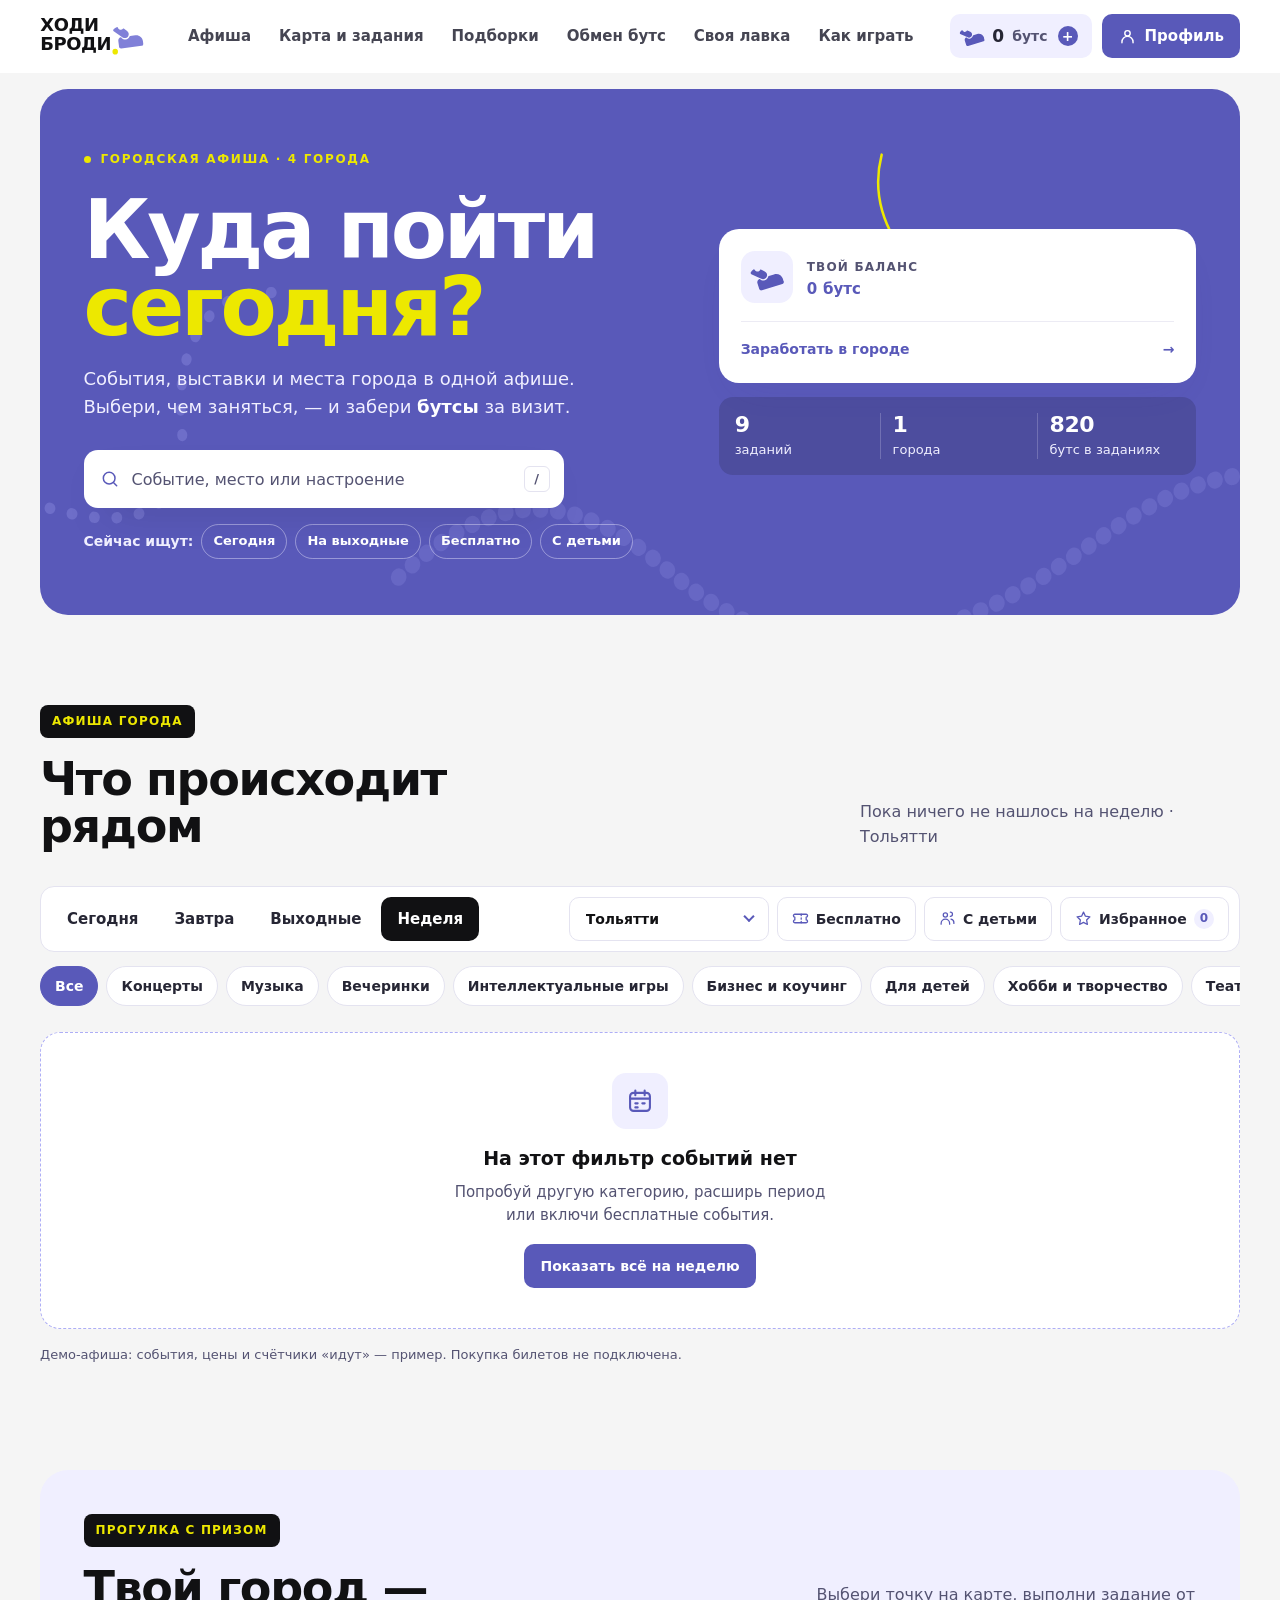
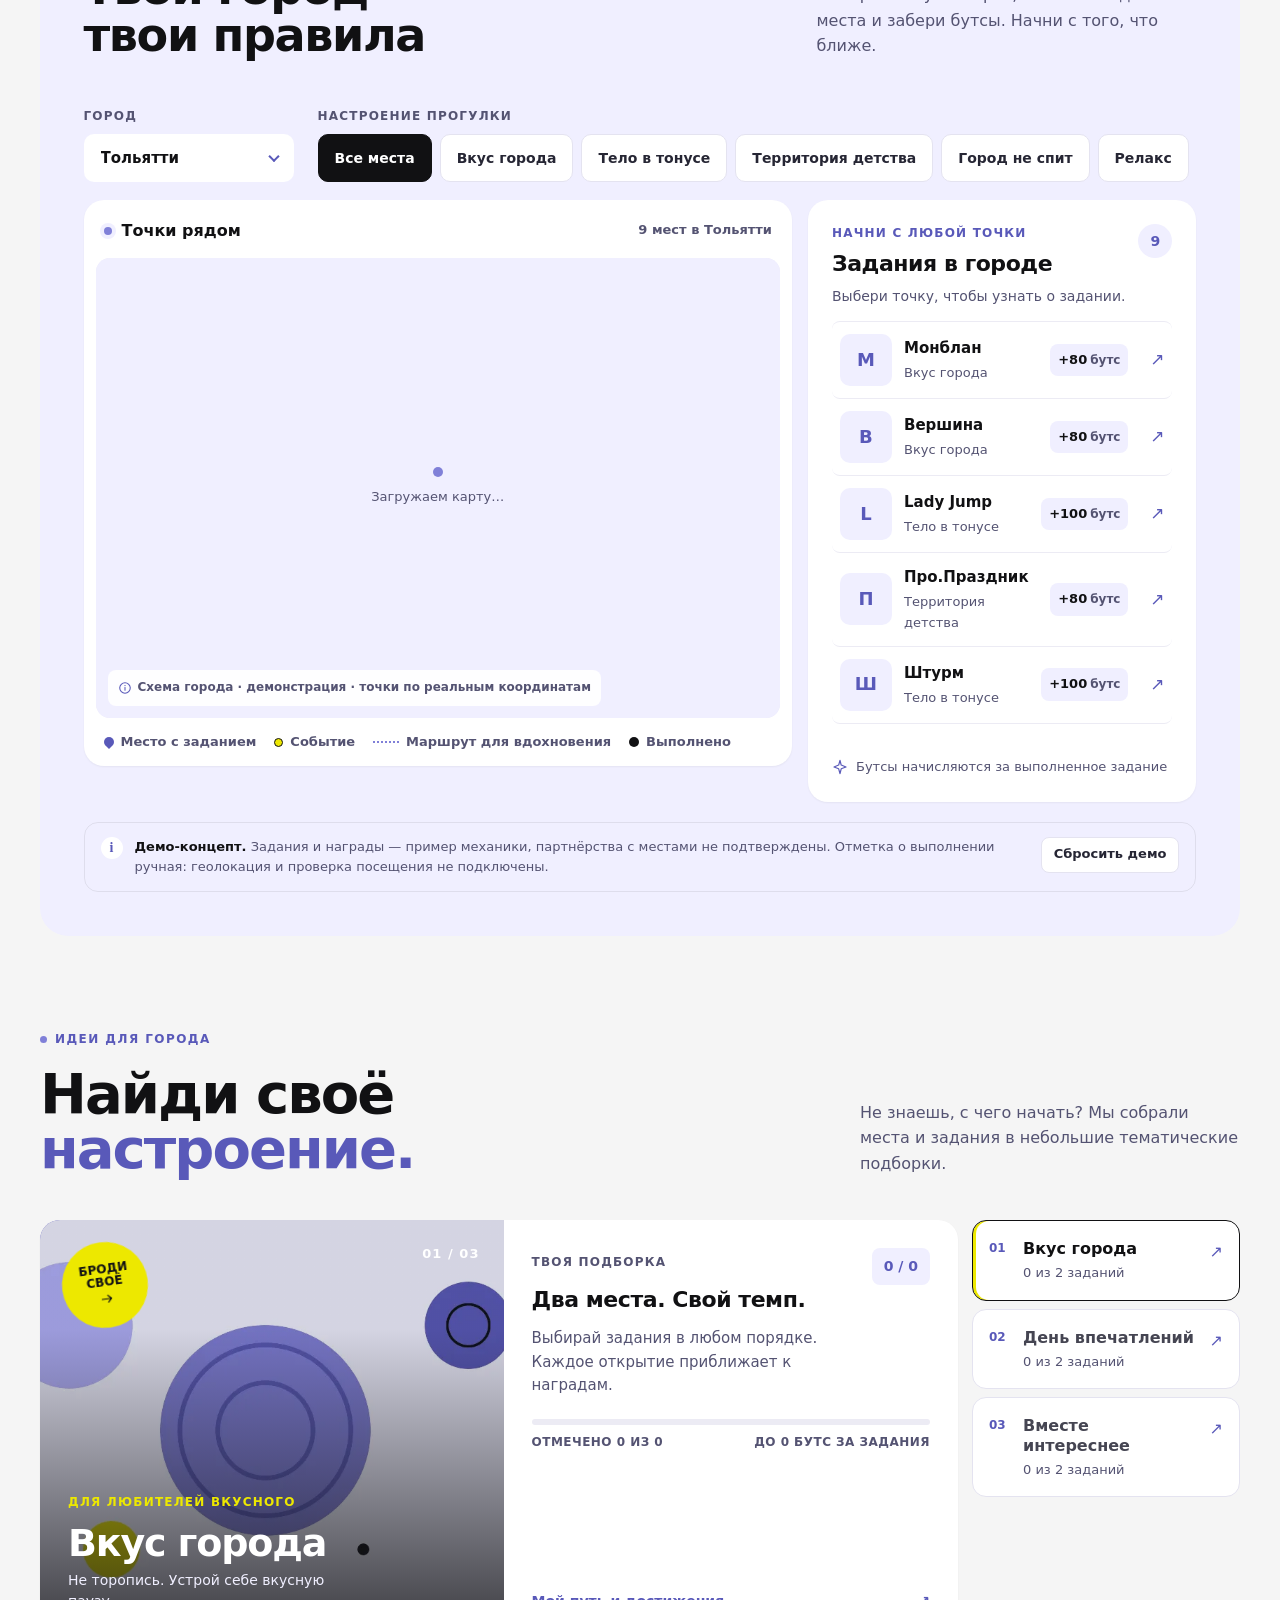
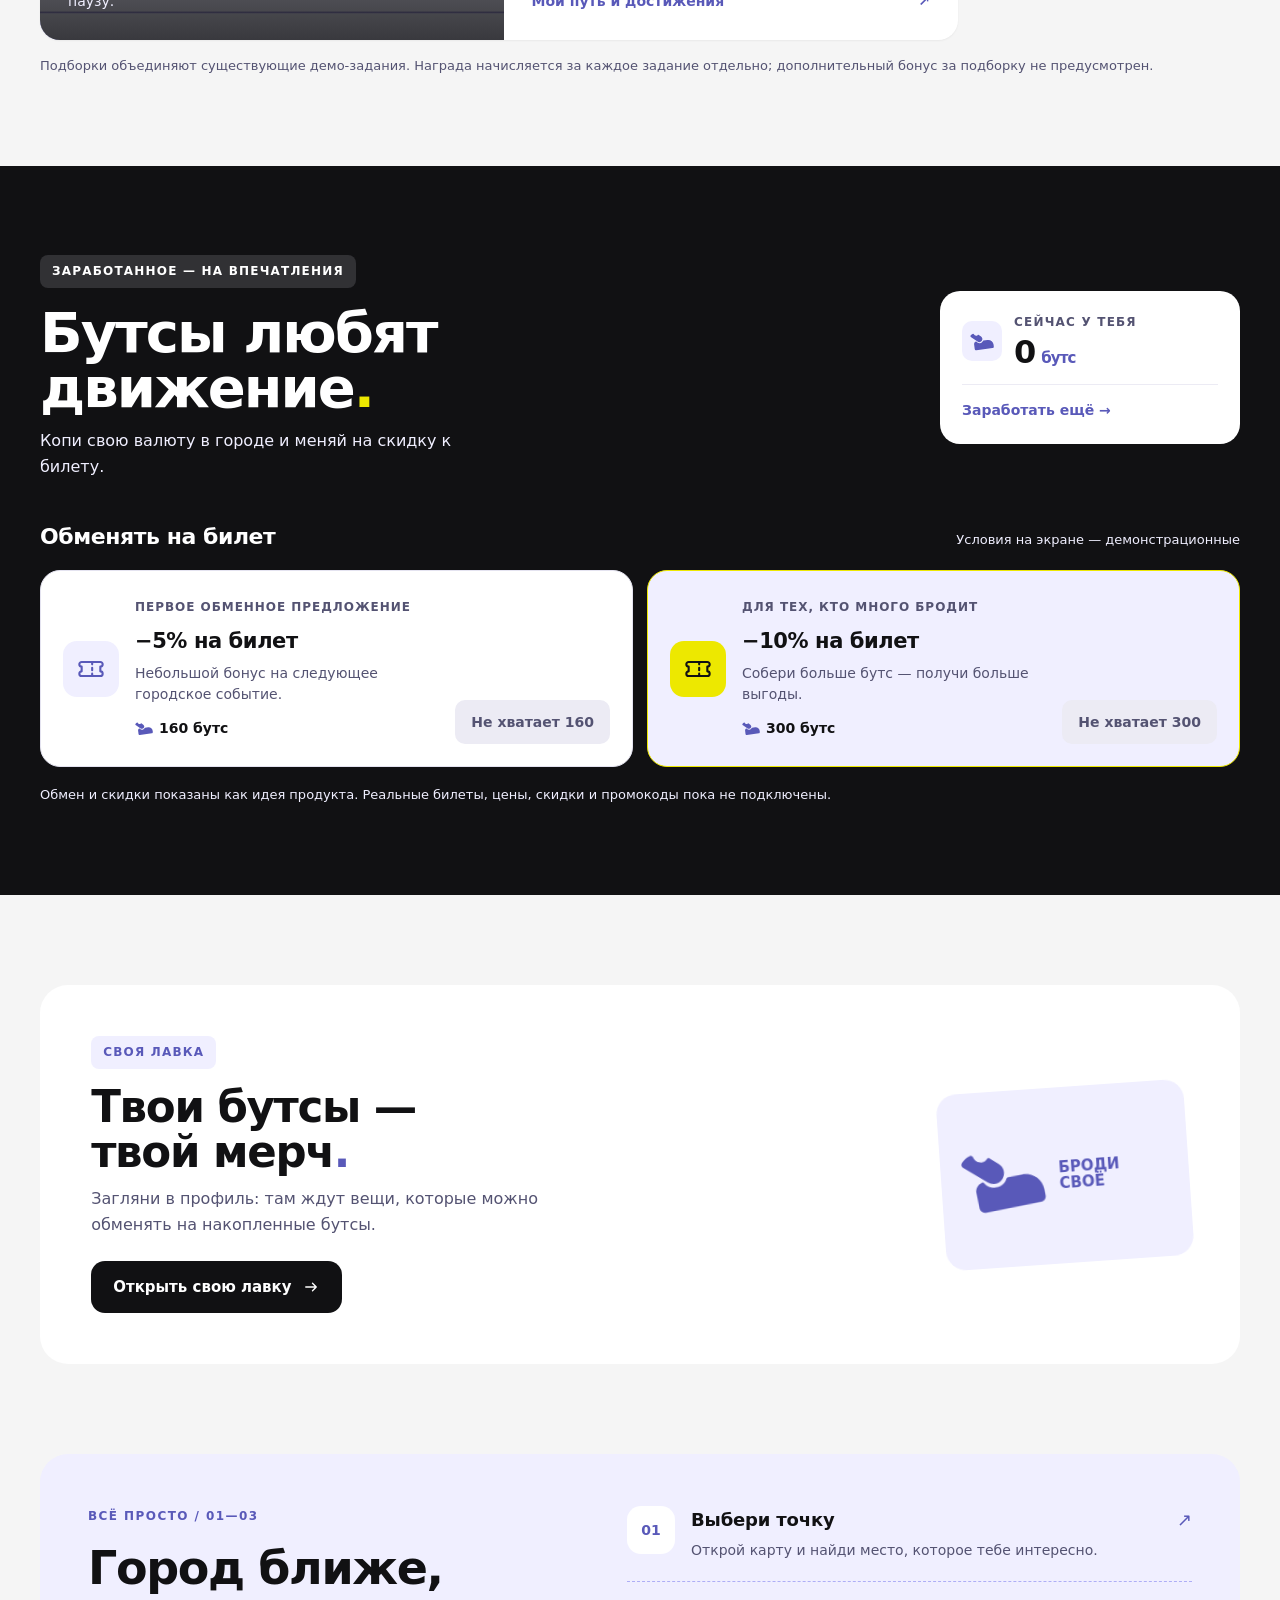
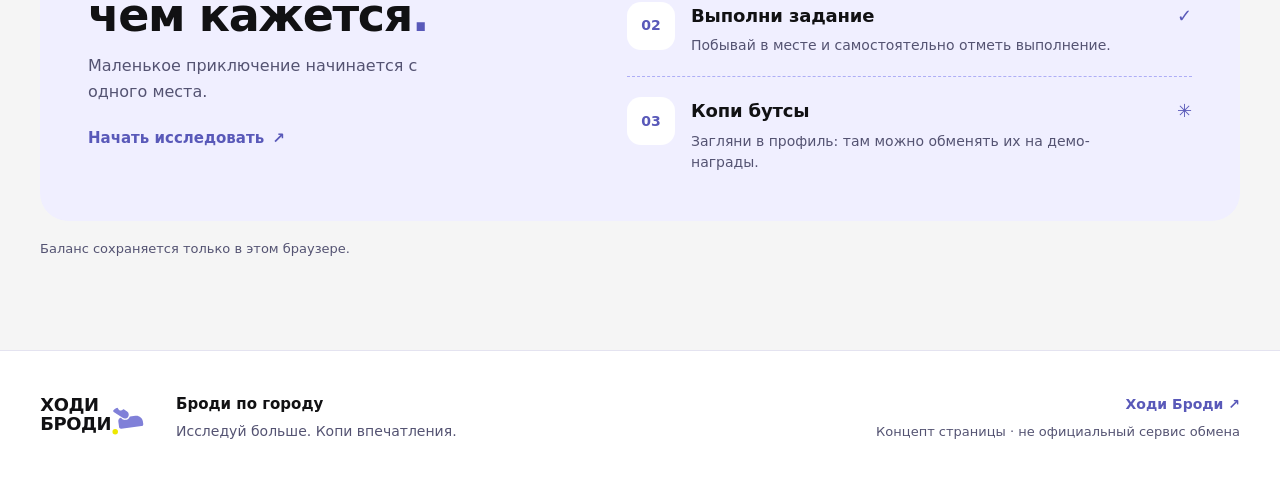
<file: index.html>
<!doctype html>
<html lang="ru">
<head>
  <meta charset="utf-8">
  <meta name="viewport" content="width=device-width, initial-scale=1">
  <meta name="theme-color" content="#8080d8">
  <link rel="icon" href="assets/favicon.svg" type="image/svg+xml">
  <meta name="description" content="Ходи Броди — городская афиша: события, выставки, лекции и места в Тольятти и Самаре. Выбери, куда пойти сегодня.">
  <title>Ходи Броди — афиша города, события и места</title>
  <link rel="stylesheet" href="styles.css?v=20261122-real">
</head>
<body>
<svg class="svg-defs" xmlns="http://www.w3.org/2000/svg" aria-hidden="true" focusable="false">
  <symbol id="i-boot" viewBox="54 0 36 29"><path d="M80.2637 12.963C84.6911 12.3858 88.7516 15.4818 89.333 19.8781L89.6928 22.5983C89.8588 23.8544 88.968 25.0065 87.703 25.1715L63.6528 28.3071C62.3878 28.4721 61.2276 27.5874 61.0615 26.3313L60.1755 19.631C59.9228 17.72 61.0679 15.9469 62.8259 15.3264C63.2352 15.182 63.6535 15.4258 63.9021 15.7796C64.9058 17.2079 66.8563 18.0412 68.9598 17.7669C71.0727 17.4914 72.7459 16.1758 73.3373 14.5283C73.4795 14.1316 73.8039 13.8053 74.2244 13.7504L80.2637 12.963Z" fill="currentColor" stroke="none"/><path d="M58.5097 3.52202C59.0923 3.30773 59.6597 3.79769 59.87 4.37812C60.0998 5.01192 60.531 5.59224 61.1423 6.0164C62.6434 7.05789 64.6616 6.76359 65.65 5.35905C65.8794 5.03309 66.3377 4.88356 66.6659 5.11133L70.6043 7.84398C72.6999 9.29798 73.2116 12.1636 71.7473 14.2444C70.283 16.3252 67.3972 16.8332 65.3016 15.3792L55.1949 8.36668C54.5332 7.90752 54.3716 7.00269 54.834 6.34558C55.7781 5.00403 57.0729 4.05053 58.5097 3.52202Z" fill="currentColor" stroke="none"/></symbol>
  <symbol id="i-pin" viewBox="0 0 24 24"><path d="M20 10c0 5-8 11-8 11S4 15 4 10a8 8 0 1 1 16 0Z"/><circle cx="12" cy="10" r="2.5"/></symbol>
  <symbol id="i-arrow" viewBox="0 0 24 24"><path d="M5 12h14m-5-5 5 5-5 5"/></symbol>
  <symbol id="i-ticket" viewBox="0 0 24 24"><path d="M4 6a2 2 0 0 0 0 4v4a2 2 0 0 0 0 4h16a2 2 0 0 0 0-4v-4a2 2 0 0 0 0-4Z"/><path d="M13 6v2m0 3v2m0 3v2"/></symbol>
  <symbol id="i-star" viewBox="0 0 24 24"><path d="m12 3 2.7 5.8 6.3.8-4.6 4.5 1.1 6.3L12 17.4l-5.5 3 1.1-6.3L3 9.6l6.3-.8L12 3Z"/></symbol>
  <symbol id="i-cup" viewBox="0 0 24 24"><path d="M4 8h12v5a6 6 0 0 1-12 0V8Zm12 1h2a3 3 0 0 1 0 6h-2M7 3v2m5-2v2M3 21h15"/></symbol>
  <symbol id="i-bolt" viewBox="0 0 24 24"><path d="m13 2-8 12h6l-1 8 9-13h-6l0-7Z"/></symbol>
  <symbol id="i-family" viewBox="0 0 24 24"><circle cx="9" cy="7" r="3"/><path d="M3 20v-1a6 6 0 0 1 12 0v1m1-11a3 3 0 1 0 0-6m1 10a5 5 0 0 1 4 5v1"/></symbol>
  <symbol id="i-bag" viewBox="0 0 48 48"><path d="M10 17h28l3 26H7l3-26Z"/><path d="M17 18v-5a7 7 0 0 1 14 0v5m-8 7v8m-5-4h10"/></symbol>
  <symbol id="i-shirt" viewBox="0 0 48 48"><path d="m15 8-10 6 5 10 5-3v21h18V21l5 3 5-10-10-6-5 5h-8l-5-5Z"/><path d="M19 13a5 5 0 0 0 10 0"/></symbol>
  <symbol id="i-spark" viewBox="0 0 24 24"><path d="m12 2 1.8 7.1L21 12l-7.2 2.7L12 22l-2-7.3L3 12l7-2.9L12 2Z"/></symbol>
  <symbol id="i-check" viewBox="0 0 24 24"><path d="m5 12 5 5L20 7"/></symbol>
  <symbol id="i-info" viewBox="0 0 24 24"><circle cx="12" cy="12" r="9"/><path d="M12 11v5"/><circle cx="12" cy="7.8" r="1.1" fill="currentColor" stroke="none"/></symbol>
  <symbol id="i-search" viewBox="0 0 24 24"><circle cx="11" cy="11" r="7"/><path d="m20 20-3.6-3.6"/></symbol>
  <symbol id="i-calendar" viewBox="0 0 24 24"><rect x="3.5" y="5" width="17" height="15.5" rx="3"/><path d="M8 3v4m8-4v4M3.5 10h17M8 14h2m4 0h2m-8 3.5h2"/></symbol>
  <symbol id="i-menu" viewBox="0 0 24 24"><path d="M4 7h16M4 12h16M4 17h10"/></symbol>
  <symbol id="i-close" viewBox="0 0 24 24"><path d="m6 6 12 12M18 6 6 18"/></symbol>
</svg>

<a class="skip-link" href="#main">Перейти к содержанию</a>

<header class="site-header">
  <div class="header-inner">
    <a class="brand" href="https://hodi-brodi.ru/" aria-label="Ходи Броди — официальный сайт">
      <img src="assets/logo.svg" alt="Ходи Броди">
      <span class="brand-word" aria-hidden="true">Ходи Броди</span>
    </a>
    <nav class="primary-nav" aria-label="Главная навигация">
      <a href="#events">Афиша</a>
      <a href="#map-section">Карта и задания</a>
      <a href="#collections">Подборки</a>
      <a href="#exchange">Обмен бутс</a>
      <a href="#shop-promo">Своя лавка</a>
      <a href="#how">Как играть</a>
    </nav>
    <div class="header-actions">
      <a class="wallet" href="profile.html#boots" aria-label="Баланс бутс в профиле">
        <svg aria-hidden="true"><use href="#i-boot"/></svg>
        <span class="wallet-value" id="header-balance">0</span>
        <span class="wallet-unit">бутс</span>
        <span class="wallet-plus" aria-hidden="true">+</span>
      </a>
      <a class="profile-link" href="profile.html" aria-label="Открыть профиль">
        <svg viewBox="0 0 24 24" aria-hidden="true"><circle cx="12" cy="8" r="3.4"/><path d="M5 20v-1.2a7 7 0 0 1 14 0V20"/></svg>
        <span>Профиль</span>
      </a>
      <button class="menu-button" type="button" aria-label="Открыть меню" aria-expanded="false" aria-controls="mobile-nav">
        <svg aria-hidden="true"><use href="#i-menu"/></svg>
      </button>
    </div>
  </div>
  <nav class="mobile-nav" id="mobile-nav" aria-label="Мобильная навигация">
    <a href="#events">Афиша</a>
    <a href="#map-section">Карта и задания</a>
    <a href="#collections">Подборки</a>
    <a href="#exchange">Обмен бутс</a>
    <a href="#shop-promo">Своя лавка</a>
    <a href="#how">Как играть</a>
    <a href="profile.html">Мой профиль</a>
  </nav>
</header>

<main id="main">
  <section class="hero" aria-labelledby="hero-title">
    <svg class="hero-route" viewBox="0 0 1440 560" preserveAspectRatio="none" aria-hidden="true">
      <path d="M-40 430c150 55 220 22 210-70s40-160 130-140"/>
      <path d="M430 520c110-90 200-100 320-10s230 105 380 45 220-170 400-140"/>
      <path class="route-accent" d="M1010 70c-18 62 24 122 100 160"/>
    </svg>
    <div class="hero-inner">
      <div class="hero-copy">
        <span class="hero-kicker">Городская афиша · 4 города</span>
        <h1 class="hero-title" id="hero-title">Куда пойти<br><em>сегодня?</em></h1>
        <p class="hero-lead">События, выставки и места города в одной афише. Выбери, чем заняться, — и забери <strong>бутсы</strong> за визит.</p>
        <form class="hero-search" id="hero-search" role="search" autocomplete="off">
          <svg class="hero-search-icon" aria-hidden="true"><use href="#i-search"/></svg>
          <label class="visually-hidden" for="search-input">Поиск событий и мест</label>
          <input id="search-input" name="q" type="search" placeholder="Событие, место или настроение" aria-describedby="search-hint"
                 role="combobox" aria-expanded="false" aria-controls="search-results" aria-autocomplete="list">
          <kbd class="hero-search-kbd" aria-hidden="true">/</kbd>
          <div class="search-panel" id="search-results" role="listbox" aria-label="Результаты поиска" hidden></div>
          <p class="visually-hidden" id="search-hint">Начните вводить название события, места или категорию. Стрелки — навигация, Enter — выбор.</p>
        </form>
        <div class="hero-quick" id="hero-quick" aria-label="Быстрые фильтры афиши">
          <span>Сейчас ищут:</span>
          <a href="#events" data-quick="today">Сегодня</a>
          <a href="#events" data-quick="weekend">На выходные</a>
          <a href="#events" data-quick="free">Бесплатно</a>
          <a href="#events" data-quick="kids">С детьми</a>
        </div>
      </div>
      <div class="hero-aside">
        <div class="balance-card">
          <div class="balance-top">
            <span class="balance-icon" aria-hidden="true"><svg><use href="#i-boot"/></svg></span>
            <div>
              <span class="balance-label">Твой баланс</span>
              <b class="balance-value"><span id="hero-balance">0</span><span>бутс</span></b>
            </div>
          </div>
          <a class="balance-link" href="#map-section">Заработать в городе <span aria-hidden="true">→</span></a>
        </div>
        <ul class="hero-facts">
          <li><b id="hero-places">5</b><span>заданий</span></li>
          <li><b id="hero-cities">4</b><span>города</span></li>
          <li><b id="hero-reward">440</b><span>бутс в заданиях</span></li>
        </ul>
      </div>
    </div>
  </section>

  <section class="events-section" id="events" aria-labelledby="events-title">
    <div class="container">
      <div class="events-head">
        <div>
          <span class="eyebrow">Афиша города</span>
          <h2 class="section-title" id="events-title">Что происходит<br>рядом</h2>
        </div>
        <p class="section-text" id="events-summary" aria-live="polite" aria-atomic="true">Собираем события на ближайшие дни. Выбирай по дате, теме и цене.</p>
      </div>

      <div class="events-controls">
        <div class="period-tabs" id="period-tabs" role="group" aria-label="Период афиши">
          <button type="button" data-period="today" aria-pressed="false">Сегодня</button>
          <button type="button" data-period="tomorrow" aria-pressed="false">Завтра</button>
          <button type="button" data-period="weekend" aria-pressed="false">Выходные</button>
          <button type="button" data-period="week" aria-pressed="true">Неделя</button>
        </div>
        <div class="events-filters">
          <label class="field field--compact">
            <span class="visually-hidden">Город афиши</span>
            <span class="select-wrap select-wrap--sm">
              <select id="events-city">
                <option>Тольятти</option>
                <option>Самара</option>
                <option>Жигулёвск</option>
                <option>Новокуйбышевск</option>
              </select>
            </span>
          </label>
          <button type="button" class="chip chip--filter" id="events-free" aria-pressed="false">
            <svg aria-hidden="true"><use href="#i-ticket"/></svg> Бесплатно
          </button>
          <button type="button" class="chip chip--filter" id="events-kids" aria-pressed="false">
            <svg aria-hidden="true"><use href="#i-family"/></svg> С детьми
          </button>
          <button type="button" class="chip chip--filter" id="events-saved" aria-pressed="false">
            <svg aria-hidden="true"><use href="#i-star"/></svg> Избранное <span id="events-saved-count">0</span>
          </button>
        </div>
      </div>

      <div class="events-catbar" id="events-categories" role="group" aria-label="Категории событий"></div>

      <div class="events-feature" id="events-feature"></div>
      <div class="events-feed" id="events-feed"></div>
      <div class="events-empty" id="events-empty" hidden></div>
      <p class="events-caption">Демо-афиша: события, цены и счётчики «идут» — пример. Покупка билетов не подключена.</p>
    </div>
  </section>

  <section class="map-section" id="map-section" aria-labelledby="map-title">
    <div class="section-head">
      <div>
        <span class="eyebrow">Прогулка с призом</span>
        <h2 class="section-title" id="map-title">Твой город — твои правила</h2>
      </div>
      <p class="section-text">Выбери точку на карте, выполни задание от места и забери бутсы. Начни с того, что ближе.</p>
    </div>

    <div class="map-toolbar">
      <label class="field">
        <span class="field-label">Город</span>
        <span class="select-wrap">
          <select id="city-select">
            <option>Тольятти</option>
            <option>Самара</option>
            <option>Жигулёвск</option>
            <option>Новокуйбышевск</option>
          </select>
        </span>
      </label>
      <div class="chips-field">
        <span class="field-label" id="filters-label">Настроение прогулки</span>
        <div class="chips" id="category-filters" role="group" aria-labelledby="filters-label"></div>
      </div>
    </div>

    <div class="map-layout">
      <div class="card map-card">
        <div class="map-card-head">
          <div class="map-card-title"><span class="live-dot" aria-hidden="true"></span> Точки рядом</div>
          <span class="map-card-meta" id="place-count">5 мест в Тольятти</span>
        </div>
        <div class="city-map" id="city-map">
          <div class="map-scheme" id="map-scheme" aria-hidden="true"></div>
          <div class="map-markers" id="map-markers" role="application"
               aria-label="Схема города: выберите метку, чтобы открыть информацию о месте"></div>
          <div class="map-loading" id="map-loading">
            <span class="map-loading-dot" aria-hidden="true"></span>
            Загружаем карту…
          </div>
          <div id="map-empty" class="map-empty" hidden>
            <span class="map-empty-icon" aria-hidden="true"><svg><use href="#i-pin"/></svg></span>
            <b>Пока тут тихо</b>
            <p>В этом городе точек ещё нет. Загляни в Тольятти — там есть места.</p>
            <button id="back-to-city" class="btn btn--sm btn--purple" type="button">Выбрать Тольятти</button>
          </div>
          <div class="map-note"><svg aria-hidden="true"><use href="#i-info"/></svg> Схема города · демонстрация · точки по реальным координатам</div>
        </div>
        <div class="map-legend">
          <span><i class="legend-pin" aria-hidden="true"></i> Место с заданием</span>
          <span><i class="legend-event" aria-hidden="true"></i> Событие</span>
          <span><i class="legend-route" aria-hidden="true"></i> Маршрут для вдохновения</span>
          <span><i class="legend-done" aria-hidden="true"></i> Выполнено</span>
        </div>
      </div>

      <aside class="card task-panel" id="task-panel" aria-labelledby="task-panel-title">
        <div class="task-panel-head">
          <div>
            <span class="panel-label">Начни с любой точки</span>
            <h3 id="task-panel-title">Задания в городе</h3>
          </div>
          <span class="task-count" id="task-count">5</span>
        </div>
        <p class="task-panel-intro">Выбери точку, чтобы узнать о задании.</p>
        <div class="task-list" id="task-list"></div>
        <div class="task-detail" id="task-detail" hidden></div>
        <div class="task-panel-foot"><svg aria-hidden="true"><use href="#i-spark"/></svg> Бутсы начисляются за выполненное задание</div>
      </aside>
    </div>

    <div class="demo-note">
      <span class="demo-note-icon" aria-hidden="true">i</span>
      <p><b>Демо-концепт.</b> Задания и награды — пример механики, партнёрства с местами не подтверждены. Отметка о выполнении ручная: геолокация и проверка посещения не подключены.</p>
      <button id="reset-demo" class="reset-demo" type="button">Сбросить демо</button>
    </div>
  </section>

  <section class="collections-section" id="collections" aria-labelledby="collections-title">
    <div class="container">
      <div class="collections-heading">
        <div>
          <span class="collections-kicker">Идеи для города</span>
          <h2 id="collections-title">Найди своё<br><em>настроение.</em></h2>
        </div>
        <p class="section-text">Не знаешь, с чего начать? Мы собрали места и задания в небольшие тематические подборки.</p>
      </div>
      <div id="collections-app" class="collections-app"></div>
      <p class="collections-caption">Подборки объединяют существующие демо-задания. Награда начисляется за каждое задание отдельно; дополнительный бонус за подборку не предусмотрен.</p>
    </div>
  </section>

  <section class="exchange-section" id="exchange" aria-labelledby="exchange-title">
    <div class="container">
      <div class="exchange-top">
        <div>
          <span class="eyebrow eyebrow--ghost">Заработанное — на впечатления</span>
          <h2 class="exchange-title" id="exchange-title">Бутсы любят<br>движение<span>.</span></h2>
          <p class="section-text section-text--light">Копи свою валюту в городе и меняй на скидку к билету.</p>
        </div>
        <div class="exchange-balance">
          <div class="exchange-balance-head">
            <svg aria-hidden="true"><use href="#i-boot"/></svg>
            <div>
              <small>Сейчас у тебя</small>
              <b><span id="exchange-balance">0</span> <i>бутс</i></b>
            </div>
          </div>
          <a href="#map-section">Заработать ещё →</a>
        </div>
      </div>
      <div class="offer-heading">
        <h3>Обменять на билет</h3>
        <span>Условия на экране — демонстрационные</span>
      </div>
      <div id="offer-grid" class="offer-grid"></div>
      <p class="exchange-note">Обмен и скидки показаны как идея продукта. Реальные билеты, цены, скидки и промокоды пока не подключены.</p>
    </div>
  </section>

  <section class="shop-promo" id="shop-promo" aria-labelledby="shop-promo-title">
    <div>
      <span class="eyebrow eyebrow--light">Своя лавка</span>
      <h2 id="shop-promo-title">Твои бутсы —<br>твой мерч<span>.</span></h2>
      <p>Загляни в профиль: там ждут вещи, которые можно обменять на накопленные бутсы.</p>
      <a class="btn btn--dark" href="profile.html#shop">Открыть свою лавку <svg aria-hidden="true"><use href="#i-arrow"/></svg></a>
    </div>
    <div class="shop-promo-art" aria-hidden="true">
      <svg><use href="#i-boot"/></svg>
      <span>БРОДИ<br>СВОЁ</span>
    </div>
  </section>

  <section class="how-section" id="how" aria-labelledby="how-title">
    <div class="container">
      <div class="how-panel">
        <div class="how-intro">
          <span class="how-kicker">Всё просто / 01—03</span>
          <h2 id="how-title">Город ближе,<br>чем кажется<span>.</span></h2>
          <p>Маленькое приключение начинается с одного места.</p>
          <a class="link-arrow" href="#map-section">Начать исследовать <span aria-hidden="true">↗</span></a>
        </div>
        <ol class="how-steps">
          <li class="how-step">
            <span class="how-number" aria-hidden="true">01</span>
            <div>
              <h3>Выбери точку</h3>
              <p>Открой карту и найди место, которое тебе интересно.</p>
            </div>
            <span class="how-symbol" aria-hidden="true">↗</span>
          </li>
          <li class="how-step">
            <span class="how-number" aria-hidden="true">02</span>
            <div>
              <h3>Выполни задание</h3>
              <p>Побывай в месте и самостоятельно отметь выполнение.</p>
            </div>
            <span class="how-symbol" aria-hidden="true">✓</span>
          </li>
          <li class="how-step">
            <span class="how-number" aria-hidden="true">03</span>
            <div>
              <h3>Копи бутсы</h3>
              <p>Загляни в профиль: там можно обменять их на демо-награды.</p>
            </div>
            <span class="how-symbol" aria-hidden="true">✳</span>
          </li>
        </ol>
      </div>
      <p class="how-note">Баланс сохраняется только в этом браузере.</p>
    </div>
  </section>
</main>

<footer class="site-footer">
  <div class="container footer-inner">
    <a class="brand footer-brand" href="https://hodi-brodi.ru/">
      <img src="assets/logo.svg" alt="Ходи Броди">
      <span class="brand-word" aria-hidden="true">Ходи Броди</span>
    </a>
    <div class="footer-copy">
      <b>Броди по городу</b>
      <span>Исследуй больше. Копи впечатления.</span>
    </div>
    <div class="footer-note">
      <a href="https://hodi-brodi.ru/" target="_blank" rel="noopener noreferrer">Ходи Броди ↗</a>
      <span>Концепт страницы · не официальный сервис обмена</span>
    </div>
  </div>
</footer>

<div class="toast" id="toast" role="status" aria-live="polite"></div>
<script src="eventsData.js?v=20261122-real"></script>
<script src="data.js?v=20261122-real"></script>
<script src="app.js?v=20261122-real"></script>
<script src="map.js?v=20261123-scheme"></script>
</body>
</html>
</file>
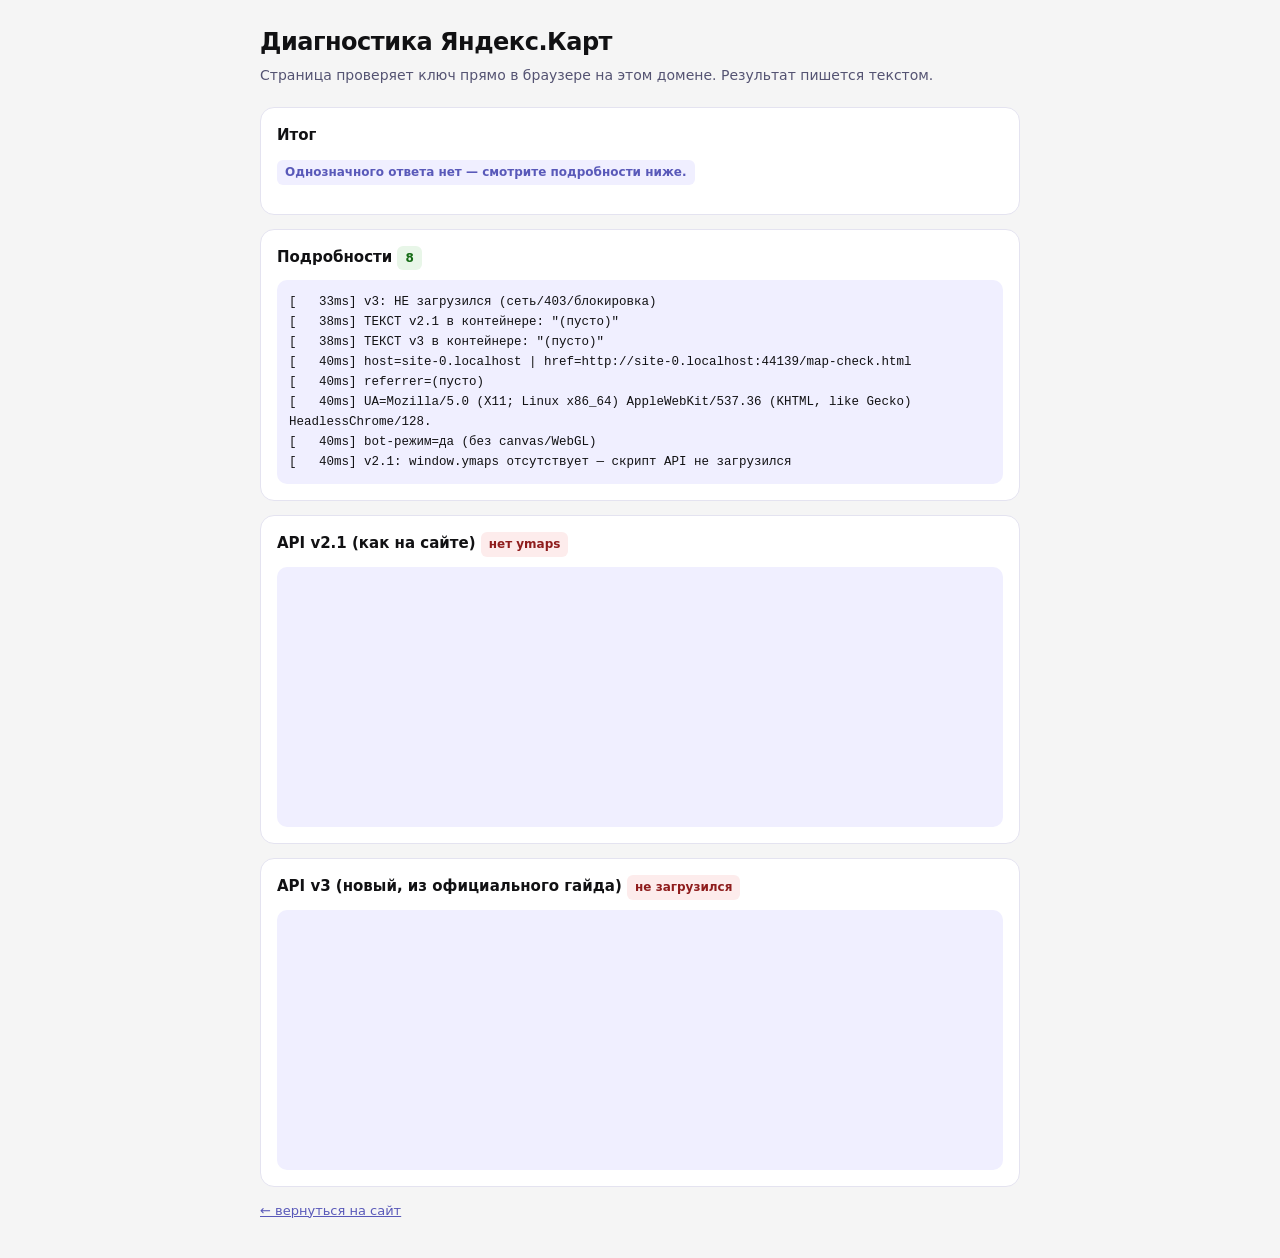
<file: map-check.html>
<!doctype html>
<html lang="ru">
<head>
  <meta charset="utf-8">
  <meta name="viewport" content="width=device-width, initial-scale=1">
  <title>Диагностика Яндекс.Карт — Ходи Броди</title>
  <link rel="icon" href="assets/favicon.svg" type="image/svg+xml">
  <style>
    :root {
      --ink: #111113; --muted: #545372; --pale: #f0efff;
      --purple: #8080d8; --purple-ink: #5959b9; --yellow: #ede800;
      --line: #e4e3f0; --white: #fff;
    }
    * { box-sizing: border-box; }
    body {
      margin: 0; padding: 24px;
      background: #f5f5f5; color: var(--ink);
      font: 400 15px/1.55 Inter, "Segoe UI", system-ui, -apple-system, Arial, sans-serif;
    }
    main { max-width: 760px; margin: 0 auto; }
    h1 { font-size: 24px; font-weight: 900; letter-spacing: -0.02em; margin: 0 0 4px; }
    .lead { color: var(--muted); font-size: 14px; margin: 0 0 20px; }
    .card {
      background: var(--white); border: 1px solid var(--line);
      border-radius: 14px; padding: 16px; margin-bottom: 14px;
    }
    .card h2 { font-size: 15px; font-weight: 800; margin: 0 0 10px; }
    #verdict { font-size: 17px; font-weight: 900; }
    pre {
      margin: 0; padding: 12px; border-radius: 10px; background: var(--pale);
      font: 500 12.5px/1.6 ui-monospace, SFMono-Regular, Menlo, monospace;
      white-space: pre-wrap; word-break: break-word;
    }
    .box { position: relative; height: 260px; border-radius: 10px; overflow: hidden; background: var(--pale); }
    #map, #map3 { position: absolute; inset: 0; }
    .tag { display: inline-block; padding: 3px 8px; border-radius: 6px; font-size: 12px; font-weight: 800; }
    .tag--ok { background: #e8f6e8; color: #146b14; }
    .tag--bad { background: #fdecec; color: #8f1d1d; }
    .tag--wait { background: var(--pale); color: var(--purple-ink); }
    .note { color: var(--muted); font-size: 13px; margin-top: 10px; }
    a { color: var(--purple-ink); }
  </style>
</head>
<body>
<main>
  <h1>Диагностика Яндекс.Карт</h1>
  <p class="lead">Страница проверяет ключ прямо в браузере на этом домене. Результат пишется текстом.</p>

  <div class="card">
    <h2>Итог</h2>
    <div id="verdict"><span class="tag tag--wait">Проверяю…</span></div>
    <p class="note" id="host-line"></p>
  </div>

  <div class="card">
    <h2>Подробности <span id="log-status" class="tag tag--wait">0</span></h2>
    <pre id="log">запуск…</pre>
  </div>

  <div class="card">
    <h2>API v2.1 (как на сайте) <span id="s2" class="tag tag--wait">ждём</span></h2>
    <div class="box"><div id="map"></div></div>
  </div>

  <div class="card">
    <h2>API v3 (новый, из официального гайда) <span id="s3" class="tag tag--wait">ждём</span></h2>
    <div class="box"><div id="map3"></div></div>
  </div>

  <p class="note"><a href="index.html">← вернуться на сайт</a></p>
</main>

<script>
/* Диагностика: собираем текстовый отчёт, чтобы его можно было прочитать
   без браузера. Ничего не отправляем наружу. */
var KEY = 'ac0dd8aa-6124-4239-89b1-31db39165c0a';
var found = [];
var isFetchBot = /HeadlessChrome|Electron|node|jsdom/i.test(navigator.userAgent || '');
var startedAt = Date.now();
var results = {};

function log(msg) {
  found.push('[' + String(Date.now() - startedAt).padStart(5, ' ') + 'ms] ' + msg);
  var node = document.getElementById('log');
  if (node) node.textContent = found.join('\n');
  var st = document.getElementById('log-status');
  if (st) { st.textContent = String(found.length); st.className = 'tag tag--ok'; }
}

function setTag(id, text, kind) {
  var el = document.getElementById(id);
  if (el) { el.textContent = text; el.className = 'tag tag--' + kind; }
}

function scanText() {
  var parts = [];
  for (var i = 0; i < found.length; i++) parts.push(found[i]);
  results.scan = parts.join('\n');
}

/* Текст, который API выводит в контейнер: «Ключ API недействителен» и т.п. */
function containerText(id) {
  var node = document.getElementById(id);
  if (!node) return '';
  return (node.innerText || node.textContent || '').replace(/\s+/g, ' ').trim();
}

/* ── v2.1 ───────────────────────────────────────────────────────────── */
window.addEventListener('load', function () {
  log('host=' + location.hostname + ' | href=' + location.href.split('?')[0]);
  log('referrer=' + (document.referrer || '(пусто)'));
  log('UA=' + navigator.userAgent.slice(0, 90));
  log('bot-режим=' + (isFetchBot ? 'да (без canvas/WebGL)' : 'нет'));

  if (!window.ymaps) {
    log('v2.1: window.ymaps отсутствует — скрипт API не загрузился');
    setTag('s2', 'нет ymaps', 'bad');
  } else {
    log('v2.1: window.ymaps есть');
    var settled = false;
    var guard = setTimeout(function () {
      if (settled) return;
      settled = true;
      var t = containerText('map');
      log('v2.1: ready() НЕ вызван за 15 с. Текст контейнера: "' + (t || '(пусто)') + '"');
      setTag('s2', 'ready() не пришёл', 'bad');
      finish();
    }, 15000);

    try {
      window.ymaps.ready(function () {
        if (settled) return;
        log('v2.1: ready() вызван');
        try {
          var map = new window.ymaps.Map(document.getElementById('map'), {
            center: [53.5135, 49.3181], zoom: 12,
            controls: ['zoomControl']
          }, { suppressMapOpenBlock: true, yandexMapDisablePoiInteractivity: true });
          log('v2.1: new ymaps.Map() прошёл без исключения');
          try {
            map.geoObjects.add(new window.ymaps.Placemark([53.5135, 49.3181], {}, {}));
            log('v2.1: метка добавлена');
          } catch (e) { log('v2.1: метка упала: ' + e.message); }
          setTag('s2', 'карта создана', 'ok');
          settled = true;
          clearTimeout(guard);
          setTimeout(finish, 2500);
        } catch (e) {
          log('v2.1: new ymaps.Map() БРОСИЛ: ' + e.message);
          setTag('s2', 'исключение', 'bad');
          settled = true;
          clearTimeout(guard);
          setTimeout(finish, 1200);
        }
      });
    } catch (e) {
      log('v2.1: ymaps.ready упал: ' + e.message);
      setTag('s2', 'ready упал', 'bad');
    }
  }
});

/* ── v3 ─────────────────────────────────────────────────────────────── */
(function () {
  var s = document.createElement('script');
  s.src = 'https://api-maps.yandex.ru/v3/?apikey=' + encodeURIComponent(KEY) + '&lang=ru_RU';
  s.async = true;
  s.onload = function () {
    log('v3: скрипт загрузился, ymaps3=' + (typeof window.ymaps3));
    if (!window.ymaps3) { setTag('s3', 'нет ymaps3', 'bad'); return; }
    Promise.resolve(window.ymaps3.ready).then(function () {
      log('v3: ymaps3.ready разрешён');
      try {
        var YMap = window.ymaps3.YMap;
        var Layer = window.ymaps3.YMapDefaultSchemeLayer;
        if (!YMap || !Layer) { log('v3: компоненты отсутствуют'); setTag('s3', 'нет компонентов', 'bad'); return; }
        var m3 = new YMap(document.getElementById('map3'), {
          location: { center: [49.3181, 53.5135], zoom: 12 }
        });
        m3.addChild(new Layer());
        log('v3: карта создана');
        setTag('s3', 'карта создана', 'ok');
      } catch (e) {
        log('v3: ошибка создания: ' + e.message);
        setTag('s3', 'исключение', 'bad');
      }
    }, function (e) {
      log('v3: ymaps3.ready отклонён: ' + (e && e.message ? e.message : e));
      setTag('s3', 'ready отклонён', 'bad');
    });
  };
  s.onerror = function () {
    log('v3: НЕ загрузился (сеть/403/блокировка)');
    setTag('s3', 'не загрузился', 'bad');
    finish();
  };
  document.head.appendChild(s);
})();

/* ── Итог ───────────────────────────────────────────────────────────── */
var finished = false;
function finish() {
  if (finished) return;
  finished = true;

  var t2 = containerText('map');
  var t3 = containerText('map3');
  log('ТЕКСТ v2.1 в контейнере: "' + (t2 || '(пусто)') + '"');
  log('ТЕКСТ v3 в контейнере: "' + (t3 || '(пусто)') + '"');

  var all = found.join('\n') + '\n' + t2 + '\n' + t3;
  var verdict, kind;

  if (/недействителен|invalid|недейст/i.test(all)) {
    verdict = 'Ключ отклонён по Referer. Домен ' + location.hostname +
      ' нужно добавить в кабинете и подождать 15 минут.';
    kind = 'bad';
  } else if (/v2\.1: карта создана/.test(all) && /v3: карта создана/.test(all)) {
    verdict = 'Оба API приняли ключ. Карта рабочая.';
    kind = 'ok';
  } else if (/v2\.1: карта создана/.test(all)) {
    verdict = 'API v2.1 принял ключ и создал карту. Проблема была только в отображении.';
    kind = 'ok';
  } else if (/v3: карта создана/.test(all)) {
    verdict = 'API v3 принял ключ, а v2.1 — нет. Нужен переход на v3.';
    kind = 'wait';
  } else if (/v2\.1: ready\(\) НЕ вызван/.test(all) && !t2) {
    verdict = 'Готово: карта создана, но браузер не отрисовал её (нет canvas). ' +
      'Это ограничение проверки, а не ошибка сайта.';
    kind = 'wait';
  } else {
    verdict = 'Однозначного ответа нет — смотрите подробности ниже.';
    kind = 'wait';
  }

  var v = document.getElementById('verdict');
  if (v) v.innerHTML = '<span class="tag tag--' + kind + '">' + verdict + '</span>';

  document.title = 'CHECK: ' + verdict.slice(0, 60);

  scanText();
  results.verdict = verdict;
  window.__MAP_CHECK__ = results;
}
window.__finish = finish;

/* Страховка: отчёт всегда появляется, даже если API молчит. */
setTimeout(finish, 22000);
</script>
</body>
</html>
</file>
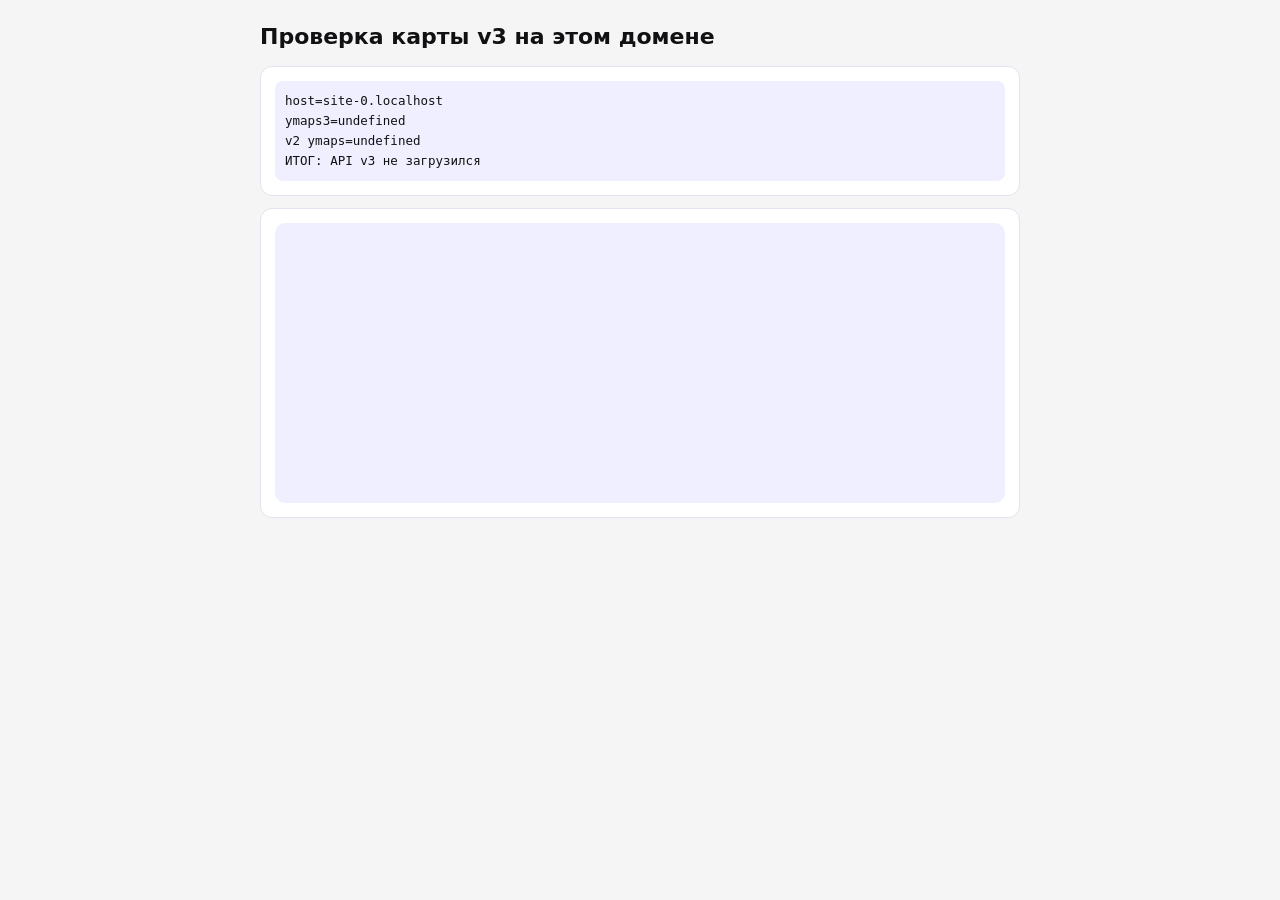
<file: map-v3-check.html>
<!doctype html>
<html lang="ru">
<head>
  <meta charset="utf-8">
  <meta name="viewport" content="width=device-width, initial-scale=1">
  <title>Проверка карты v3 — Ходи Броди</title>
  <style>
    :root { --ink:#111113; --muted:#545372; --pale:#f0efff; --line:#e4e3f0; --white:#fff; --purple-ink:#5959b9; }
    * { box-sizing: border-box; }
    body { margin:0; padding:20px; background:#f5f5f5; color:var(--ink);
           font:400 15px/1.55 Inter,system-ui,Arial,sans-serif; }
    main { max-width:760px; margin:0 auto; }
    h1 { font-size:22px; font-weight:900; margin:0 0 12px; }
    .card { background:var(--white); border:1px solid var(--line); border-radius:12px;
            padding:14px; margin-bottom:12px; }
    pre { margin:0; padding:10px; border-radius:8px; background:var(--pale);
          font:500 12.5px/1.6 ui-monospace,Menlo,monospace; white-space:pre-wrap; word-break:break-word; }
    .ok { color:#146b14; font-weight:800; }
    .bad { color:#8f1d1d; font-weight:800; }
    .box { position:relative; height:280px; border-radius:10px; overflow:hidden; background:var(--pale); }
    #yandex-map { position:absolute; inset:0; }
  </style>
</head>
<body>
<main>
  <h1>Проверка карты v3 на этом домене</h1>
  <div class="card"><pre id="log">запуск…</pre></div>
  <div class="card"><div class="box"><div id="yandex-map"></div></div></div>
</main>

<script src="https://api-maps.yandex.ru/v3/?apikey=ac0dd8aa-6124-4239-89b1-31db39165c0a&lang=ru_RU"></script>
<script>
/* Проверяем то, что нельзя увидеть в canvas: поднялся ли API v3,
   создалась ли карта, добавились ли слои и метки. Всё пишем текстом. */
var out = [];
function log(m) {
  out.push(m);
  document.getElementById('log').textContent = out.join('\n');
}

window.addEventListener('load', function () {
  log('host=' + location.hostname);
  log('ymaps3=' + (typeof window.ymaps3));
  log('v2 ymaps=' + (typeof window.ymaps));

  if (!window.ymaps3) { log('ИТОГ: API v3 не загрузился'); document.title='CHECK: NO V3'; return; }

  var t0 = Date.now();
  window.ymaps3.ready.then(function () {
    log('ready разрешён за ' + (Date.now() - t0) + ' мс');
    try {
      var y = window.ymaps3;
      var map = new y.YMap(document.getElementById('yandex-map'), {
        location: { center: [49.3181, 53.5135], zoom: 12 }
      });
      log('YMap создан');
      map.addChild(new y.YMapDefaultSchemeLayer({ theme: 'light' }));
      log('слой схемы добавлен');
      map.addChild(new y.YMapFeatureDataSource({ id: 'brodi-source' }));
      map.addChild(new y.YMapLayer({ source: 'brodi-source', type: 'markers', zIndex: 1800 }));
      log('слои маркеров добавлены');

      var el = document.createElement('div');
      el.style.cssText = 'width:20px;height:20px;border-radius:50%;background:#5959b9;border:2px solid #fff';
      map.addChild(new y.YMapMarker({ coordinates: [49.3197, 53.5034], source: 'brodi-source' }, el));
      log('метка добавлена');

      setTimeout(function () {
        var kids = (map.children || []).length;
        log('детей у карты: ' + kids);
        log('canvas/div внутри контейнера: ' + document.getElementById('yandex-map').querySelectorAll('*').length);
        log('ИТОГ: КАРТА v3 РАБОТАЕТ');
        document.title = 'CHECK: V3 OK';
      }, 1500);
    } catch (e) {
      log('ОШИБКА: ' + e.message);
      log('ИТОГ: исключение при создании');
      document.title = 'CHECK: V3 ERROR ' + e.message.slice(0, 40);
    }
  }, function (e) {
    log('ready отклонён: ' + (e && e.message ? e.message : e));
    log('ИТОГ: ready отклонён');
    document.title = 'CHECK: V3 REJECTED';
  });
});
</script>
</body>
</html>
</file>
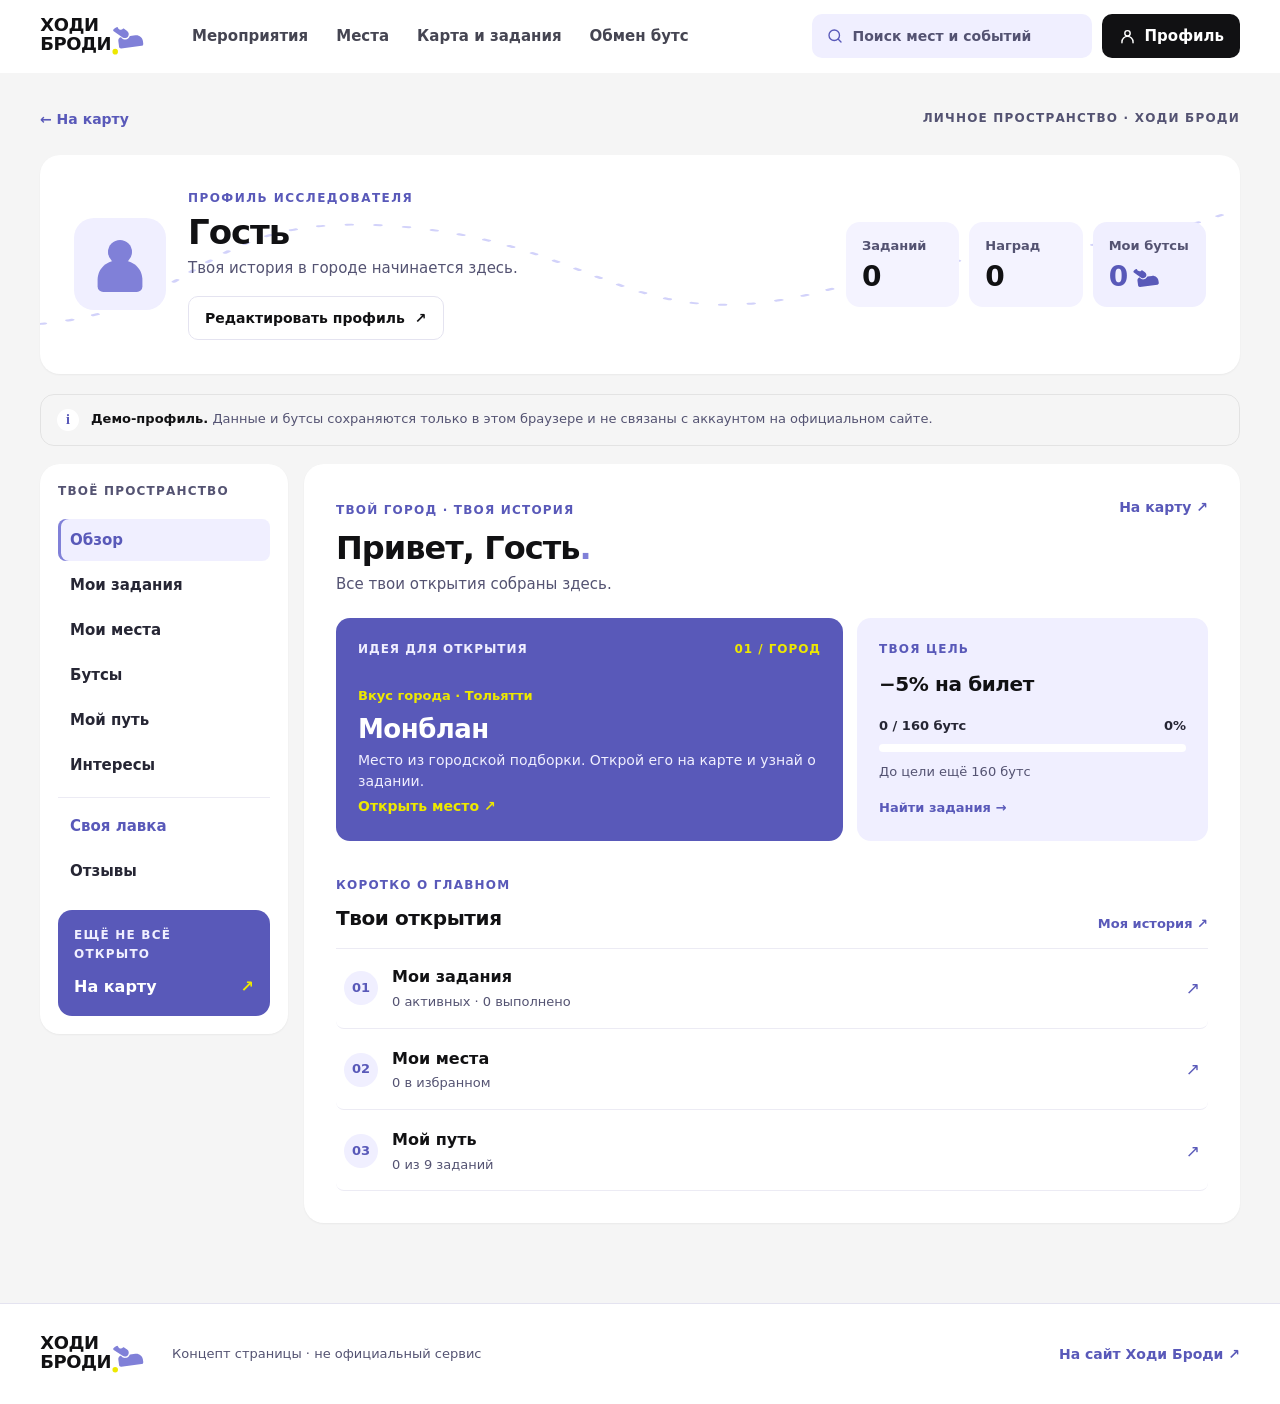
<file: profile.html>
<!doctype html>
<html lang="ru">
<head>
  <meta charset="utf-8">
  <meta name="viewport" content="width=device-width, initial-scale=1">
  <meta name="theme-color" content="#8080d8">
  <link rel="icon" href="assets/favicon.svg" type="image/svg+xml">
  <meta name="description" content="Личный профиль Ходи Броди: задания, избранные места, бутсы, достижения и своя лавка.">
  <title>Мой профиль — Ходи Броди</title>
  <link rel="stylesheet" href="styles.css?v=20261122-real">
  <link rel="stylesheet" href="profile.css?v=20261122-real">
</head>
<body class="profile-page">
<svg class="svg-defs" xmlns="http://www.w3.org/2000/svg" aria-hidden="true" focusable="false">
  <symbol id="i-boot" viewBox="54 0 36 29"><path d="M80.2637 12.963C84.6911 12.3858 88.7516 15.4818 89.333 19.8781L89.6928 22.5983C89.8588 23.8544 88.968 25.0065 87.703 25.1715L63.6528 28.3071C62.3878 28.4721 61.2276 27.5874 61.0615 26.3313L60.1755 19.631C59.9228 17.72 61.0679 15.9469 62.8259 15.3264C63.2352 15.182 63.6535 15.4258 63.9021 15.7796C64.9058 17.2079 66.8563 18.0412 68.9598 17.7669C71.0727 17.4914 72.7459 16.1758 73.3373 14.5283C73.4795 14.1316 73.8039 13.8053 74.2244 13.7504L80.2637 12.963Z" fill="currentColor" stroke="none"/><path d="M58.5097 3.52202C59.0923 3.30773 59.6597 3.79769 59.87 4.37812C60.0998 5.01192 60.531 5.59224 61.1423 6.0164C62.6434 7.05789 64.6616 6.76359 65.65 5.35905C65.8794 5.03309 66.3377 4.88356 66.6659 5.11133L70.6043 7.84398C72.6999 9.29798 73.2116 12.1636 71.7473 14.2444C70.283 16.3252 67.3972 16.8332 65.3016 15.3792L55.1949 8.36668C54.5332 7.90752 54.3716 7.00269 54.834 6.34558C55.7781 5.00403 57.0729 4.05053 58.5097 3.52202Z" fill="currentColor" stroke="none"/></symbol>
  <symbol id="i-pin" viewBox="0 0 24 24"><path d="M20 10c0 5-8 11-8 11S4 15 4 10a8 8 0 1 1 16 0Z"/><circle cx="12" cy="10" r="2.5"/></symbol>
  <symbol id="i-arrow" viewBox="0 0 24 24"><path d="M5 12h14m-5-5 5 5-5 5"/></symbol>
  <symbol id="i-ticket" viewBox="0 0 24 24"><path d="M4 6a2 2 0 0 0 0 4v4a2 2 0 0 0 0 4h16a2 2 0 0 0 0-4v-4a2 2 0 0 0 0-4Z"/><path d="M13 6v2m0 3v2m0 3v2"/></symbol>
  <symbol id="i-star" viewBox="0 0 24 24"><path d="m12 3 2.7 5.8 6.3.8-4.6 4.5 1.1 6.3L12 17.4l-5.5 3 1.1-6.3L3 9.6l6.3-.8L12 3Z"/></symbol>
  <symbol id="i-cup" viewBox="0 0 24 24"><path d="M4 8h12v5a6 6 0 0 1-12 0V8Zm12 1h2a3 3 0 0 1 0 6h-2M7 3v2m5-2v2M3 21h15"/></symbol>
  <symbol id="i-bolt" viewBox="0 0 24 24"><path d="m13 2-8 12h6l-1 8 9-13h-6l0-7Z"/></symbol>
  <symbol id="i-family" viewBox="0 0 24 24"><circle cx="9" cy="7" r="3"/><path d="M3 20v-1a6 6 0 0 1 12 0v1m1-11a3 3 0 1 0 0-6m1 10a5 5 0 0 1 4 5v1"/></symbol>
  <symbol id="i-bag" viewBox="0 0 48 48"><path d="M10 17h28l3 26H7l3-26Z"/><path d="M17 18v-5a7 7 0 0 1 14 0v5m-8 7v8m-5-4h10"/></symbol>
  <symbol id="i-shirt" viewBox="0 0 48 48"><path d="m15 8-10 6 5 10 5-3v21h18V21l5 3 5-10-10-6-5 5h-8l-5-5Z"/><path d="M19 13a5 5 0 0 0 10 0"/></symbol>
  <symbol id="i-spark" viewBox="0 0 24 24"><path d="m12 2 1.8 7.1L21 12l-7.2 2.7L12 22l-2-7.3L3 12l7-2.9L12 2Z"/></symbol>
  <symbol id="i-check" viewBox="0 0 24 24"><path d="m5 12 5 5L20 7"/></symbol>
  <symbol id="i-info" viewBox="0 0 24 24"><circle cx="12" cy="12" r="9"/><path d="M12 11v5"/><circle cx="12" cy="7.8" r="1.1" fill="currentColor" stroke="none"/></symbol>
  <symbol id="i-menu" viewBox="0 0 24 24"><path d="M4 7h16M4 12h16M4 17h10"/></symbol>
  <symbol id="i-close" viewBox="0 0 24 24"><path d="m6 6 12 12M18 6 6 18"/></symbol>
  <symbol id="i-search" viewBox="0 0 24 24"><circle cx="11" cy="11" r="7"/><path d="m20 20-3.6-3.6"/></symbol>
</svg>

<a class="skip-link" href="#profile-content">Перейти к содержанию</a>

<header class="site-header">
  <div class="header-inner">
    <a class="brand" href="https://hodi-brodi.ru/" aria-label="Ходи Броди — официальный сайт">
      <img src="assets/logo.svg" alt="Ходи Броди">
      <span class="brand-word" aria-hidden="true">Ходи Броди</span>
    </a>
    <nav class="primary-nav" aria-label="Навигация">
      <a href="https://hodi-brodi.ru/events/">Мероприятия</a>
      <a href="https://hodi-brodi.ru/places/">Места</a>
      <a href="index.html#map-section">Карта и задания</a>
      <a href="index.html#exchange">Обмен бутс</a>
    </nav>
    <div class="header-actions">
      <a class="search-link" href="index.html#map-section" aria-label="Найти места и события на карте">
        <svg aria-hidden="true"><use href="#i-search"/></svg>
        <span>Поиск мест и событий</span>
      </a>
      <a class="profile-link is-current" href="profile.html" aria-current="page">
        <svg viewBox="0 0 24 24" aria-hidden="true"><circle cx="12" cy="8" r="3.4"/><path d="M5 20v-1.2a7 7 0 0 1 14 0V20"/></svg>
        <span>Профиль</span>
      </a>
      <button class="menu-button" type="button" aria-label="Открыть меню" aria-expanded="false" aria-controls="mobile-nav">
        <svg aria-hidden="true"><use href="#i-menu"/></svg>
      </button>
    </div>
  </div>
  <nav class="mobile-nav" id="mobile-nav" aria-label="Мобильная навигация">
    <a href="index.html">На главную</a>
    <a href="index.html#map-section">Карта и задания</a>
    <a href="index.html#exchange">Обмен бутс</a>
    <a href="index.html#shop-promo">Своя лавка</a>
  </nav>
</header>

<main class="profile-container">
  <div class="profile-topline">
    <a class="back-link" href="index.html">← На карту</a>
    <span>Личное пространство · Ходи Броди</span>
  </div>

  <section class="identity-card" aria-labelledby="profile-name">
    <svg class="identity-route" viewBox="0 0 500 220" preserveAspectRatio="none" aria-hidden="true">
      <path d="M0 170C70 155 64 55 150 72s96 118 181 62 100-21 169-80"/>
    </svg>
    <div class="identity-row">
      <div class="identity-person">
        <div class="avatar" aria-hidden="true">
          <svg viewBox="0 0 80 80"><circle cx="40" cy="25" r="15" fill="currentColor" stroke="none"/><path d="M12 68v-8c0-15 12-25 28-25s28 10 28 25v8a7 7 0 0 1-7 7H19a7 7 0 0 1-7-7Z" fill="currentColor" stroke="none"/></svg>
        </div>
        <div class="identity-copy">
          <span class="identity-label">Профиль исследователя</span>
          <h1 id="profile-name">Гость</h1>
          <p>Твоя история в городе начинается здесь.</p>
          <button id="edit-profile" class="btn btn--outline btn--sm" type="button">
            Редактировать профиль <span aria-hidden="true">↗</span>
          </button>
        </div>
      </div>
      <dl class="identity-stats">
        <div>
          <dt>Заданий</dt>
          <dd id="top-tasks">0</dd>
        </div>
        <div>
          <dt>Наград</dt>
          <dd id="top-owned">0</dd>
        </div>
        <div class="stat-boots">
          <dt>Мои бутсы</dt>
          <dd><span id="top-balance">0</span><svg aria-hidden="true"><use href="#i-boot"/></svg></dd>
        </div>
      </dl>
    </div>
  </section>

  <div class="demo-note">
    <span class="demo-note-icon" aria-hidden="true">i</span>
    <p><b>Демо-профиль.</b> Данные и бутсы сохраняются только в этом браузере и не связаны с аккаунтом на официальном сайте.</p>
  </div>

  <div class="profile-workspace">
    <aside class="profile-sidebar">
      <span class="sidebar-label">Твоё пространство</span>
      <nav class="profile-tabs" aria-label="Разделы профиля">
        <a href="#info" data-tab="info">Обзор</a>
        <a href="#tasks" data-tab="tasks">Мои задания</a>
        <a href="#places" data-tab="places">Мои места</a>
        <a href="#boots" data-tab="boots">Бутсы</a>
        <a href="#journey" data-tab="journey">Мой путь</a>
        <a href="#interests" data-tab="interests">Интересы</a>
        <a href="#shop" data-tab="shop" class="shop-tab">Своя лавка</a>
        <a href="#reviews" data-tab="reviews">Отзывы</a>
      </nav>
      <a class="sidebar-explore" href="index.html#map-section">
        <span>Ещё не всё<br>открыто</span>
        <b>На карту <span aria-hidden="true">↗</span></b>
      </a>
    </aside>
    <section id="profile-content" aria-live="polite"></section>
  </div>
</main>

<footer class="profile-footer">
  <div>
    <a class="brand" href="https://hodi-brodi.ru/" aria-label="Ходи Броди — официальный сайт">
      <img src="assets/logo.svg" alt="Ходи Броди">
      <span class="brand-word" aria-hidden="true">Ходи Броди</span>
    </a>
    <span class="profile-footer-note">Концепт страницы · не официальный сервис</span>
    <a href="https://hodi-brodi.ru/" target="_blank" rel="noopener noreferrer">На сайт Ходи Броди ↗</a>
  </div>
</footer>

<div class="toast" id="toast" role="status" aria-live="polite"></div>

<dialog id="edit-dialog" aria-labelledby="edit-dialog-title">
  <form method="dialog" id="edit-form">
    <div class="dialog-title">
      <div>
        <span class="eyebrow">Это твой профиль</span>
        <h2 id="edit-dialog-title">Как тебя зовут?</h2>
      </div>
      <button type="button" class="dialog-x" aria-label="Закрыть окно">
        <svg aria-hidden="true"><use href="#i-close"/></svg>
      </button>
    </div>
    <p>Имя будет видно только в этом браузере.</p>
    <label for="name-input">Имя</label>
    <input id="name-input" name="name" maxlength="32" required placeholder="Например, Булат" autocomplete="nickname">
    <div class="dialog-actions">
      <button type="button" class="btn btn--outline btn--sm dialog-cancel">Отмена</button>
      <button type="submit" class="btn btn--purple btn--sm dialog-submit">Сохранить</button>
    </div>
  </form>
</dialog>

<dialog id="confirm-dialog" aria-labelledby="confirm-dialog-title">
  <div class="confirm-inner">
    <span class="eyebrow">Демо-обмен</span>
    <h2 id="confirm-dialog-title">Потратить бутсы?</h2>
    <p id="confirm-text"></p>
    <div class="confirm-note">Это демонстрация: настоящий заказ, билет или промокод не создаётся.</div>
    <div class="dialog-actions">
      <button type="button" class="btn btn--outline btn--sm dialog-cancel">Отмена</button>
      <button type="button" id="confirm-action" class="btn btn--purple btn--sm dialog-submit">Подтвердить обмен</button>
    </div>
  </div>
</dialog>

<script src="eventsData.js?v=20261122-real"></script>
<script src="data.js?v=20261122-real"></script>
<script src="profile.js?v=20261122-real"></script>
</body>
</html>
</file>
<file: styles.css>
/* ==========================================================================
   Ходи Броди — дизайн-система и стили главной страницы
   --------------------------------------------------------------------------
   Палитра строго сохранена: используются только цвета, которые уже были
   в проекте. Новые оттенки не вводились — только их полупрозрачные
   состояния (hover / active / focus).
   ========================================================================== */

/* 1. Токены ---------------------------------------------------------------- */
:root {
  /* Цвет */
  --ink: #111113;
  --text: #262634;
  --text-soft: #454552;
  --muted: #545372;
  --muted-quiet: #77778e;       /* только для текста ≥ 18px */
  --white: #fff;
  --bg: #f5f5f5;
  --pale: #f0efff;
  --pale-hover: #f4f3ff;
  --purple: #8080d8;
  --purple-deep: #7272ca;
  --purple-ink: #5959b9;        /* фон под белым текстом: 5.9:1 */
  --purple-text: #5959b9;       /* ссылки и подписи на светлом: 5.9:1 */
  --purple-light: #aeaef6;
  --purple-mist: #eeedf8;
  --yellow: #ede800;
  --yellow-hover: #f5f200;
  --line: #e4e3f0;
  --line-soft: #ecebf4;
  --focus: #252568;

  /* Полупрозрачные состояния на базе существующих цветов */
  --hover-ink: rgba(17, 17, 19, 0.06);
  --hover-light: rgba(255, 255, 255, 0.14);
  --border-light: rgba(240, 239, 255, 0.55);
  --overlay-ink: rgba(17, 17, 19, 0.72);
  --shadow-soft: rgba(78, 74, 156, 0.16);
  --shadow-strong: rgba(17, 17, 19, 0.28);

  /* Форма и ритм */
  --r-xs: 8px;
  --r-sm: 10px;
  --r-md: 14px;
  --r-lg: 20px;
  --r-xl: 28px;
  --r-pill: 999px;
  --shadow-s: 0 1px 2px rgba(17, 17, 19, 0.05);
  --shadow-m: 0 18px 40px -22px var(--shadow-soft);
  --shadow-l: 0 30px 80px -30px var(--shadow-strong);
  --container: 1200px;
  --gutter: 24px;
  --header-h: 72px;
  --section-y: clamp(56px, 7vw, 96px);
  --ease: cubic-bezier(0.2, 0.7, 0.2, 1);
  --speed: 0.18s;
}

/* 2. Сброс и база ---------------------------------------------------------- */
*,
*::before,
*::after {
  box-sizing: border-box;
}

html {
  -webkit-text-size-adjust: 100%;
  scroll-behavior: smooth;
  scroll-padding-top: calc(var(--header-h) + 16px);
}

body {
  margin: 0;
  background: var(--bg);
  color: var(--ink);
  font: 400 16px/1.6 Inter, "Segoe UI", system-ui, -apple-system, Arial, sans-serif;
  -webkit-font-smoothing: antialiased;
  text-rendering: optimizeLegibility;
}

h1, h2, h3, h4, p, figure {
  margin: 0;
}

ul, ol {
  margin: 0;
  padding: 0;
  list-style: none;
}

img {
  display: block;
  max-width: 100%;
  height: auto;
}

a {
  color: inherit;
  text-decoration: none;
}

button {
  font: inherit;
  color: inherit;
  background: none;
  border: 0;
  cursor: pointer;
}

select {
  font: inherit;
}

dialog {
  font: inherit;
}

svg {
  width: 1em;
  height: 1em;
  fill: none;
  stroke: currentColor;
  stroke-width: 1.8;
  stroke-linecap: round;
  stroke-linejoin: round;
}

::selection {
  background: var(--yellow);
  color: var(--ink);
}

:focus-visible {
  outline: 3px solid var(--focus);
  outline-offset: 2px;
  border-radius: 4px;
}

.svg-defs {
  position: absolute;
  width: 0;
  height: 0;
  overflow: hidden;
}

/* 3. Утилиты --------------------------------------------------------------- */
.container {
  width: min(var(--container), calc(100% - var(--gutter) * 2));
  margin-inline: auto;
}

.visually-hidden {
  position: absolute;
  width: 1px;
  height: 1px;
  padding: 0;
  margin: -1px;
  overflow: hidden;
  clip: rect(0 0 0 0);
  white-space: nowrap;
  border: 0;
}

.skip-link {
  position: fixed;
  top: 12px;
  left: 12px;
  z-index: 100;
  padding: 12px 18px;
  border-radius: var(--r-sm);
  background: var(--ink);
  color: var(--white);
  font-weight: 700;
  transform: translateY(-160%);
  transition: transform var(--speed) var(--ease);
}

.skip-link:focus-visible {
  transform: translateY(0);
  outline-color: var(--yellow);
}

.icon {
  width: 1.25em;
  height: 1.25em;
}

.eyebrow {
  display: inline-flex;
  align-items: center;
  gap: 8px;
  padding: 7px 12px;
  border-radius: var(--r-xs);
  background: var(--ink);
  color: var(--yellow);
  font-size: 12px;
  font-weight: 800;
  letter-spacing: 0.1em;
  text-transform: uppercase;
}

.eyebrow--light {
  background: var(--pale);
  color: var(--purple-text);
}

.eyebrow--ghost {
  background: rgba(240, 239, 255, 0.14);
  color: var(--white);
}

.section-head {
  display: grid;
  grid-template-columns: minmax(0, 1fr) minmax(280px, 380px);
  gap: clamp(20px, 4vw, 64px);
  align-items: end;
  margin-bottom: clamp(28px, 4vw, 48px);
}

.section-title {
  margin-top: 18px;
  font-size: clamp(30px, 3.6vw, 48px);
  line-height: 1.02;
  letter-spacing: -0.03em;
  font-weight: 900;
  text-wrap: balance;
}

.section-text {
  max-width: 44ch;
  color: var(--muted);
  font-size: 16px;
  line-height: 1.6;
}

.section-text--light {
  color: var(--pale);
}

/* 4. Кнопки и чипы --------------------------------------------------------- */
.btn {
  display: inline-flex;
  align-items: center;
  justify-content: center;
  gap: 10px;
  min-height: 52px;
  padding: 0 22px;
  border-radius: var(--r-md);
  font-size: 15px;
  font-weight: 800;
  line-height: 1;
  white-space: nowrap;
  transition: transform var(--speed) var(--ease), background-color var(--speed) linear, border-color var(--speed) linear, color var(--speed) linear;
}

.btn svg {
  width: 18px;
  height: 18px;
  transition: transform var(--speed) var(--ease);
}

.btn:hover svg {
  transform: translateX(3px);
}

.btn--primary {
  background: var(--yellow);
  color: var(--ink);
}

.btn--primary:hover {
  background: var(--yellow-hover);
  transform: translateY(-2px);
}

.btn--dark {
  background: var(--ink);
  color: var(--white);
}

.btn--dark:hover {
  background: var(--text);
  transform: translateY(-2px);
}

.btn--purple {
  background: var(--purple-ink);
  color: var(--white);
}

.btn--purple:hover {
  background: var(--text-soft);
  transform: translateY(-2px);
}

.btn--ghost {
  border: 1.5px solid var(--border-light);
  color: var(--white);
  background: transparent;
}

.btn--ghost:hover {
  background: var(--hover-light);
  transform: translateY(-2px);
}

.btn--outline {
  border: 1.5px solid var(--line);
  color: var(--ink);
  background: var(--white);
}

.btn--outline:hover {
  border-color: var(--ink);
  transform: translateY(-2px);
}

.btn--sm {
  min-height: 44px;
  padding: 0 16px;
  font-size: 14px;
  border-radius: var(--r-sm);
}

.btn:disabled,
.btn[aria-disabled="true"] {
  background: var(--line-soft);
  color: var(--muted);
  cursor: not-allowed;
  transform: none;
}

.link-arrow {
  display: inline-flex;
  align-items: center;
  gap: 8px;
  color: var(--purple-text);
  font-size: 15px;
  font-weight: 800;
}

.link-arrow span {
  transition: transform var(--speed) var(--ease);
}

.link-arrow:hover span {
  transform: translate(3px, -3px);
}

.link-arrow--light {
  color: var(--yellow);
}

.hero :focus-visible,
.exchange-section :focus-visible,
.sidebar-explore:focus-visible {
  outline-color: var(--yellow);
}

/* 5. Шапка ----------------------------------------------------------------- */
.site-header {
  position: sticky;
  top: 0;
  z-index: 40;
  background: var(--white);
  border-bottom: 1px solid transparent;
  transition: border-color var(--speed) linear, box-shadow var(--speed) linear;
}

.site-header.is-scrolled {
  border-bottom-color: var(--line);
  box-shadow: 0 6px 24px -18px var(--shadow-soft);
}

.header-inner {
  display: flex;
  align-items: center;
  gap: 12px;
  width: min(var(--container), calc(100% - var(--gutter) * 2));
  min-height: var(--header-h);
  margin-inline: auto;
}

.brand {
  position: relative;
  display: inline-flex;
  align-items: center;
  flex: none;
  min-height: 44px;
  margin-right: 20px;
}

.brand img {
  width: 104px;
  height: 40px;
  object-fit: contain;
}

.brand-word {
  display: none;
  font-size: 20px;
  font-weight: 900;
  letter-spacing: -0.03em;
  line-height: 1;
}

.brand.is-empty .brand-word {
  display: inline;
}

.brand.is-empty .brand-word::after {
  content: ".";
  color: var(--purple);
}

.primary-nav {
  display: flex;
  align-items: center;
  gap: 4px;
}

.primary-nav a {
  padding: 10px 12px;
  border-radius: var(--r-xs);
  color: var(--text-soft);
  font-size: 15px;
  font-weight: 600;
  white-space: nowrap;
  transition: background-color var(--speed) linear, color var(--speed) linear;
}

.primary-nav a:hover {
  background: var(--pale);
  color: var(--purple-text);
}

.header-actions {
  display: flex;
  align-items: center;
  gap: 10px;
  margin-left: auto;
}

.wallet {
  display: inline-flex;
  align-items: center;
  gap: 8px;
  min-height: 44px;
  padding: 0 14px 0 10px;
  border-radius: var(--r-sm);
  background: var(--pale);
  color: var(--text);
  font-size: 14px;
  font-weight: 600;
  transition: background-color var(--speed) linear;
}

.wallet:hover {
  background: var(--pale-hover);
}

.wallet svg {
  width: 24px;
  height: 24px;
  color: var(--purple-ink);
  transform: rotate(-10deg);
}

.wallet-value {
  font-size: 17px;
  font-weight: 800;
  font-variant-numeric: tabular-nums;
  line-height: 1;
}

.wallet-unit {
  color: var(--muted);
  font-size: 14px;
}

.wallet-plus {
  display: grid;
  place-items: center;
  width: 20px;
  height: 20px;
  margin-left: 2px;
  border-radius: 50%;
  background: var(--purple-ink);
  color: var(--white);
  font-size: 14px;
  font-weight: 700;
  line-height: 1;
}

.profile-link {
  display: inline-flex;
  align-items: center;
  gap: 8px;
  min-height: 44px;
  padding: 0 16px;
  border-radius: var(--r-sm);
  background: var(--purple-ink);
  color: var(--white);
  font-size: 15px;
  font-weight: 700;
  transition: background-color var(--speed) linear, transform var(--speed) var(--ease);
}

.profile-link svg {
  width: 19px;
  height: 19px;
}

.profile-link:hover {
  background: var(--text-soft);
  transform: translateY(-1px);
}

.profile-link.is-current {
  background: var(--ink);
}

.menu-button {
  display: none;
  place-items: center;
  width: 44px;
  height: 44px;
  border-radius: var(--r-sm);
  background: var(--pale);
  color: var(--purple-ink);
  transition: background-color var(--speed) linear;
}

.menu-button:hover {
  background: var(--pale-hover);
}

.menu-button svg {
  width: 22px;
  height: 22px;
}

.mobile-nav {
  display: none;
}

/* 6. Hero ------------------------------------------------------------------ */
.hero {
  position: relative;
  isolation: isolate;
  width: min(var(--container), calc(100% - var(--gutter) * 2));
  margin: 16px auto 0;
  border-radius: var(--r-xl);
  background: var(--purple-ink);
  color: var(--white);
  overflow: hidden;
}

.hero-route {
  position: absolute;
  inset: 0;
  z-index: -1;
  width: 100%;
  height: 100%;
  pointer-events: none;
}

.hero-route path {
  fill: none;
  stroke: var(--purple);
  stroke-width: 12;
  stroke-linecap: round;
  stroke-dasharray: 1 26;
  opacity: 0.55;
}

.hero-route path:nth-child(2) {
  stroke-width: 18;
  stroke-dasharray: 1 20;
  opacity: 0.35;
}

.hero-route .route-accent {
  stroke: var(--yellow);
  stroke-width: 3;
  stroke-dasharray: none;
  opacity: 1;
}

.hero-inner {
  display: grid;
  grid-template-columns: minmax(0, 1.1fr) minmax(300px, 0.9fr);
  gap: clamp(28px, 4vw, 64px);
  align-items: center;
  min-height: clamp(460px, 58vh, 540px);
  padding: clamp(32px, 5vw, 56px) clamp(20px, 3.4vw, 48px);
}

.hero-copy {
  min-width: 0;
}

.hero-kicker {
  display: inline-flex;
  align-items: center;
  gap: 10px;
  color: var(--yellow);
  font-size: 12px;
  font-weight: 800;
  letter-spacing: 0.14em;
  text-transform: uppercase;
}

.hero-kicker::before {
  content: "";
  width: 7px;
  height: 7px;
  border-radius: 50%;
  background: var(--yellow);
}

.hero-title {
  margin: 20px 0 20px;
  font-size: clamp(44px, 6.4vw, 88px);
  line-height: 0.94;
  letter-spacing: -0.04em;
  font-weight: 900;
  text-wrap: balance;
}

.hero-title em {
  position: relative;
  font-style: normal;
  color: var(--yellow);
}

.hero-lead {
  max-width: 46ch;
  color: var(--pale);
  font-size: 18px;
  line-height: 1.6;
}

.hero-lead strong {
  color: var(--white);
  font-weight: 800;
}

.hero-actions {
  display: flex;
  flex-wrap: wrap;
  gap: 12px;
  margin-top: 32px;
}

.hero-aside {
  display: grid;
  gap: 14px;
}

.balance-card {
  padding: 22px;
  border-radius: var(--r-lg);
  background: var(--white);
  color: var(--ink);
  box-shadow: var(--shadow-m);
}

.balance-top {
  display: flex;
  align-items: center;
  gap: 14px;
}

.balance-icon {
  display: grid;
  place-items: center;
  width: 52px;
  height: 52px;
  border-radius: var(--r-md);
  background: var(--pale);
  color: var(--purple-ink);
  flex: none;
}

.balance-icon svg {
  width: 32px;
  height: 32px;
  transform: rotate(-10deg);
}

.balance-label {
  display: block;
  color: var(--muted);
  font-size: 12px;
  font-weight: 800;
  letter-spacing: 0.1em;
  text-transform: uppercase;
}

.balance-value {
  display: flex;
  align-items: baseline;
  gap: 6px;
  margin-top: 4px;
  font-size: 34px;
  font-weight: 900;
  letter-spacing: -0.03em;
  font-variant-numeric: tabular-nums;
  line-height: 1;
}

.balance-value span {
  color: var(--purple-text);
  font-size: 15px;
  font-weight: 700;
  letter-spacing: 0;
}

.balance-link {
  display: flex;
  align-items: center;
  justify-content: space-between;
  gap: 8px;
  margin-top: 18px;
  padding-top: 16px;
  border-top: 1px solid var(--line-soft);
  color: var(--purple-text);
  font-size: 14px;
  font-weight: 800;
}

.balance-link:hover {
  color: var(--ink);
}

.hero-facts {
  display: grid;
  grid-template-columns: repeat(3, 1fr);
  gap: 1px;
  padding: 16px 4px;
  border-radius: var(--r-md);
  background: rgba(17, 17, 19, 0.16);
}

.hero-facts li {
  padding: 0 12px;
}

.hero-facts li + li {
  border-left: 1px solid rgba(240, 239, 255, 0.22);
}

.hero-facts b {
  display: block;
  font-size: 22px;
  font-weight: 900;
  letter-spacing: -0.02em;
  font-variant-numeric: tabular-nums;
  line-height: 1.1;
}

.hero-facts span {
  display: block;
  margin-top: 4px;
  color: var(--pale);
  font-size: 13px;
  line-height: 1.35;
}

/* 7. Карта и задания ------------------------------------------------------- */
.map-section {
  width: min(var(--container), calc(100% - var(--gutter) * 2));
  margin: 16px auto 0;
  padding: clamp(24px, 3.4vw, 44px);
  border-radius: var(--r-xl);
  background: var(--pale);
  color: var(--ink);
}

.map-section .section-text {
  margin-top: 14px;
}

.map-toolbar {
  display: flex;
  align-items: flex-end;
  gap: 24px;
  margin-bottom: 18px;
}

.field {
  display: block;
  flex: none;
}

.field-label {
  display: block;
  margin-bottom: 8px;
  color: var(--muted);
  font-size: 12px;
  font-weight: 800;
  letter-spacing: 0.1em;
  text-transform: uppercase;
}

.select-wrap {
  position: relative;
  width: 190px;
}

.select-wrap select {
  width: 100%;
  height: 48px;
  padding: 0 40px 0 16px;
  border: 1.5px solid transparent;
  border-radius: var(--r-sm);
  background: var(--white);
  color: var(--ink);
  font-size: 15px;
  font-weight: 700;
  appearance: none;
  transition: border-color var(--speed) linear;
}

.select-wrap select:hover {
  border-color: var(--purple-light);
}

.select-wrap::after {
  content: "";
  position: absolute;
  top: 50%;
  right: 16px;
  width: 8px;
  height: 8px;
  border-right: 2px solid var(--purple-text);
  border-bottom: 2px solid var(--purple-text);
  transform: translateY(-70%) rotate(45deg);
  pointer-events: none;
}

.chips-field {
  min-width: 0;
  flex: 1 1 auto;
}

.chips {
  display: flex;
  flex-wrap: wrap;
  gap: 8px;
}

.chip {
  display: inline-flex;
  align-items: center;
  min-height: 48px;
  padding: 0 16px;
  border: 1.5px solid var(--line);
  border-radius: var(--r-sm);
  background: var(--white);
  color: var(--text);
  font-size: 14px;
  font-weight: 700;
  white-space: nowrap;
  transition: background-color var(--speed) linear, border-color var(--speed) linear, color var(--speed) linear;
}

.chip:hover {
  border-color: var(--purple-light);
  background: var(--pale-hover);
}

.chip[aria-pressed="true"] {
  background: var(--ink);
  border-color: var(--ink);
  color: var(--white);
}

.map-layout {
  display: grid;
  grid-template-columns: minmax(0, 1.55fr) minmax(320px, 0.85fr);
  gap: 16px;
  align-items: start;
}

.card {
  background: var(--white);
  border-radius: var(--r-lg);
  box-shadow: var(--shadow-s);
}

.map-card {
  padding: 12px;
  display: flex;
  flex-direction: column;
  min-width: 0;
}

.map-card-head {
  display: flex;
  align-items: center;
  justify-content: space-between;
  gap: 12px;
  padding: 6px 8px 14px;
}

.map-card-title {
  display: flex;
  align-items: center;
  gap: 10px;
  font-size: 16px;
  font-weight: 800;
}

.live-dot {
  width: 8px;
  height: 8px;
  border-radius: 50%;
  background: var(--purple);
  box-shadow: 0 0 0 4px var(--pale);
  flex: none;
}

.map-card-meta {
  color: var(--muted);
  font-size: 13px;
  font-weight: 600;
}

.city-map {
  position: relative;
  height: clamp(320px, 42vw, 460px);
  border-radius: var(--r-md);
  background: var(--purple-mist);
  overflow: hidden;
}

.map-drawing {
  position: absolute;
  inset: 0;
  width: 100%;
  height: 100%;
}

/* Слой подложки: рисунок растягивается по контейнеру карты. */
.map-scheme {
  position: absolute;
  inset: 0;
}

.map-scheme .map-drawing {
  display: block;
}

/* Слой меток лежит поверх подложки и не мешает карте:
   клики принимают только сами кнопки. */
.map-markers {
  position: absolute;
  inset: 0;
  z-index: 1;
}

/* ── Метка точки на схеме ───────────────────────────────────────────────
   Позиция задаётся в процентах от размеров схемы, поэтому метки
   остаются на своих местах при любом размере контейнера. */
.ym-pin {
  position: absolute;
  display: grid;
  place-items: center;
  width: 20px;
  height: 20px;
  padding: 0;
  border: 2px solid var(--white);
  border-radius: 50%;
  background: var(--purple-ink);
  transform: translate(-50%, -50%);
  box-shadow: 0 2px 6px rgba(17, 17, 19, 0.3);
  cursor: pointer;
  pointer-events: auto;
  transition: transform var(--speed) var(--ease), box-shadow var(--speed) linear;
}

/* События — фирменный жёлтый, места — фиолетовый. Палитра не меняется. */
.ym-pin--event {
  width: 16px;
  height: 16px;
  background: var(--yellow);
  border-color: var(--ink);
}

.ym-pin--place { background: var(--purple-ink); }

.ym-pin-dot {
  width: 6px;
  height: 6px;
  border-radius: 50%;
  background: var(--white);
  opacity: 0.92;
}

.ym-pin--event .ym-pin-dot {
  background: var(--ink);
  opacity: 0.6;
}

.ym-pin:hover,
.ym-pin:focus-visible {
  transform: translate(-50%, -50%) scale(1.35);
  z-index: 3;
}

.ym-pin.is-open {
  transform: translate(-50%, -50%) scale(1.35);
  box-shadow: 0 0 0 4px rgba(128, 128, 216, 0.3), 0 3px 10px rgba(17, 17, 19, 0.32);
  z-index: 4;
}

.ym-pin.is-expanded {
  box-shadow: 0 0 0 3px rgba(255, 255, 255, 0.9), 0 2px 8px rgba(17, 17, 19, 0.28);
}

.ym-pin.is-done { background: var(--ink); }

/* Группа точек: круг с числом. */
.ym-pin--cluster {
  width: auto;
  min-width: 30px;
  height: 30px;
  padding: 0 7px;
  border-radius: 999px;
  background: var(--purple-ink);
}

.ym-cluster-count {
  color: var(--white);
  font-size: 13px;
  font-weight: 800;
  line-height: 1;
  font-variant-numeric: tabular-nums;
}

.map-drawing .route-path {
  fill: none;
  stroke: var(--purple);
  stroke-width: 12;
  stroke-dasharray: 1 20;
  stroke-linecap: round;
}

.map-label {
  fill: var(--muted);
  font-family: inherit;
  font-size: 12px;
  font-weight: 700;
  letter-spacing: 0.12em;
}

.map-markers {
  position: absolute;
  inset: 0;
  pointer-events: none;
}

.map-marker {
  position: absolute;
  width: 46px;
  height: 56px;
  padding: 0;
  border: 0;
  background: transparent;
  transform: translate(-50%, -100%);
  pointer-events: auto;
  transition: transform var(--speed) var(--ease);
  filter: drop-shadow(0 6px 8px var(--shadow-soft));
}

.map-marker svg {
  width: 100%;
  height: 100%;
  fill: var(--purple-ink);
  stroke: var(--white);
  stroke-width: 2;
}

.map-marker b {
  position: absolute;
  inset: 13px 0 auto;
  color: var(--white);
  font-size: 13px;
  font-weight: 800;
  line-height: 1;
  pointer-events: none;
}

.map-marker:hover,
.map-marker:focus-visible {
  transform: translate(-50%, -100%) scale(1.12);
}

.map-marker:focus-visible {
  outline-offset: 6px;
  border-radius: 50%;
}

.map-marker[aria-pressed="true"] svg {
  fill: var(--yellow);
  stroke: var(--ink);
}

.map-marker[aria-pressed="true"] b {
  color: var(--ink);
}

.map-marker.is-done svg {
  fill: var(--ink);
}

.map-marker.is-done b {
  color: var(--yellow);
}

.marker-reward {
  position: absolute;
  top: -8px;
  right: -18px;
  padding: 4px 7px;
  border-radius: var(--r-xs);
  background: var(--ink);
  color: var(--yellow);
  font-size: 12px;
  font-weight: 800;
  line-height: 1;
  white-space: nowrap;
}

.map-marker[aria-pressed="true"] .marker-reward {
  background: var(--ink);
  color: var(--yellow);
}

.map-note {
  position: absolute;
  left: 12px;
  bottom: 12px;
  display: inline-flex;
  align-items: center;
  gap: 6px;
  max-width: calc(100% - 24px);
  padding: 8px 10px;
  border-radius: var(--r-xs);
  background: rgba(255, 255, 255, 0.92);
  color: var(--muted);
  font-size: 12px;
  font-weight: 600;
}

.map-note svg {
  width: 14px;
  height: 14px;
  color: var(--purple-text);
  flex: none;
}

.map-empty {
  position: absolute;
  inset: 0;
  z-index: 2;
  display: flex;
  flex-direction: column;
  align-items: center;
  justify-content: center;
  gap: 4px;
  padding: 24px;
  background: rgba(240, 239, 255, 0.94);
  text-align: center;
}

.map-empty[hidden] {
  display: none;
}

.map-empty-icon {
  display: grid;
  place-items: center;
  width: 52px;
  height: 52px;
  margin-bottom: 10px;
  border-radius: var(--r-md);
  background: var(--pale-hover);
  color: var(--purple-ink);
}

.map-empty-icon svg {
  width: 26px;
  height: 26px;
}

.map-empty b {
  font-size: 19px;
  font-weight: 800;
}

.map-empty p {
  max-width: 34ch;
  margin: 4px 0 16px;
  color: var(--muted);
  font-size: 14px;
}

.map-legend {
  display: flex;
  flex-wrap: wrap;
  align-items: center;
  gap: 18px;
  padding: 14px 8px 2px;
  color: var(--muted);
  font-size: 13px;
  font-weight: 600;
}

.map-legend span {
  display: inline-flex;
  align-items: center;
  gap: 7px;
}

.legend-pin {
  width: 10px;
  height: 10px;
  border-radius: 50% 50% 50% 0;
  background: var(--purple-ink);
  transform: rotate(-45deg);
}

.legend-route {
  width: 26px;
  border-top: 2px dotted var(--purple);
}

.legend-done {
  width: 10px;
  height: 10px;
  border-radius: 50%;
  background: var(--ink);
}

.legend-event {
  width: 9px;
  height: 9px;
  border: 1.5px solid var(--ink);
  border-radius: 50%;
  background: var(--yellow);
}

.task-panel {
  display: flex;
  flex-direction: column;
  min-width: 0;
  padding: 24px;
}

.task-panel-head {
  display: flex;
  align-items: flex-start;
  justify-content: space-between;
  gap: 12px;
}

.panel-label {
  display: block;
  color: var(--purple-text);
  font-size: 12px;
  font-weight: 800;
  letter-spacing: 0.1em;
  text-transform: uppercase;
}

.task-panel h3 {
  margin-top: 8px;
  font-size: 22px;
  font-weight: 900;
  letter-spacing: -0.02em;
  line-height: 1.15;
}

.task-count {
  display: grid;
  place-items: center;
  min-width: 34px;
  height: 34px;
  padding: 0 10px;
  border-radius: var(--r-pill);
  background: var(--pale);
  color: var(--purple-text);
  font-size: 14px;
  font-weight: 800;
  font-variant-numeric: tabular-nums;
  flex: none;
}

.task-panel-intro {
  margin: 8px 0 14px;
  color: var(--muted);
  font-size: 14px;
}

.task-list {
  display: flex;
  flex-direction: column;
  max-height: 420px;
  overflow-y: auto;
  scrollbar-color: var(--purple-light) transparent;
  scrollbar-width: thin;
}

.task-row {
  display: grid;
  grid-template-columns: 52px minmax(0, 1fr) auto 24px;
  align-items: center;
  gap: 12px;
  width: 100%;
  padding: 12px 8px;
  border-bottom: 1px solid var(--line-soft);
  border-radius: var(--r-xs);
  text-align: left;
  transition: background-color var(--speed) linear;
}

.task-row:first-child {
  border-top: 1px solid var(--line-soft);
}

.task-row:hover {
  background: var(--pale-hover);
}

.task-row[aria-pressed="true"] {
  background: var(--pale);
  box-shadow: inset 3px 0 0 var(--purple);
}

.task-thumb {
  position: relative;
  display: grid;
  place-items: center;
  width: 52px;
  height: 52px;
  border-radius: var(--r-sm);
  background: var(--pale);
  color: var(--purple-ink);
  font-size: 18px;
  font-weight: 900;
  overflow: hidden;
  flex: none;
}

.task-thumb.is-empty::before {
  content: attr(data-initial);
  font-size: 18px;
  font-weight: 900;
}

.task-thumb img {
  position: absolute;
  inset: 0;
  width: 100%;
  height: 100%;
  object-fit: cover;
}

.task-row-copy {
  min-width: 0;
}

.task-row-copy b {
  display: block;
  overflow: hidden;
  color: var(--ink);
  font-size: 15px;
  font-weight: 700;
  text-overflow: ellipsis;
  white-space: nowrap;
}

.task-row-copy small {
  display: block;
  margin-top: 3px;
  color: var(--muted);
  font-size: 13px;
}

.task-row-copy small.is-done {
  color: var(--purple-text);
  font-weight: 700;
}

.reward-text {
  display: inline-flex;
  align-items: baseline;
  gap: 3px;
  padding: 6px 8px;
  border-radius: var(--r-xs);
  background: var(--pale);
  color: var(--ink);
  font-size: 13px;
  font-weight: 800;
  font-variant-numeric: tabular-nums;
  white-space: nowrap;
}

.reward-text small {
  color: var(--muted);
  font-size: 12px;
  font-weight: 600;
}

.reward-text.is-done {
  background: var(--yellow);
}

.task-arrow {
  font-size: 17px;
  color: var(--purple-text);
  text-align: right;
  transition: transform var(--speed) var(--ease);
}

.task-row:hover .task-arrow {
  transform: translate(2px, -2px);
}

.no-tasks {
  padding: 20px 4px;
  color: var(--muted);
  font-size: 14px;
}

.task-detail {
  margin-top: 16px;
  border: 1px solid var(--line);
  border-radius: var(--r-md);
  background: var(--white);
  overflow: hidden;
  animation: detail-in 0.28s var(--ease) both;
}

.task-detail[hidden] {
  display: none;
}

.detail-media {
  position: relative;
  height: 132px;
  background: var(--purple-light);
}

.detail-media img {
  width: 100%;
  height: 100%;
  object-fit: cover;
}

.detail-media.is-empty::after {
  content: attr(data-initial);
  position: absolute;
  inset: 0;
  display: grid;
  place-items: center;
  color: var(--white);
  font-size: 44px;
  font-weight: 900;
  opacity: 0.55;
}

.detail-content {
  padding: 16px;
}

.detail-title-line {
  display: flex;
  align-items: center;
  justify-content: space-between;
  gap: 10px;
}

.detail-category {
  display: inline-flex;
  padding: 5px 8px;
  border-radius: var(--r-xs);
  background: var(--pale);
  color: var(--purple-text);
  font-size: 12px;
  font-weight: 800;
}

.detail-content h4 {
  margin: 10px 0 6px;
  font-size: 20px;
  font-weight: 900;
  letter-spacing: -0.02em;
}

.detail-description {
  margin-bottom: 8px;
  color: var(--text);
  font-size: 14px;
  line-height: 1.55;
}

.detail-description b {
  color: var(--ink);
}

.detail-address {
  margin-bottom: 4px;
  color: var(--muted);
  font-size: 13px;
  line-height: 1.5;
}

.detail-actions-extra {
  display: flex;
  flex-wrap: wrap;
  gap: 8px;
  margin: 14px 0;
}

.detail-mini {
  min-height: 40px;
  padding: 0 12px;
  border: 1.5px solid var(--line);
  border-radius: var(--r-xs);
  background: var(--white);
  color: var(--text);
  font-size: 13px;
  font-weight: 700;
  transition: background-color var(--speed) linear, border-color var(--speed) linear;
}

.detail-mini:hover {
  border-color: var(--purple-light);
  background: var(--pale-hover);
}

.detail-mini.is-saved {
  border-color: var(--purple-light);
  background: var(--pale);
  color: var(--purple-text);
}

.detail-links {
  display: flex;
  flex-wrap: wrap;
  gap: 16px;
  margin-bottom: 14px;
}

.detail-links a {
  color: var(--purple-text);
  font-size: 13px;
  font-weight: 700;
}

.detail-links a:hover {
  text-decoration: underline;
  text-underline-offset: 3px;
}

.complete-task {
  display: flex;
  align-items: center;
  justify-content: space-between;
  gap: 10px;
  width: 100%;
  min-height: 48px;
  padding: 0 16px;
  border-radius: var(--r-sm);
  background: var(--ink);
  color: var(--white);
  font-size: 14px;
  font-weight: 800;
  transition: background-color var(--speed) linear;
}

.complete-task span:last-child {
  color: var(--yellow);
}

.complete-task:hover:not(:disabled) {
  background: var(--text);
}

.complete-task:disabled {
  background: var(--line-soft);
  color: var(--muted);
  cursor: default;
}

.complete-task:disabled span:last-child {
  color: var(--muted);
}

.earned-caption {
  margin-top: 8px;
  color: var(--muted);
  font-size: 12px;
  line-height: 1.5;
  text-align: center;
}

.task-panel-foot {
  display: flex;
  align-items: center;
  gap: 8px;
  margin-top: auto;
  padding-top: 16px;
  color: var(--muted);
  font-size: 13px;
}

.task-panel-foot svg {
  width: 16px;
  height: 16px;
  color: var(--purple-text);
  flex: none;
}

@media (min-width: 861px) {
  .task-panel {
    max-height: none;
  }
}

/* 8. Подборки -------------------------------------------------------------- */
.collections-section {
  padding-block: var(--section-y);
}

.collections-heading {
  display: grid;
  grid-template-columns: minmax(0, 1fr) minmax(280px, 380px);
  gap: clamp(20px, 4vw, 64px);
  align-items: end;
  margin-bottom: clamp(28px, 4vw, 44px);
}

.collections-kicker {
  display: inline-flex;
  align-items: center;
  gap: 8px;
  color: var(--purple-text);
  font-size: 12px;
  font-weight: 800;
  letter-spacing: 0.12em;
  text-transform: uppercase;
}

.collections-kicker::before {
  content: "";
  width: 7px;
  height: 7px;
  border-radius: 50%;
  background: var(--purple);
}

.collections-heading h2 {
  margin-top: 16px;
  font-size: clamp(34px, 4.4vw, 56px);
  line-height: 0.98;
  letter-spacing: -0.035em;
  font-weight: 900;
  text-wrap: balance;
}

.collections-heading h2 em {
  font-style: normal;
  color: var(--purple-text);
}

.collections-app {
  display: grid;
  grid-template-columns: minmax(0, 1fr) 268px;
  gap: 14px;
  align-items: stretch;
}

.collection-feature {
  display: grid;
  grid-template-columns: 1.02fr 1fr;
  min-height: 420px;
  border-radius: var(--r-lg);
  background: var(--white);
  box-shadow: var(--shadow-s);
  overflow: hidden;
  animation: detail-in 0.32s var(--ease) both;
}

.collection-photo {
  position: relative;
  min-height: 420px;
  background: var(--purple-ink);
  color: var(--white);
  overflow: hidden;
}

.collection-photo > img {
  position: absolute;
  inset: 0;
  width: 100%;
  height: 100%;
  object-fit: cover;
  transition: transform 0.65s var(--ease);
}

.collection-feature:hover .collection-photo > img {
  transform: scale(1.03);
}

.collection-photo.is-empty::before {
  content: attr(data-initial);
  position: absolute;
  top: 8px;
  right: 18px;
  color: var(--purple);
  font-size: 190px;
  font-weight: 900;
  letter-spacing: -0.06em;
  line-height: 1;
  opacity: 0.35;
}

.collection-photo-overlay {
  position: absolute;
  inset: 0;
  background: linear-gradient(180deg, rgba(17, 17, 19, 0.12) 26%, rgba(17, 17, 19, 0.82) 100%);
}

.photo-stamp {
  position: absolute;
  top: 22px;
  left: 22px;
  display: grid;
  place-content: center;
  gap: 2px;
  width: 86px;
  height: 86px;
  border-radius: 50%;
  background: var(--yellow);
  color: var(--ink);
  font-size: 12px;
  font-weight: 900;
  line-height: 1.1;
  text-align: center;
  transform: rotate(-8deg);
}

.photo-stamp svg {
  width: 16px;
  height: 16px;
  margin-inline: auto;
}

.photo-index {
  position: absolute;
  top: 24px;
  right: 24px;
  color: var(--white);
  font-size: 13px;
  font-weight: 800;
  letter-spacing: 0.08em;
  font-variant-numeric: tabular-nums;
}

.photo-title {
  position: absolute;
  right: 28px;
  bottom: 28px;
  left: 28px;
}

.photo-title span {
  color: var(--yellow);
  font-size: 12px;
  font-weight: 800;
  letter-spacing: 0.1em;
  text-transform: uppercase;
}

.photo-title h3 {
  margin: 10px 0 8px;
  font-size: clamp(28px, 3vw, 38px);
  line-height: 1.02;
  letter-spacing: -0.03em;
  font-weight: 900;
}

.photo-title p {
  max-width: 30ch;
  color: var(--pale);
  font-size: 14px;
  line-height: 1.5;
}

.collection-details {
  display: flex;
  flex-direction: column;
  min-width: 0;
  padding: 28px;
}

.collection-details-head {
  display: flex;
  align-items: flex-start;
  justify-content: space-between;
  gap: 12px;
}

.collection-overline {
  color: var(--muted);
  font-size: 12px;
  font-weight: 800;
  letter-spacing: 0.1em;
  text-transform: uppercase;
}

.collection-details h4 {
  margin-top: 8px;
  font-size: 22px;
  font-weight: 900;
  letter-spacing: -0.02em;
}

.collection-count {
  padding: 7px 12px;
  border-radius: var(--r-xs);
  background: var(--pale);
  color: var(--purple-text);
  font-size: 14px;
  font-weight: 800;
  font-variant-numeric: tabular-nums;
  white-space: nowrap;
}

.collection-description {
  max-width: 34ch;
  margin: 10px 0 22px;
  color: var(--muted);
  font-size: 15px;
  line-height: 1.55;
}

.collection-progress {
  height: 6px;
  border-radius: var(--r-pill);
  background: var(--line-soft);
  overflow: hidden;
}

.collection-progress > span {
  display: block;
  height: 100%;
  border-radius: var(--r-pill);
  background: var(--purple-ink);
  transition: width 0.4s var(--ease);
}

.collection-progress-meta {
  display: flex;
  flex-wrap: wrap;
  justify-content: space-between;
  gap: 12px;
  margin-top: 8px;
  color: var(--muted);
  font-size: 12px;
  font-weight: 700;
  letter-spacing: 0.04em;
  text-transform: uppercase;
}

.collection-place-list {
  margin-top: 16px;
}

.collection-place {
  display: flex;
  align-items: center;
  gap: 12px;
  width: 100%;
  padding: 12px 0;
  border-bottom: 1px solid var(--line-soft);
  text-align: left;
  transition: background-color var(--speed) linear;
}

.collection-place:hover {
  background: var(--pale-hover);
}

.collection-place-number {
  display: grid;
  place-items: center;
  width: 34px;
  height: 34px;
  border-radius: 50%;
  background: var(--pale);
  color: var(--purple-text);
  font-size: 13px;
  font-weight: 800;
  font-variant-numeric: tabular-nums;
  flex: none;
}

.collection-place-copy {
  flex: 1;
  min-width: 0;
}

.collection-place-copy b {
  display: block;
  font-size: 15px;
  font-weight: 700;
}

.collection-place-copy small {
  display: block;
  margin-top: 3px;
  color: var(--muted);
  font-size: 13px;
}

.collection-place-points {
  color: var(--purple-text);
  font-size: 14px;
  font-weight: 800;
  font-variant-numeric: tabular-nums;
  white-space: nowrap;
}

.collection-place-arrow {
  color: var(--purple-text);
  font-size: 17px;
  transition: transform var(--speed) var(--ease);
}

.collection-place:hover .collection-place-arrow {
  transform: translate(2px, -2px);
}

.collection-profile-link {
  display: flex;
  align-items: center;
  justify-content: space-between;
  gap: 8px;
  margin-top: auto;
  padding-top: 20px;
  color: var(--purple-text);
  font-size: 14px;
  font-weight: 800;
}

.collection-picker {
  display: flex;
  flex-direction: column;
  gap: 8px;
}

.collection-choice {
  display: grid;
  grid-template-columns: 24px minmax(0, 1fr) 16px;
  gap: 10px;
  align-items: start;
  width: 100%;
  padding: 18px 16px;
  border: 1.5px solid var(--line);
  border-radius: var(--r-md);
  background: var(--white);
  color: var(--text-soft);
  text-align: left;
  transition: border-color var(--speed) linear, background-color var(--speed) linear, transform var(--speed) var(--ease);
}

.collection-choice:hover {
  border-color: var(--purple-light);
  background: var(--pale-hover);
}

.collection-choice[aria-pressed="true"] {
  border-color: var(--ink);
  background: var(--white);
  color: var(--ink);
  box-shadow: inset 3px 0 0 var(--yellow);
}

.choice-number {
  color: var(--purple-text);
  font-size: 12px;
  font-weight: 800;
  font-variant-numeric: tabular-nums;
}

.choice-title {
  font-size: 16px;
  font-weight: 800;
  line-height: 1.25;
}

.choice-title small {
  display: block;
  margin-top: 6px;
  color: var(--muted);
  font-size: 13px;
  font-weight: 500;
}

.choice-arrow {
  color: var(--purple-text);
  font-size: 16px;
  text-align: right;
}

.collections-caption {
  margin-top: 16px;
  color: var(--muted);
  font-size: 13px;
  line-height: 1.5;
}

/* 9. Обмен бутс ------------------------------------------------------------ */
.exchange-section {
  padding-block: var(--section-y);
  background: var(--ink);
  color: var(--white);
}

.exchange-top {
  display: grid;
  grid-template-columns: minmax(0, 1fr) minmax(260px, 300px);
  gap: clamp(24px, 4vw, 64px);
  align-items: center;
}

.exchange-title {
  margin: 18px 0 12px;
  font-size: clamp(34px, 4.4vw, 56px);
  line-height: 0.98;
  letter-spacing: -0.035em;
  font-weight: 900;
  text-wrap: balance;
}

.exchange-title span {
  color: var(--yellow);
}

.exchange-balance {
  padding: 22px;
  border-radius: var(--r-lg);
  background: var(--white);
  color: var(--ink);
}

.exchange-balance-head {
  display: flex;
  align-items: center;
  gap: 12px;
}

.exchange-balance-head svg {
  width: 40px;
  height: 40px;
  padding: 8px;
  border-radius: var(--r-sm);
  background: var(--pale);
  color: var(--purple-ink);
}

.exchange-balance small {
  display: block;
  color: var(--muted);
  font-size: 12px;
  font-weight: 800;
  letter-spacing: 0.1em;
  text-transform: uppercase;
}

.exchange-balance b {
  display: flex;
  align-items: baseline;
  gap: 6px;
  margin-top: 4px;
  font-size: 32px;
  font-weight: 900;
  letter-spacing: -0.03em;
  font-variant-numeric: tabular-nums;
  line-height: 1;
}

.exchange-balance i {
  color: var(--purple-text);
  font-size: 15px;
  font-style: normal;
  font-weight: 700;
}

.exchange-balance a {
  display: block;
  margin-top: 16px;
  padding-top: 14px;
  border-top: 1px solid var(--line-soft);
  color: var(--purple-text);
  font-size: 14px;
  font-weight: 800;
}

.exchange-balance a:hover {
  color: var(--ink);
}

.offer-heading {
  display: flex;
  flex-wrap: wrap;
  align-items: baseline;
  justify-content: space-between;
  gap: 6px 16px;
  margin: 40px 0 16px;
}

.offer-heading h3 {
  font-size: 22px;
  font-weight: 900;
  letter-spacing: -0.02em;
}

.offer-heading > span {
  color: var(--pale);
  font-size: 13px;
}

.offer-grid {
  display: grid;
  grid-template-columns: repeat(2, 1fr);
  gap: 14px;
}

.offer-card {
  display: grid;
  grid-template-columns: 56px minmax(0, 1fr) auto;
  gap: 16px;
  align-items: center;
  min-height: 176px;
  padding: 22px;
  border: 1px solid var(--line);
  border-radius: var(--r-lg);
  background: var(--white);
  color: var(--ink);
}

.offer-card.is-featured {
  border-color: var(--yellow);
  background: var(--pale);
}

.offer-icon {
  display: grid;
  place-items: center;
  width: 56px;
  height: 56px;
  border-radius: var(--r-md);
  background: var(--pale);
  color: var(--purple-ink);
  flex: none;
}

.offer-card.is-featured .offer-icon {
  background: var(--yellow);
  color: var(--ink);
}

.offer-icon svg {
  width: 28px;
  height: 28px;
}

.offer-copy {
  min-width: 0;
}

.offer-tag {
  color: var(--muted);
  font-size: 12px;
  font-weight: 800;
  letter-spacing: 0.08em;
  text-transform: uppercase;
}

.offer-copy h4 {
  margin: 6px 0 4px;
  font-size: 21px;
  font-weight: 900;
  letter-spacing: -0.02em;
}

.offer-copy p {
  color: var(--muted);
  font-size: 14px;
  line-height: 1.5;
}

.offer-cost {
  display: inline-flex;
  align-items: center;
  gap: 6px;
  margin-top: 12px;
  color: var(--ink);
  font-size: 14px;
  font-weight: 800;
  font-variant-numeric: tabular-nums;
}

.offer-cost svg {
  width: 18px;
  height: 18px;
  color: var(--purple-ink);
}

.offer-action {
  align-self: end;
}

.offer-action .btn {
  min-height: 44px;
  padding: 0 16px;
  font-size: 14px;
  border-radius: var(--r-sm);
}

.offer-card.is-featured .offer-action .btn {
  background: var(--yellow);
  color: var(--ink);
}

.offer-card.is-featured .offer-action .btn:hover:not(:disabled) {
  background: var(--yellow-hover);
}

.offer-card.is-featured .offer-action .btn:disabled {
  background: var(--line-soft);
  color: var(--muted);
}

.exchange-note {
  margin-top: 18px;
  color: var(--pale);
  font-size: 13px;
  line-height: 1.55;
}

/* 10. Своя лавка ----------------------------------------------------------- */
.shop-promo {
  display: grid;
  grid-template-columns: minmax(0, 1fr) auto;
  gap: clamp(24px, 5vw, 64px);
  align-items: center;
  width: min(var(--container), calc(100% - var(--gutter) * 2));
  margin: var(--section-y) auto 0;
  padding: clamp(28px, 4vw, 52px);
  border-radius: var(--r-xl);
  background: var(--white);
}

.shop-promo h2 {
  margin: 16px 0 12px;
  font-size: clamp(28px, 3.4vw, 44px);
  line-height: 1.02;
  letter-spacing: -0.03em;
  font-weight: 900;
}

.shop-promo h2 span {
  color: var(--purple-text);
}

.shop-promo p {
  max-width: 48ch;
  color: var(--muted);
  font-size: 16px;
}

.shop-promo .btn {
  margin-top: 24px;
}

.shop-promo-art {
  display: flex;
  align-items: center;
  gap: 14px;
  width: 248px;
  height: 176px;
  padding: 20px;
  border-radius: var(--r-lg);
  background: var(--pale);
  color: var(--purple-ink);
  transform: rotate(-4deg);
}

.shop-promo-art svg {
  width: 84px;
  height: 84px;
  flex: none;
}

.shop-promo-art span {
  font-size: 15px;
  font-weight: 900;
  line-height: 1.1;
}

/* 11. Как это работает ----------------------------------------------------- */
.how-section {
  padding-block: var(--section-y);
}

.how-panel {
  display: grid;
  grid-template-columns: minmax(0, 0.9fr) minmax(0, 1.1fr);
  gap: clamp(28px, 6vw, 80px);
  padding: clamp(24px, 4vw, 48px);
  border-radius: var(--r-xl);
  background: var(--pale);
}

.how-kicker {
  color: var(--purple-text);
  font-size: 12px;
  font-weight: 800;
  letter-spacing: 0.12em;
  text-transform: uppercase;
}

.how-intro h2 {
  margin: 18px 0 14px;
  font-size: clamp(30px, 3.6vw, 46px);
  line-height: 1.02;
  letter-spacing: -0.03em;
  font-weight: 900;
}

.how-intro h2 span {
  color: var(--purple-text);
}

.how-intro p {
  max-width: 34ch;
  color: var(--muted);
  font-size: 16px;
}

.how-intro .link-arrow {
  margin-top: 22px;
}

.how-steps {
  display: flex;
  flex-direction: column;
}

.how-step {
  display: grid;
  grid-template-columns: 48px minmax(0, 1fr) 24px;
  gap: 16px;
  align-items: start;
  padding: 20px 0;
  border-bottom: 1px dashed var(--purple-light);
}

.how-step:first-child {
  padding-top: 4px;
}

.how-step:last-child {
  border-bottom: 0;
  padding-bottom: 0;
}

.how-number {
  display: grid;
  place-items: center;
  width: 48px;
  height: 48px;
  border-radius: var(--r-md);
  background: var(--white);
  color: var(--purple-text);
  font-size: 14px;
  font-weight: 900;
  font-variant-numeric: tabular-nums;
}

.how-step h3 {
  font-size: 18px;
  font-weight: 800;
  letter-spacing: -0.01em;
}

.how-step p {
  margin-top: 5px;
  color: var(--muted);
  font-size: 14px;
  line-height: 1.5;
}

.how-symbol {
  color: var(--purple-text);
  font-size: 18px;
  text-align: right;
  transition: transform var(--speed) var(--ease);
}

.how-step:hover .how-symbol {
  transform: rotate(12deg);
}

.how-note {
  margin-top: 18px;
  color: var(--muted);
  font-size: 13px;
}

/* 12. Подвал --------------------------------------------------------------- */
.site-footer {
  padding: 40px 0;
  background: var(--white);
  border-top: 1px solid var(--line);
}

.footer-inner {
  display: grid;
  grid-template-columns: auto minmax(0, 1fr) auto;
  gap: 32px;
  align-items: center;
}

.footer-brand {
  margin: 0;
}

.footer-copy b {
  display: block;
  font-size: 15px;
  font-weight: 800;
}

.footer-copy span {
  display: block;
  margin-top: 4px;
  color: var(--muted);
  font-size: 14px;
}

.footer-note {
  text-align: right;
}

.footer-note a {
  display: inline-block;
  color: var(--purple-text);
  font-size: 14px;
  font-weight: 800;
}

.footer-note span {
  display: block;
  margin-top: 6px;
  color: var(--muted);
  font-size: 13px;
}

/* 13. Уведомление ---------------------------------------------------------- */
.toast {
  position: fixed;
  right: 24px;
  bottom: 24px;
  z-index: 60;
  display: flex;
  align-items: flex-start;
  gap: 10px;
  max-width: min(420px, calc(100% - 32px));
  padding: 14px 18px;
  border-radius: var(--r-md);
  background: var(--ink);
  color: var(--white);
  font-size: 15px;
  line-height: 1.5;
  box-shadow: var(--shadow-l);
  transform: translateY(160%);
  opacity: 0;
  transition: transform 0.24s var(--ease), opacity 0.24s linear;
}

.toast::before {
  content: "";
  width: 8px;
  height: 8px;
  margin-top: 8px;
  border-radius: 50%;
  background: var(--yellow);
  flex: none;
}

.toast.is-visible {
  transform: translateY(0);
  opacity: 1;
}

/* 14. Пояснение о демо ----------------------------------------------------- */
.demo-note {
  display: flex;
  flex-wrap: wrap;
  align-items: flex-start;
  gap: 10px 12px;
  margin-top: 20px;
  padding: 14px 16px;
  border: 1px solid rgba(17, 17, 19, 0.08);
  border-radius: var(--r-md);
  color: var(--muted);
}

.demo-note-icon {
  display: grid;
  place-items: center;
  width: 22px;
  height: 22px;
  border-radius: 50%;
  background: var(--white);
  color: var(--purple-text);
  font-family: Georgia, "Times New Roman", serif;
  font-size: 14px;
  font-weight: 700;
  flex: none;
}

.demo-note p {
  flex: 1 1 520px;
  font-size: 13px;
  line-height: 1.55;
}

.demo-note b {
  color: var(--ink);
}

.reset-demo {
  min-height: 36px;
  padding: 0 12px;
  border: 1.5px solid var(--line);
  border-radius: var(--r-xs);
  background: var(--white);
  color: var(--text);
  font-size: 13px;
  font-weight: 700;
  transition: border-color var(--speed) linear, background-color var(--speed) linear;
}

.reset-demo:hover {
  border-color: var(--ink);
}

/* 15. Общие карточки (профиль) --------------------------------------------- */
.product-card {
  display: flex;
  flex-direction: column;
  border: 1px solid var(--line);
  border-radius: var(--r-md);
  background: var(--white);
  overflow: hidden;
  transition: border-color var(--speed) linear, transform var(--speed) var(--ease);
}

.product-card:hover {
  border-color: var(--purple-light);
  transform: translateY(-2px);
}

.product-visual {
  position: relative;
  display: grid;
  place-items: center;
  height: 156px;
  background: var(--pale);
  color: var(--purple-ink);
  overflow: hidden;
}

.product-visual svg {
  width: 76px;
  height: 76px;
  stroke-width: 1.4;
}

.product-visual.shirt-look {
  background: var(--purple-mist);
}

.product-visual.tote-look {
  background: var(--pale);
}

.product-visual.boot-look {
  background: var(--pale-hover);
}

.product-visual.boot-look svg {
  width: 92px;
  height: 92px;
  transform: rotate(-8deg);
}

.product-ribbon {
  position: absolute;
  top: 12px;
  left: 12px;
  z-index: 1;
  padding: 6px 8px;
  border-radius: var(--r-xs);
  background: var(--white);
  color: var(--purple-text);
  font-size: 12px;
  font-weight: 800;
  letter-spacing: 0.05em;
  text-transform: uppercase;
}

.product-copy {
  display: flex;
  flex-direction: column;
  flex: 1;
  padding: 16px;
}

.product-copy h3 {
  font-size: 16px;
  font-weight: 800;
  letter-spacing: -0.01em;
}

.product-copy p {
  margin-top: 5px;
  color: var(--muted);
  font-size: 13px;
  line-height: 1.5;
}

.product-buy {
  display: flex;
  align-items: center;
  justify-content: space-between;
  gap: 10px;
  margin-top: auto;
  padding-top: 14px;
}

.product-cost {
  display: inline-flex;
  align-items: center;
  gap: 5px;
  font-size: 14px;
  font-weight: 800;
  font-variant-numeric: tabular-nums;
}

.product-cost svg {
  width: 18px;
  height: 18px;
  color: var(--purple-ink);
}

.product-buy button {
  min-height: 40px;
  padding: 0 12px;
  border-radius: var(--r-xs);
  background: var(--ink);
  color: var(--white);
  font-size: 13px;
  font-weight: 800;
  transition: background-color var(--speed) linear;
}

.product-buy button:hover:not(:disabled) {
  background: var(--text);
}

.product-buy button:disabled {
  background: var(--line-soft);
  color: var(--muted);
  cursor: not-allowed;
}

.owned-label {
  padding: 7px 9px;
  border-radius: var(--r-xs);
  background: var(--pale);
  color: var(--purple-text);
  font-size: 12px;
  font-weight: 800;
}

@keyframes detail-in {
  from {
    opacity: 0;
    transform: translateY(8px);
  }
  to {
    opacity: 1;
    transform: translateY(0);
  }
}

/* 16. Адаптив -------------------------------------------------------------- */
@media (max-width: 1120px) {
  .primary-nav a {
    padding-inline: 9px;
    font-size: 14px;
  }

  .header-inner {
    gap: 8px;
  }

  .brand {
    margin-right: 10px;
  }
}

@media (max-width: 980px) {
  :root {
    --gutter: 20px;
  }

  .primary-nav {
    display: none;
  }

  .menu-button {
    display: grid;
  }

  .header-inner {
    gap: 10px;
  }

  .mobile-nav {
    display: none;
    padding: 8px 20px 20px;
    background: var(--white);
    border-top: 1px solid var(--line);
    box-shadow: 0 18px 28px -24px var(--shadow-soft);
  }

  .mobile-nav.is-open {
    display: flex;
    flex-direction: column;
    gap: 2px;
  }

  .mobile-nav a {
    padding: 13px 12px;
    border-radius: var(--r-xs);
    color: var(--ink);
    font-size: 16px;
    font-weight: 600;
  }

  .mobile-nav a:hover {
    background: var(--pale);
  }

  .hero-inner {
    grid-template-columns: 1fr;
    gap: 32px;
    min-height: 0;
    padding-block: 48px 24px;
  }

  .hero-aside {
    grid-template-columns: minmax(0, 1.2fr) minmax(0, 1fr);
    align-items: stretch;
  }

  .hero-facts {
    grid-template-columns: 1fr;
    padding: 6px 12px;
  }

  .hero-facts li {
    padding: 10px 0;
  }

  .hero-facts li + li {
    border-top: 1px solid rgba(240, 239, 255, 0.22);
    border-left: 0;
  }

  .map-toolbar {
    flex-wrap: wrap;
    gap: 16px;
  }

  .chips-field {
    flex-basis: 100%;
  }

  .map-layout {
    grid-template-columns: 1fr;
  }

  .city-map {
    height: 360px;
  }

  .task-list {
    max-height: none;
  }

  .collections-app {
    grid-template-columns: 1fr;
  }

  .collection-picker {
    display: grid;
    grid-template-columns: repeat(3, 1fr);
  }

  .collection-choice {
    grid-template-columns: 20px minmax(0, 1fr);
  }

  .choice-arrow {
    display: none;
  }

  .collection-choice[aria-pressed="true"] {
    box-shadow: inset 0 3px 0 var(--yellow);
  }

  .exchange-top {
    grid-template-columns: 1fr;
    align-items: start;
  }

  .exchange-balance {
    max-width: 360px;
  }

  .how-panel {
    grid-template-columns: 1fr;
    gap: 32px;
  }

  .shop-promo {
    grid-template-columns: 1fr;
    gap: 24px;
  }

  .shop-promo-art {
    width: 100%;
    height: 132px;
  }
}

@media (max-width: 760px) {
  :root {
    --gutter: 16px;
    --header-h: 64px;
  }

  .site-header .wallet-unit,
  .site-header .wallet-plus {
    display: none;
  }

  .wallet {
    padding-inline: 10px;
    gap: 6px;
  }

  .profile-link span {
    display: none;
  }

  .profile-link {
    width: 44px;
    padding: 0;
    justify-content: center;
  }

  .brand img {
    width: 88px;
    height: 34px;
  }

  .hero {
    margin-top: 10px;
    border-radius: var(--r-lg);
  }

  .hero-inner {
    padding: 32px 20px 20px;
  }

  .hero-title {
    font-size: clamp(40px, 12vw, 56px);
    letter-spacing: -0.035em;
  }

  .hero-lead {
    font-size: 16px;
  }

  .hero-aside {
    grid-template-columns: 1fr;
  }

  .hero-actions .btn {
    flex: 1 1 auto;
  }

  .map-section {
    margin-top: 10px;
    padding: 22px 16px 18px;
    border-radius: var(--r-lg);
  }

  .section-head,
  .collections-heading {
    grid-template-columns: 1fr;
    gap: 16px;
    align-items: start;
  }

  .map-card {
    padding: 8px;
  }

  .city-map {
    height: 300px;
  }

  .map-toolbar {
    display: block;
  }

  .select-wrap {
    width: 100%;
  }

  .chips-field {
    margin-top: 14px;
  }

  .chips {
    flex-wrap: nowrap;
    margin-inline: -16px;
    padding-inline: 16px;
    padding-bottom: 4px;
    overflow-x: auto;
    scrollbar-width: none;
  }

  .chips::-webkit-scrollbar {
    display: none;
  }

  .chip {
    min-height: 44px;
    padding: 0 14px;
  }

  .map-marker {
    width: 40px;
    height: 48px;
  }

  .map-marker b {
    inset-block-start: 11px;
    font-size: 12px;
  }

  .marker-reward {
    right: -14px;
    padding: 3px 6px;
    font-size: 12px;
  }

  .map-note {
    max-width: calc(100% - 20px);
    font-size: 12px;
  }

  .task-panel {
    padding: 18px;
  }

  .task-row {
    grid-template-columns: 46px minmax(0, 1fr) auto 18px;
    gap: 10px;
    padding-inline: 4px;
  }

  .task-thumb {
    width: 46px;
    height: 46px;
  }

  .reward-text {
    padding: 5px 7px;
  }

  .reward-text small {
    display: none;
  }

  .collection-feature {
    grid-template-columns: 1fr;
  }

  .collection-photo {
    min-height: 260px;
  }

  .collection-photo.is-empty::before {
    font-size: 130px;
  }

  .collection-details {
    padding: 22px;
  }

  .collection-picker {
    display: flex;
    flex-direction: row;
    gap: 8px;
    overflow-x: auto;
    padding-bottom: 4px;
    scrollbar-width: none;
  }

  .collection-picker::-webkit-scrollbar {
    display: none;
  }

  .collection-choice {
    min-width: 172px;
    flex: 1;
  }

  .offer-grid {
    grid-template-columns: 1fr;
  }

  .offer-card {
    grid-template-columns: 48px minmax(0, 1fr);
    align-items: start;
    min-height: 0;
    padding: 18px;
  }

  .offer-icon {
    width: 48px;
    height: 48px;
  }

  .offer-action {
    grid-column: 1 / -1;
    align-self: stretch;
  }

  .offer-action .btn {
    width: 100%;
  }

  .shop-promo {
    grid-template-columns: 1fr;
    margin-top: var(--section-y);
  }

  .shop-promo-art {
    width: 100%;
    height: 120px;
    transform: none;
  }

  .shop-promo-art svg {
    width: 64px;
    height: 64px;
  }

  .how-step {
    grid-template-columns: 44px minmax(0, 1fr) 18px;
    gap: 12px;
  }

  .how-number {
    width: 44px;
    height: 44px;
  }

  .footer-inner {
    grid-template-columns: 1fr;
    gap: 20px;
    align-items: start;
  }

  .footer-brand {
    margin-bottom: 4px;
  }

  .footer-note {
    text-align: left;
  }

  .toast {
    right: 12px;
    bottom: 12px;
    left: 12px;
    max-width: none;
  }
}

@media (max-width: 420px) {
  .header-actions {
    gap: 8px;
  }

  .wallet {
    font-size: 13px;
  }

  .wallet-value {
    font-size: 16px;
  }

  .hero-title {
    font-size: 40px;
  }

  .btn {
    padding-inline: 18px;
  }

  .hero-actions {
    gap: 8px;
  }

  .offer-card {
    grid-template-columns: 1fr;
  }

  .offer-icon {
    width: 44px;
    height: 44px;
  }
}

@media (prefers-reduced-motion: reduce) {
  html {
    scroll-behavior: auto;
  }

  *,
  *::before,
  *::after {
    animation: none !important;
    transition: none !important;
  }
}

/* ==========================================================================
   Афиша: поиск в hero, лента событий, карточки, календарь
   ========================================================================== */

/* Поиск в hero */
.hero-search {
  position: relative;
  display: flex;
  align-items: center;
  gap: 10px;
  width: min(100%, 480px);
  min-height: 58px;
  margin-top: 28px;
  padding: 0 14px 0 16px;
  border-radius: var(--r-md);
  background: var(--white);
  color: var(--ink);
  box-shadow: 0 18px 40px -26px rgba(17, 17, 19, 0.6);
}

.hero-search-icon {
  width: 20px;
  height: 20px;
  color: var(--purple-text);
  flex: none;
}

.hero-search input {
  flex: 1;
  min-width: 0;
  height: 56px;
  border: 0;
  background: transparent;
  color: var(--ink);
  font: inherit;
  font-size: 16px;
}

.hero-search input::placeholder {
  color: var(--muted);
}

.hero-search input:focus-visible {
  outline: none;
}

.hero-search:focus-within {
  outline: 3px solid var(--yellow);
  outline-offset: 2px;
}

.hero-search input::-webkit-search-cancel-button {
  accent-color: var(--purple-text);
}

.hero-search-kbd {
  display: grid;
  place-items: center;
  width: 26px;
  height: 26px;
  border: 1px solid var(--line);
  border-radius: 6px;
  color: var(--muted);
  font-family: inherit;
  font-size: 13px;
  font-weight: 700;
  flex: none;
}

.search-panel {
  position: absolute;
  top: calc(100% + 8px);
  right: 0;
  left: 0;
  z-index: 30;
  max-height: 392px;
  padding: 8px;
  border-radius: var(--r-md);
  background: var(--white);
  box-shadow: var(--shadow-l);
  overflow-y: auto;
}

.search-panel[hidden] {
  display: none;
}

.search-hit {
  display: grid;
  grid-template-columns: 76px minmax(0, 1fr) 16px;
  gap: 10px;
  align-items: center;
  width: 100%;
  padding: 10px 10px;
  border-radius: var(--r-xs);
  text-align: left;
}

.search-hit:hover,
.search-hit.is-active {
  background: var(--pale);
}

.search-hit-type {
  color: var(--purple-text);
  font-size: 12px;
  font-weight: 800;
  letter-spacing: 0.06em;
  text-transform: uppercase;
}

.search-hit-copy b {
  display: block;
  color: var(--ink);
  font-size: 15px;
  font-weight: 700;
}

.search-hit-copy small {
  display: block;
  margin-top: 2px;
  color: var(--muted);
  font-size: 13px;
}

.search-hit-arrow {
  color: var(--purple-text);
  font-size: 15px;
  text-align: right;
}

.search-empty {
  padding: 14px 12px;
  color: var(--muted);
  font-size: 14px;
  line-height: 1.5;
}

.hero-quick {
  display: flex;
  flex-wrap: wrap;
  align-items: center;
  gap: 8px;
  margin-top: 16px;
  color: var(--pale);
  font-size: 14px;
}

.hero-quick > span {
  font-weight: 600;
}

.hero-quick a {
  padding: 6px 11px;
  border: 1px solid rgba(240, 239, 255, 0.42);
  border-radius: var(--r-pill);
  color: var(--white);
  font-size: 13px;
  font-weight: 700;
  transition: background-color var(--speed) linear, border-color var(--speed) linear;
}

.hero-quick a:hover {
  background: var(--hover-light);
  border-color: var(--yellow);
}

/* Секция афиши */
.events-section {
  padding-block: var(--section-y);
}

.events-head {
  display: grid;
  grid-template-columns: minmax(0, 1fr) minmax(280px, 380px);
  gap: clamp(20px, 4vw, 64px);
  align-items: end;
  margin-bottom: clamp(24px, 3vw, 36px);
}

.events-controls {
  display: flex;
  flex-wrap: wrap;
  align-items: center;
  justify-content: space-between;
  gap: 12px;
  padding: 10px;
  border: 1px solid var(--line);
  border-radius: var(--r-md);
  background: var(--white);
}

.period-tabs {
  display: inline-flex;
  flex-wrap: wrap;
  gap: 4px;
}

.period-tabs button {
  min-height: 44px;
  padding: 0 16px;
  border-radius: var(--r-sm);
  color: var(--text);
  font-size: 15px;
  font-weight: 700;
  transition: background-color var(--speed) linear, color var(--speed) linear;
}

.period-tabs button:hover {
  background: var(--pale-hover);
}

.period-tabs button[aria-pressed="true"] {
  background: var(--ink);
  color: var(--white);
}

.events-filters {
  display: flex;
  flex-wrap: wrap;
  align-items: center;
  gap: 8px;
}

.select-wrap--sm select {
  height: 44px;
  min-width: 150px;
  border: 1.5px solid var(--line);
  font-size: 14px;
}

.select-wrap--sm select:hover {
  border-color: var(--purple-light);
}

.chip--filter {
  min-height: 44px;
  gap: 7px;
  padding: 0 14px;
  font-size: 14px;
}

.chip--filter svg {
  width: 17px;
  height: 17px;
  color: var(--purple-text);
}

.chip--filter[aria-pressed="true"] svg {
  color: var(--yellow);
}

.chip--filter span {
  display: grid;
  place-items: center;
  min-width: 20px;
  height: 20px;
  padding: 0 6px;
  border-radius: var(--r-pill);
  background: var(--pale);
  color: var(--purple-text);
  font-size: 12px;
  font-weight: 800;
}

.events-catbar {
  display: flex;
  gap: 8px;
  margin: 14px 0 18px;
  padding-bottom: 4px;
  overflow-x: auto;
  scrollbar-width: none;
}

.events-catbar::-webkit-scrollbar {
  display: none;
}

.tag-chip {
  display: inline-flex;
  align-items: center;
  gap: 6px;
  min-height: 40px;
  padding: 0 14px;
  border: 1.5px solid var(--line);
  border-radius: var(--r-pill);
  background: var(--white);
  color: var(--text);
  font-size: 14px;
  font-weight: 700;
  white-space: nowrap;
  transition: background-color var(--speed) linear, border-color var(--speed) linear, color var(--speed) linear;
}

.tag-chip:hover {
  border-color: var(--purple-light);
  background: var(--pale-hover);
}

.tag-chip span {
  color: var(--muted);
  font-size: 12px;
  font-variant-numeric: tabular-nums;
}

.tag-chip[aria-pressed="true"] {
  border-color: var(--purple-ink);
  background: var(--purple-ink);
  color: var(--white);
}

.tag-chip[aria-pressed="true"] span {
  color: var(--pale);
}

/* Подборка дня */
.events-feature {
  margin-bottom: 16px;
}

.feature-ev {
  display: grid;
  grid-template-columns: minmax(0, 1.15fr) minmax(0, 0.85fr);
  border-radius: var(--r-lg);
  background: var(--white);
  box-shadow: var(--shadow-s);
  overflow: hidden;
}

.feature-ev-media {
  position: relative;
  display: flex;
  flex-direction: column;
  justify-content: flex-end;
  min-height: 300px;
  padding: 26px;
  background: var(--purple-ink);
  color: var(--white);
  overflow: hidden;
}

.feature-ev-wash {
  position: absolute;
  inset: -30% -10% auto auto;
  width: 320px;
  height: 320px;
  border-radius: 50%;
  background: var(--purple);
  opacity: 0.55;
}

.feature-ev-wash::after {
  content: "";
  position: absolute;
  inset: 46px;
  border: 2px dotted var(--purple-light);
  border-radius: 50%;
  opacity: 0.6;
}

.feature-ev-flag {
  position: absolute;
  top: 22px;
  left: 22px;
  z-index: 1;
  padding: 7px 11px;
  border-radius: var(--r-xs);
  background: var(--yellow);
  color: var(--ink);
  font-size: 12px;
  font-weight: 900;
  letter-spacing: 0.05em;
  text-transform: uppercase;
}

.feature-ev-title {
  position: relative;
  z-index: 1;
}

.feature-ev-cat {
  color: var(--yellow);
  font-size: 12px;
  font-weight: 800;
  letter-spacing: 0.1em;
  text-transform: uppercase;
}

.feature-ev-title h3 {
  margin: 10px 0 10px;
  font-size: clamp(26px, 2.6vw, 36px);
  line-height: 1.04;
  letter-spacing: -0.03em;
  font-weight: 900;
  text-wrap: balance;
}

.feature-ev-title p {
  max-width: 46ch;
  color: var(--pale);
  font-size: 15px;
  line-height: 1.55;
}

.feature-ev-side {
  display: flex;
  flex-direction: column;
  gap: 16px;
  padding: 26px;
}

.feature-ev-facts {
  display: grid;
  gap: 14px;
  margin: 0;
}

.feature-ev-facts dt {
  color: var(--muted);
  font-size: 12px;
  font-weight: 800;
  letter-spacing: 0.08em;
  text-transform: uppercase;
}

.feature-ev-facts dd {
  margin: 4px 0 0;
  color: var(--ink);
  font-size: 15px;
  font-weight: 700;
  line-height: 1.4;
}

.feature-ev-facts small {
  display: block;
  margin-top: 3px;
  color: var(--muted);
  font-size: 13px;
  font-weight: 500;
  line-height: 1.4;
}

.feature-ev-going {
  display: flex;
  align-items: center;
  gap: 9px;
  color: var(--muted);
  font-size: 14px;
}

.going-faces {
  display: inline-flex;
}

.going-faces i {
  width: 24px;
  height: 24px;
  border: 2px solid var(--white);
  border-radius: 50%;
  background: var(--purple-light);
}

.going-faces i:nth-child(2) {
  margin-left: -8px;
  background: var(--purple);
}

.going-faces i:nth-child(3) {
  margin-left: -8px;
  background: var(--purple-ink);
}

.feature-ev-actions {
  display: flex;
  flex-wrap: wrap;
  gap: 8px;
  margin-top: auto;
}

.feature-ev-actions .btn {
  flex: 1 1 auto;
}

/* Лента событий */
.events-feed {
  display: grid;
  grid-template-columns: repeat(3, minmax(0, 1fr));
  gap: 14px;
}

.ev-card {
  display: flex;
  flex-direction: column;
  padding: 18px;
  border: 1px solid var(--line);
  border-radius: var(--r-md);
  background: var(--white);
  transition: border-color var(--speed) linear, transform var(--speed) var(--ease), box-shadow var(--speed) ease;
}

.ev-card:hover {
  border-color: var(--purple-light);
  transform: translateY(-2px);
  box-shadow: var(--shadow-m);
}

.ev-card-top {
  display: flex;
  align-items: center;
  gap: 8px;
  margin-bottom: 14px;
}

.ev-date {
  display: grid;
  place-items: center;
  min-width: 48px;
  padding: 6px 4px;
  border-radius: var(--r-xs);
  background: var(--pale);
  color: var(--ink);
  line-height: 1;
}

.ev-date b {
  font-size: 20px;
  font-weight: 900;
  font-variant-numeric: tabular-nums;
}

.ev-date span {
  margin-top: 3px;
  color: var(--purple-text);
  font-size: 12px;
  font-weight: 800;
  text-transform: uppercase;
}

.ev-cat {
  padding: 5px 9px;
  border-radius: var(--r-xs);
  background: var(--pale-hover);
  color: var(--purple-text);
  font-size: 12px;
  font-weight: 800;
}

.ev-pick {
  padding: 5px 8px;
  border-radius: var(--r-xs);
  background: var(--yellow);
  color: var(--ink);
  font-size: 12px;
  font-weight: 900;
  letter-spacing: 0.03em;
  text-transform: uppercase;
}

.ev-save {
  display: grid;
  place-items: center;
  width: 36px;
  height: 36px;
  margin-left: auto;
  border-radius: 50%;
  color: var(--muted);
  transition: color var(--speed) linear, background-color var(--speed) linear;
}

.ev-save svg {
  width: 19px;
  height: 19px;
}

.ev-save:hover {
  background: var(--pale);
  color: var(--purple-text);
}

.ev-save.is-saved {
  background: var(--yellow);
  color: var(--ink);
}

.ev-save.is-saved svg {
  fill: currentColor;
}

.ev-save--lg {
  width: 44px;
  height: 44px;
  margin-left: 0;
  border: 1.5px solid var(--line);
  border-radius: var(--r-sm);
  background: var(--white);
}

.ev-save--lg:hover {
  border-color: var(--purple-light);
}

.ev-title {
  font-size: 19px;
  line-height: 1.22;
  letter-spacing: -0.02em;
  font-weight: 900;
}

.ev-title-btn {
  padding: 0;
  color: var(--ink);
  font: inherit;
  text-align: left;
}

.ev-title-btn:hover {
  color: var(--purple-text);
  text-decoration: underline;
  text-underline-offset: 3px;
}

.ev-meta {
  display: flex;
  flex-wrap: wrap;
  align-items: center;
  gap: 6px;
  margin-top: 8px;
  color: var(--muted);
  font-size: 14px;
  line-height: 1.45;
}

.ev-dot {
  width: 3px;
  height: 3px;
  border-radius: 50%;
  background: var(--purple-light);
}

.feature-ev-price {
  cursor: default;
}

.feature-ev-price:hover {
  transform: none;
}

.ev-foot {
  display: grid;
  grid-template-columns: auto minmax(0, 1fr) auto;
  align-items: center;
  gap: 10px;
  margin-top: auto;
  padding-top: 16px;
}

.ev-price {
  color: var(--ink);
  font-size: 15px;
  font-weight: 800;
  font-variant-numeric: tabular-nums;
  white-space: nowrap;
}

.ev-price.is-free {
  color: var(--purple-text);
}

.ev-going {
  display: inline-flex;
  align-items: center;
  gap: 5px;
  color: var(--muted);
  font-size: 13px;
  white-space: nowrap;
}

.ev-going svg {
  width: 15px;
  height: 15px;
  color: var(--purple-light);
}

.ev-actions {
  display: inline-flex;
  align-items: center;
  gap: 6px;
}

.ev-cta {
  display: inline-flex;
  align-items: center;
  gap: 6px;
  min-height: 40px;
  padding: 0 12px;
  border-radius: var(--r-xs);
  background: var(--ink);
  color: var(--white);
  font-size: 13px;
  font-weight: 800;
  white-space: nowrap;
}

.ev-cta.is-free {
  background: var(--pale);
  color: var(--purple-text);
}

.ev-cal {
  display: grid;
  place-items: center;
  width: 40px;
  height: 40px;
  border: 1.5px solid var(--line);
  border-radius: var(--r-xs);
  color: var(--purple-text);
  transition: border-color var(--speed) linear, background-color var(--speed) linear;
}

.ev-cal:hover {
  border-color: var(--purple-light);
  background: var(--pale-hover);
}

.ev-cal svg {
  width: 18px;
  height: 18px;
}

/* Пустое состояние афиши */
.events-empty {
  margin-top: 4px;
  padding: 40px 20px;
  border: 1px dashed var(--purple-light);
  border-radius: var(--r-lg);
  background: var(--white);
  text-align: center;
}

.events-empty[hidden] {
  display: none;
}

.events-empty-icon {
  display: grid;
  place-items: center;
  width: 56px;
  height: 56px;
  margin: 0 auto 14px;
  border-radius: var(--r-md);
  background: var(--pale);
  color: var(--purple-ink);
}

.events-empty-icon svg {
  width: 28px;
  height: 28px;
}

.events-empty b {
  display: block;
  font-size: 19px;
  font-weight: 900;
}

.events-empty p {
  max-width: 42ch;
  margin: 8px auto 18px;
  color: var(--muted);
  font-size: 15px;
  line-height: 1.5;
}

.events-caption {
  margin-top: 16px;
  color: var(--muted);
  font-size: 13px;
  line-height: 1.5;
}

/* Афиша: адаптив */
@media (max-width: 1080px) {
  .events-feed {
    grid-template-columns: repeat(2, minmax(0, 1fr));
  }
}

@media (max-width: 980px) {
  .feature-ev {
    grid-template-columns: 1fr;
  }

  .feature-ev-media {
    min-height: 240px;
  }

  .events-head {
    grid-template-columns: 1fr;
    gap: 16px;
    align-items: start;
  }
}

@media (max-width: 760px) {
  .events-controls {
    display: block;
    padding: 8px;
  }

  .period-tabs {
    display: grid;
    grid-template-columns: repeat(2, 1fr);
    gap: 6px;
  }

  .period-tabs button {
    padding: 0 10px;
  }

  .events-filters {
    margin-top: 10px;
  }

  .events-filters .field,
  .events-filters .select-wrap,
  .select-wrap--sm select {
    width: 100%;
  }

  .events-filters .chip--filter {
    flex: 1 1 auto;
    justify-content: center;
  }

  .events-feed {
    grid-template-columns: 1fr;
  }

  .feature-ev-media {
    min-height: 220px;
    padding: 20px;
  }

  .feature-ev-side {
    padding: 20px;
  }

  .hero-search {
    min-height: 54px;
    margin-top: 22px;
  }

  .hero-search input {
    height: 52px;
  }

  .hero-search-kbd {
    display: none;
  }

  .search-hit {
    grid-template-columns: 64px minmax(0, 1fr);
  }

  .search-hit-arrow {
    display: none;
  }

  .ev-foot {
    grid-template-columns: auto auto;
    row-gap: 12px;
  }

  .ev-going {
    justify-content: flex-end;
  }

  .ev-actions {
    grid-column: 1 / -1;
  }

  .ev-cta {
    flex: 1;
    justify-content: center;
  }
}

@media (prefers-reduced-motion: reduce) {
  .ev-card:hover {
    transform: none;
  }
}

/* ── Реальные фото и карта города ──────────────────────────────────────── */

/* Фото события в карточке. Контейнер держит пропорции и служит фоном
   для фолбэка, поэтому вёрстка не прыгает, если картинка не пришла. */
.ev-media {
  position: relative;
  aspect-ratio: 16 / 10;
  margin: -18px -18px 16px;
  border-radius: var(--r-md) var(--r-md) 0 0;
  overflow: hidden;
  background: linear-gradient(135deg, var(--purple-ink), var(--purple));
}

.ev-media img {
  display: block;
  width: 100%;
  height: 100%;
  object-fit: cover;
  transition: transform var(--speed) var(--ease);
}

.ev-card:hover .ev-media img {
  transform: scale(1.03);
}

/* Фолбэк: монограмма на брендовом градиенте + подпись. */
.ev-media.is-empty img,
.ev-media img.is-broken {
  display: none;
}

.ev-media.is-empty::after,
.ev-media img.is-broken + .ev-media-fallback {
  content: attr(data-initial);
  position: absolute;
  inset: 0;
  display: grid;
  place-items: center;
  font-size: clamp(28px, 5vw, 44px);
  font-weight: 900;
  line-height: 1;
  letter-spacing: -0.03em;
  color: var(--white);
  background:
    radial-gradient(circle at 72% 18%, rgba(237, 232, 0, 0.28), transparent 55%),
    linear-gradient(135deg, var(--purple-ink), var(--purple));
}

.ev-media-pick {
  position: absolute;
  top: 10px;
  left: 10px;
  padding: 5px 9px;
  border-radius: 999px;
  background: var(--yellow);
  color: var(--ink);
  font-size: 11px;
  font-weight: 700;
  letter-spacing: 0.02em;
  text-transform: uppercase;
}

/* Кнопка «На карте» в подвале карточки. */
.ev-map {
  display: inline-flex;
  align-items: center;
  gap: 5px;
  min-height: 32px;
  padding: 4px 10px;
  border: 1px solid var(--line);
  border-radius: 999px;
  background: var(--white);
  color: var(--purple-text);
  font: inherit;
  font-size: 12px;
  font-weight: 600;
  cursor: pointer;
  transition: border-color var(--speed) linear, background var(--speed) linear;
}

.ev-map svg {
  width: 13px;
  height: 13px;
}

.ev-map:hover {
  border-color: var(--purple-light);
  background: var(--pale);
}

/* Фото в «Выборе редакции» — фоном под текстом. */
.feature-ev-photo {
  position: absolute;
  inset: 0;
  width: 100%;
  height: 100%;
  object-fit: cover;
  opacity: 0.42;
}

.feature-ev-media.is-empty .feature-ev-photo {
  display: none;
}

/* ── Схема города: метки, группы, карточка ──────────────────────────────
   В v3 маркер — это обычный DOM-элемент, поэтому вид точки задаётся
   здесь, а не пресетом иконок, как было в v2.1. */

/* Метка точки: «капля» с точкой внутри. */
.ym-pin {
  position: relative;
  display: grid;
  place-items: center;
  width: 22px;
  height: 22px;
  padding: 0;
  border: 2px solid var(--white);
  border-radius: 50%;
  background: var(--purple-ink);
  box-shadow: 0 2px 8px rgba(17, 17, 19, 0.28);
  cursor: pointer;
  transition: transform var(--speed) var(--ease), background var(--speed) linear;
}

/* События — фирменный жёлтый, места — фиолетовый. Палитра не меняется. */
.ym-pin--event { background: var(--yellow); }
.ym-pin--place { background: var(--purple-ink); }

.ym-pin-dot {
  width: 6px;
  height: 6px;
  border-radius: 50%;
  background: var(--ink);
  opacity: 0.55;
}

.ym-pin--event .ym-pin-dot { background: var(--ink); }
.ym-pin--place .ym-pin-dot { background: var(--white); opacity: 0.9; }

.ym-pin:hover,
.ym-pin:focus-visible {
  transform: scale(1.25);
  z-index: 2;
}

.ym-pin.is-open {
  transform: scale(1.3);
  box-shadow: 0 0 0 4px rgba(128, 128, 216, 0.28), 0 2px 10px rgba(17, 17, 19, 0.3);
}

/* Кластер: круг с числом точек. */
.ym-cluster {
  display: grid;
  place-items: center;
  min-width: 34px;
  height: 34px;
  padding: 0 6px;
  border: 2px solid var(--white);
  border-radius: 999px;
  background: var(--purple-ink);
  color: var(--white);
  font-size: 13px;
  font-weight: 800;
  line-height: 1;
  font-variant-numeric: tabular-nums;
  box-shadow: 0 2px 10px rgba(17, 17, 19, 0.3);
  cursor: pointer;
}

/* Карточка точки — своя, для схемы. Раскрывается над меткой
   и не перекрывает её саму. */
.ym-card {
  position: absolute;
  bottom: calc(100% + 12px);
  left: 50%;
  transform: translateX(-50%);
  z-index: 10;
  width: 268px;
  overflow: hidden;
  border-radius: 12px;
  background: var(--white);
  box-shadow: 0 16px 40px -12px rgba(17, 17, 19, 0.4);
  text-align: left;
  cursor: default;
}

/* Хвостик карточки к точке. */
.ym-card::after {
  content: "";
  position: absolute;
  top: 100%;
  left: 50%;
  width: 10px;
  height: 10px;
  margin: -5px 0 0 -5px;
  background: var(--white);
  transform: rotate(45deg);
  box-shadow: 2px 2px 6px -2px rgba(17, 17, 19, 0.25);
}

.ym-balloon-close {
  position: absolute;
  top: 8px;
  right: 8px;
  z-index: 2;
  display: grid;
  place-items: center;
  width: 26px;
  height: 26px;
  padding: 0;
  border-radius: 50%;
  background: rgba(17, 17, 19, 0.55);
  color: var(--white);
  font-size: 12px;
  line-height: 1;
  cursor: pointer;
}

.ym-balloon-close:hover {
  background: var(--ink);
}

/* Содержимое карточки точки (класс исторический, разметка та же). */
.ym-balloon {
  width: 268px;
  overflow: hidden;
  font-family: inherit;
}

.ym-balloon-photo {
  display: block;
  width: 100%;
  aspect-ratio: 16 / 9;
  object-fit: cover;
  border-radius: 10px 10px 0 0;
  background: linear-gradient(135deg, var(--purple-ink), var(--purple));
}

.ym-balloon-photo.is-broken {
  display: none;
}

.ym-balloon-body {
  display: grid;
  gap: 3px;
  padding: 10px 12px 12px;
}

.ym-balloon-tag {
  font-size: 11px;
  font-weight: 700;
  letter-spacing: 0.04em;
  text-transform: uppercase;
  color: var(--purple-text);
}

.ym-balloon-title {
  font-size: 15px;
  line-height: 1.25;
  letter-spacing: -0.01em;
  color: var(--ink);
}

.ym-balloon-when,
.ym-balloon-addr,
.ym-balloon-price {
  font-size: 12px;
  line-height: 1.35;
  color: var(--muted);
}

.ym-balloon-price {
  font-weight: 700;
  color: var(--ink);
}

.ym-balloon-link {
  margin-top: 6px;
  font-size: 12px;
  font-weight: 700;
  color: var(--purple-text);
  text-decoration: none;
}

.ym-balloon-link:hover {
  text-decoration: underline;
}

/* Контейнер карты и состояния загрузки. */
.map-loading {
  position: absolute;
  inset: 0;
  display: grid;
  place-content: center;
  gap: 10px;
  justify-items: center;
  padding: 24px;
  text-align: center;
  font-size: 13px;
  color: var(--muted);
  background: var(--pale);
}

/* Атрибут hidden работает только если авторский CSS не задаёт свой display.
   Здесь display: grid перебивал правило браузера, и слой с надписью
   «Загружаем карту…» оставался поверх уже готовой карты навсегда. */
.map-loading[hidden] {
  display: none;
}

.map-loading.is-error {
  color: var(--ink);
}

.map-loading.is-error b {
  font-size: 15px;
}

.map-loading-dot {
  width: 10px;
  height: 10px;
  border-radius: 50%;
  background: var(--purple);
  animation: map-pulse 1.1s ease-in-out infinite;
}

@keyframes map-pulse {
  0%, 100% { transform: scale(0.7); opacity: 0.5; }
  50%      { transform: scale(1);   opacity: 1; }
}

@media (prefers-reduced-motion: reduce) {
  .map-loading-dot { animation: none; }
  .ev-card:hover .ev-media img { transform: none; }
}
</file>
<file: profile.css>
/* ==========================================================================
   Ходи Броди — стили профиля
   Палитра и формы наследуются из styles.css: здесь только раскладка
   личного кабинета и его компоненты.
   ========================================================================== */

.profile-page {
  background: var(--bg);
}

.profile-page .header-inner {
  gap: 16px;
}

.search-link {
  display: inline-flex;
  align-items: center;
  gap: 9px;
  width: min(280px, 26vw);
  min-height: 44px;
  padding: 0 14px;
  border-radius: var(--r-sm);
  background: var(--pale);
  color: var(--muted);
  font-size: 14px;
  font-weight: 600;
  transition: background-color var(--speed) linear, color var(--speed) linear;
}

.search-link svg {
  width: 18px;
  height: 18px;
  color: var(--purple-text);
  flex: none;
}

.search-link:hover {
  background: var(--pale-hover);
  color: var(--text);
}

.profile-container {
  width: min(var(--container), calc(100% - var(--gutter) * 2));
  margin-inline: auto;
  padding: 28px 0 80px;
}

.profile-topline {
  display: flex;
  align-items: center;
  justify-content: space-between;
  gap: 16px;
  margin-bottom: 18px;
}

.back-link {
  display: inline-flex;
  align-items: center;
  min-height: 36px;
  color: var(--purple-text);
  font-size: 14px;
  font-weight: 700;
}

.back-link:hover {
  color: var(--ink);
}

.profile-topline > span {
  color: var(--muted);
  font-size: 12px;
  font-weight: 700;
  letter-spacing: 0.1em;
  text-transform: uppercase;
}

/* Карточка профиля --------------------------------------------------------- */
.identity-card {
  position: relative;
  padding: clamp(22px, 3vw, 34px);
  border-radius: var(--r-lg);
  background: var(--white);
  box-shadow: var(--shadow-s);
  overflow: hidden;
}

.identity-route {
  position: absolute;
  inset: 0;
  width: 100%;
  height: 100%;
  color: var(--purple-light);
  opacity: 0.55;
  pointer-events: none;
}

.identity-route path {
  fill: none;
  stroke: currentColor;
  stroke-width: 2;
  stroke-dasharray: 2 10;
}

.identity-row {
  position: relative;
  display: flex;
  flex-wrap: wrap;
  align-items: center;
  justify-content: space-between;
  gap: 28px;
}

.identity-person {
  display: flex;
  align-items: center;
  gap: 22px;
  min-width: 0;
}

.avatar {
  display: grid;
  place-items: center;
  width: 92px;
  height: 92px;
  border-radius: var(--r-lg);
  background: var(--pale);
  color: var(--purple);
  flex: none;
}

.avatar svg {
  width: 64px;
  height: 64px;
}

.identity-copy {
  min-width: 0;
}

.identity-label {
  display: block;
  color: var(--purple-text);
  font-size: 12px;
  font-weight: 800;
  letter-spacing: 0.12em;
  text-transform: uppercase;
}

.identity-copy h1 {
  margin: 6px 0 4px;
  font-size: clamp(26px, 3vw, 34px);
  font-weight: 900;
  letter-spacing: -0.03em;
  line-height: 1.1;
  overflow-wrap: anywhere;
}

.identity-copy p {
  color: var(--muted);
  font-size: 15px;
}

.identity-copy .btn {
  margin-top: 16px;
}

.identity-stats {
  display: grid;
  grid-template-columns: repeat(3, minmax(0, 1fr));
  gap: 10px;
  margin: 0;
  min-width: min(100%, 360px);
}

.identity-stats > div {
  padding: 16px;
  border-radius: var(--r-md);
  background: var(--pale-hover);
}

.identity-stats > div.stat-boots {
  background: var(--pale);
}

.identity-stats dt {
  color: var(--muted);
  font-size: 13px;
  font-weight: 700;
  line-height: 1.3;
}

.identity-stats dd {
  display: flex;
  align-items: center;
  gap: 6px;
  margin: 8px 0 0;
  font-size: 28px;
  font-weight: 900;
  letter-spacing: -0.03em;
  font-variant-numeric: tabular-nums;
  line-height: 1;
}

.stat-boots dd {
  color: var(--purple-text);
}

.stat-boots svg {
  width: 26px;
  height: 26px;
  color: var(--purple-ink);
}

/* Рабочая область ---------------------------------------------------------- */
.profile-workspace {
  display: grid;
  grid-template-columns: 248px minmax(0, 1fr);
  gap: 16px;
  align-items: start;
  margin-top: 18px;
}

.profile-sidebar {
  position: sticky;
  top: calc(var(--header-h) + 16px);
  display: flex;
  flex-direction: column;
  gap: 18px;
  padding: 18px;
  border-radius: var(--r-lg);
  background: var(--white);
  box-shadow: var(--shadow-s);
}

.sidebar-label {
  color: var(--muted);
  font-size: 12px;
  font-weight: 800;
  letter-spacing: 0.1em;
  text-transform: uppercase;
}

.profile-tabs {
  display: flex;
  flex-direction: column;
  gap: 3px;
}

.profile-tabs a {
  display: flex;
  align-items: center;
  justify-content: space-between;
  gap: 8px;
  min-height: 42px;
  padding: 0 12px;
  border-radius: var(--r-xs);
  color: var(--text);
  font-size: 15px;
  font-weight: 600;
  transition: background-color var(--speed) linear, color var(--speed) linear;
}

.profile-tabs a::after {
  content: "↗";
  color: var(--purple-text);
  font-size: 13px;
  opacity: 0;
  transition: opacity var(--speed) linear;
}

.profile-tabs a:hover {
  background: var(--pale-hover);
  color: var(--purple-text);
}

.profile-tabs a:hover::after {
  opacity: 1;
}

.profile-tabs a.active {
  background: var(--pale);
  color: var(--purple-text);
  font-weight: 800;
  box-shadow: inset 3px 0 0 var(--purple);
}

.profile-tabs a.active::after {
  opacity: 0;
}

.profile-tabs .shop-tab {
  margin-top: 8px;
  border-top: 1px solid var(--line-soft);
  border-radius: 0 0 var(--r-xs) var(--r-xs);
  padding-top: 8px;
  min-height: 50px;
  color: var(--purple-text);
  font-weight: 700;
}

.sidebar-explore {
  display: block;
  padding: 16px;
  border-radius: var(--r-md);
  background: var(--purple-ink);
  color: var(--white);
}

.sidebar-explore span {
  display: block;
  font-size: 12px;
  font-weight: 800;
  letter-spacing: 0.1em;
  text-transform: uppercase;
  color: var(--pale);
}

.sidebar-explore b {
  display: flex;
  align-items: center;
  justify-content: space-between;
  margin-top: 10px;
  font-size: 16px;
  font-weight: 800;
}

.sidebar-explore b span {
  font-size: 16px;
  color: var(--yellow);
  letter-spacing: 0;
}

.sidebar-explore:hover b span {
  transform: translate(2px, -2px);
}

/* Панели ------------------------------------------------------------------- */
.profile-panel {
  padding: clamp(20px, 3vw, 32px);
  border-radius: var(--r-lg);
  background: var(--white);
  box-shadow: var(--shadow-s);
  animation: detail-in 0.28s var(--ease) both;
}

.panel-heading {
  display: flex;
  align-items: flex-start;
  justify-content: space-between;
  gap: 20px;
  margin-bottom: 24px;
}

.panel-heading h2 {
  font-size: clamp(22px, 2.6vw, 28px);
  font-weight: 900;
  letter-spacing: -0.03em;
  line-height: 1.15;
}

.panel-heading p {
  margin-top: 8px;
  color: var(--muted);
  font-size: 15px;
  line-height: 1.5;
}

.panel-link {
  flex: none;
  color: var(--purple-text);
  font-size: 14px;
  font-weight: 800;
  white-space: nowrap;
}

.panel-link:hover {
  color: var(--ink);
}

.micro-label {
  display: block;
  color: var(--purple-text);
  font-size: 12px;
  font-weight: 800;
  letter-spacing: 0.1em;
  text-transform: uppercase;
}

.section-subtitle {
  margin: 28px 0 6px;
  font-size: 20px;
  font-weight: 900;
  letter-spacing: -0.02em;
}

.section-desc {
  margin-bottom: 16px;
  color: var(--muted);
  font-size: 14px;
}

.inline-note {
  margin-top: 20px;
  color: var(--muted);
  font-size: 13px;
  line-height: 1.5;
}

.text-action {
  color: var(--purple-text);
  font-size: 14px;
  font-weight: 800;
}

.text-action:hover {
  color: var(--ink);
}

.mini-link {
  display: inline-flex;
  align-items: center;
  min-height: 44px;
  margin-top: 14px;
  padding: 0 16px;
  border-radius: var(--r-sm);
  background: var(--purple-ink);
  color: var(--white);
  font-size: 14px;
  font-weight: 800;
  transition: background-color var(--speed) linear;
}

.mini-link:hover {
  background: var(--text-soft);
}

.sr-only {
  position: absolute;
  width: 1px;
  height: 1px;
  padding: 0;
  margin: -1px;
  overflow: hidden;
  clip: rect(0 0 0 0);
  white-space: nowrap;
  border: 0;
}

/* Обзор -------------------------------------------------------------------- */
.overview-heading {
  display: flex;
  align-items: flex-start;
  justify-content: space-between;
  gap: 20px;
  margin-bottom: 22px;
}

.overview-kicker {
  color: var(--purple-text);
  font-size: 12px;
  font-weight: 800;
  letter-spacing: 0.1em;
  text-transform: uppercase;
}

.overview-heading h2 {
  margin: 10px 0 6px;
  font-size: clamp(24px, 3vw, 32px);
  font-weight: 900;
  letter-spacing: -0.03em;
  line-height: 1.1;
}

.overview-heading h2 span {
  color: var(--purple);
}

.overview-heading p {
  color: var(--muted);
  font-size: 15px;
}

.overview-heading > a {
  flex: none;
  color: var(--purple-text);
  font-size: 14px;
  font-weight: 800;
}

.overview-feature-grid {
  display: grid;
  grid-template-columns: minmax(0, 1.3fr) minmax(0, 0.9fr);
  gap: 14px;
  align-items: stretch;
}

.discovery-card {
  position: relative;
  display: flex;
  flex-direction: column;
  padding: 22px;
  border-radius: var(--r-md);
  background: var(--purple-ink);
  color: var(--white);
  overflow: hidden;
}

.discovery-top {
  display: flex;
  align-items: center;
  justify-content: space-between;
  gap: 12px;
  color: var(--pale);
  font-size: 12px;
  font-weight: 800;
  letter-spacing: 0.08em;
  text-transform: uppercase;
}

.discovery-top span:last-child {
  color: var(--yellow);
}

.discovery-main {
  display: flex;
  flex-direction: column;
  flex: 1;
  gap: 14px;
  margin-top: 22px;
}

.discovery-main h3 {
  margin: 8px 0 6px;
  font-size: 26px;
  font-weight: 900;
  letter-spacing: -0.02em;
  line-height: 1.1;
}

.discovery-category {
  color: var(--yellow);
  font-size: 13px;
  font-weight: 700;
}

.discovery-main p {
  color: var(--pale);
  font-size: 14px;
  line-height: 1.55;
}

.discovery-main a {
  align-self: flex-start;
  margin-top: auto;
  padding-top: 12px;
  color: var(--yellow);
  font-size: 14px;
  font-weight: 800;
}

.discovery-main img {
  width: 100%;
  height: 132px;
  border-radius: var(--r-sm);
  object-fit: cover;
}

.discovery-main.has-no-image img {
  display: none;
}

.overview-goal-wrap {
  display: flex;
}

.goal-card {
  display: flex;
  flex-direction: column;
  flex: 1;
  padding: 22px;
  border-radius: var(--r-md);
  background: var(--pale);
}

.goal-card h3 {
  margin: 8px 0 0;
  font-size: 20px;
  font-weight: 900;
  letter-spacing: -0.02em;
}

.goal-card .goal-line {
  display: flex;
  justify-content: space-between;
  gap: 10px;
  margin-top: 16px;
  color: var(--text);
  font-size: 13px;
  font-weight: 700;
  font-variant-numeric: tabular-nums;
}

.goal-bar {
  height: 8px;
  margin-top: 8px;
  border-radius: var(--r-pill);
  background: var(--white);
  overflow: hidden;
}

.goal-bar span {
  display: block;
  height: 100%;
  border-radius: var(--r-pill);
  background: var(--purple-ink);
  transition: width 0.4s var(--ease);
}

.goal-card > p {
  margin-top: 10px;
  color: var(--muted);
  font-size: 13px;
  line-height: 1.5;
}

.goal-card > a {
  margin-top: auto;
  padding-top: 14px;
  color: var(--purple-text);
  font-size: 13px;
  font-weight: 800;
}

.overview-section-head {
  display: flex;
  align-items: flex-end;
  justify-content: space-between;
  gap: 16px;
  margin: 30px 0 14px;
}

.overview-section-head h3 {
  margin-top: 6px;
  font-size: 20px;
  font-weight: 900;
  letter-spacing: -0.02em;
}

.overview-history {
  color: var(--purple-text);
  font-size: 13px;
  font-weight: 800;
  white-space: nowrap;
}

.overview-links {
  display: grid;
  gap: 2px;
  border-top: 1px solid var(--line-soft);
}

.overview-links > a {
  display: grid;
  grid-template-columns: 34px minmax(0, 1fr) 20px;
  align-items: center;
  gap: 14px;
  padding: 15px 8px;
  border-bottom: 1px solid var(--line-soft);
  border-radius: var(--r-xs);
  transition: background-color var(--speed) linear;
}

.overview-links > a:hover {
  background: var(--pale-hover);
}

.overview-link-number {
  display: grid;
  place-items: center;
  width: 34px;
  height: 34px;
  border-radius: 50%;
  background: var(--pale);
  color: var(--purple-text);
  font-size: 13px;
  font-weight: 800;
  font-variant-numeric: tabular-nums;
}

.overview-links b {
  display: block;
  font-size: 16px;
  font-weight: 800;
}

.overview-links small {
  display: block;
  margin-top: 2px;
  color: var(--muted);
  font-size: 13px;
}

.overview-link-arrow {
  color: var(--purple-text);
  font-size: 17px;
  text-align: right;
}

/* Вкладки внутри панелей --------------------------------------------------- */
.subtabs {
  display: inline-flex;
  flex-wrap: wrap;
  gap: 4px;
  max-width: 100%;
  margin-bottom: 18px;
  padding: 4px;
  border-radius: var(--r-sm);
  background: var(--pale-hover);
}

.subtabs button {
  min-height: 38px;
  padding: 0 14px;
  border-radius: var(--r-xs);
  color: var(--text);
  font-size: 14px;
  font-weight: 700;
  white-space: nowrap;
  transition: background-color var(--speed) linear, color var(--speed) linear;
}

.subtabs button:hover {
  background: rgba(255, 255, 255, 0.7);
}

.subtabs button.active {
  background: var(--ink);
  color: var(--white);
}

.subtabs button span {
  margin-left: 4px;
  font-size: 12px;
  font-variant-numeric: tabular-nums;
  opacity: 0.8;
}

.subtabs.compact {
  margin: 12px 0;
}

.subtabs.compact button {
  min-height: 34px;
  padding: 0 11px;
  font-size: 13px;
}

/* Карточки заданий и мест -------------------------------------------------- */
.activity-list {
  display: grid;
  gap: 12px;
}

.activity-card {
  display: grid;
  grid-template-columns: 176px minmax(0, 1fr);
  border: 1px solid var(--line);
  border-radius: var(--r-md);
  background: var(--white);
  overflow: hidden;
}

.activity-card > img {
  width: 100%;
  height: 100%;
  min-height: 168px;
  background: var(--pale);
  object-fit: cover;
}

.activity-card.has-no-image {
  grid-template-columns: 1fr;
}

.activity-card.has-no-image > img {
  display: none;
}

.activity-info {
  display: flex;
  flex-direction: column;
  gap: 6px;
  padding: 18px;
}

.activity-top {
  display: flex;
  align-items: center;
  justify-content: space-between;
  gap: 12px;
}

.status-pill {
  display: inline-flex;
  padding: 5px 8px;
  border-radius: var(--r-xs);
  background: var(--pale);
  color: var(--purple-text);
  font-size: 12px;
  font-weight: 800;
  letter-spacing: 0.06em;
}

.status-pill.done {
  background: var(--line-soft);
  color: var(--text-soft);
}

.activity-reward {
  color: var(--purple-text);
  font-size: 13px;
  font-weight: 800;
  font-variant-numeric: tabular-nums;
}

.activity-info h3 {
  margin-top: 4px;
  font-size: 19px;
  font-weight: 900;
  letter-spacing: -0.02em;
}

.activity-info > p {
  color: var(--text);
  font-size: 14px;
  line-height: 1.5;
}

.activity-info > small,
.place-card small {
  color: var(--muted);
  font-size: 13px;
}

.activity-links,
.place-card-actions {
  display: flex;
  flex-wrap: wrap;
  align-items: center;
  justify-content: space-between;
  gap: 12px;
  margin-top: auto;
  padding-top: 12px;
}

.activity-links a,
.place-card-actions a {
  color: var(--purple-text);
  font-size: 14px;
  font-weight: 800;
}

.activity-links button,
.place-card-actions button {
  min-height: 36px;
  padding: 0 10px;
  border-radius: var(--r-xs);
  color: var(--muted);
  font-size: 13px;
  font-weight: 700;
  transition: background-color var(--speed) linear, color var(--speed) linear;
}

.activity-links button:hover,
.place-card-actions button:hover {
  background: var(--pale);
  color: var(--purple-text);
}

.places-grid {
  display: grid;
  grid-template-columns: repeat(2, minmax(0, 1fr));
  gap: 14px;
}

.place-card {
  display: flex;
  flex-direction: column;
  border: 1px solid var(--line);
  border-radius: var(--r-md);
  overflow: hidden;
}

.place-card > img {
  width: 100%;
  height: 156px;
  background: var(--pale);
  object-fit: cover;
}

.place-card.has-no-image > img {
  display: none;
}

.place-card > div {
  display: flex;
  flex-direction: column;
  flex: 1;
  padding: 16px;
}

.place-category {
  align-self: flex-start;
  padding: 5px 8px;
  border-radius: var(--r-xs);
  background: var(--pale);
  color: var(--purple-text);
  font-size: 12px;
  font-weight: 800;
}

.place-card h3 {
  margin: 10px 0 5px;
  font-size: 18px;
  font-weight: 900;
  letter-spacing: -0.02em;
}

.place-card p {
  color: var(--muted);
  font-size: 13px;
  line-height: 1.5;
}

.place-card small {
  display: block;
  margin-top: 8px;
}

.recommend-row {
  display: grid;
  grid-template-columns: 64px minmax(0, 1fr) auto;
  align-items: center;
  gap: 14px;
  padding: 12px;
  border: 1px solid var(--line);
  border-radius: var(--r-md);
}

.recommend-row img {
  width: 64px;
  height: 64px;
  border-radius: var(--r-sm);
  background: var(--pale);
  object-fit: cover;
}

.recommend-row.has-no-image img {
  display: none;
}

.recommend-row.has-no-image {
  grid-template-columns: minmax(0, 1fr) auto;
}

.recommend-row span {
  color: var(--purple-text);
  font-size: 12px;
  font-weight: 800;
}

.recommend-row b {
  display: block;
  margin-top: 3px;
  font-size: 16px;
  font-weight: 800;
}

.recommend-row small {
  display: block;
  margin-top: 2px;
  color: var(--muted);
  font-size: 13px;
}

.recommend-row a {
  color: var(--purple-text);
  font-size: 14px;
  font-weight: 800;
  white-space: nowrap;
}

/* Бутсы -------------------------------------------------------------------- */
.wallet-hero {
  display: flex;
  align-items: center;
  justify-content: space-between;
  gap: 24px;
  padding: 26px;
  border-radius: var(--r-md);
  background: var(--purple-ink);
  color: var(--white);
  overflow: hidden;
}

.wallet-hero-label {
  color: var(--pale);
  font-size: 12px;
  font-weight: 800;
  letter-spacing: 0.1em;
  text-transform: uppercase;
}

.wallet-total {
  margin: 8px 0 0;
  font-size: clamp(34px, 4vw, 44px);
  font-weight: 900;
  letter-spacing: -0.04em;
  line-height: 1;
  font-variant-numeric: tabular-nums;
}

.wallet-total small {
  color: var(--pale);
  font-size: 16px;
  font-weight: 700;
  letter-spacing: 0;
}

.wallet-description {
  margin-top: 10px;
  color: var(--pale);
  font-size: 14px;
}

.wallet-hero-icon {
  display: grid;
  place-items: center;
  width: 92px;
  height: 92px;
  border-radius: var(--r-lg);
  background: var(--hover-light);
  flex: none;
  transform: rotate(-8deg);
}

.wallet-hero-icon svg {
  width: 64px;
  height: 64px;
  color: var(--yellow);
}

.wallet-stats {
  display: grid;
  grid-template-columns: repeat(3, minmax(0, 1fr));
  gap: 10px;
  margin: 14px 0 24px;
}

.wallet-stats > div {
  padding: 16px;
  border-radius: var(--r-md);
  background: var(--pale-hover);
}

.wallet-stats span {
  display: block;
  color: var(--muted);
  font-size: 13px;
}

.wallet-stats b {
  display: block;
  margin-top: 8px;
  font-size: 22px;
  font-weight: 900;
  letter-spacing: -0.02em;
  font-variant-numeric: tabular-nums;
  line-height: 1.1;
}

.wallet-stats small {
  color: var(--purple-text);
  font-size: 13px;
  font-weight: 700;
}

.wallet-content {
  display: grid;
  grid-template-columns: minmax(0, 1.1fr) minmax(0, 0.9fr);
  gap: 14px;
}

.inner-card {
  padding: 20px;
  border: 1px solid var(--line);
  border-radius: var(--r-md);
}

.inner-card h3 {
  font-size: 18px;
  font-weight: 900;
  letter-spacing: -0.02em;
}

.inner-card--bare {
  border: 0;
  padding: 0;
}

.inner-card > p {
  margin-top: 5px;
  color: var(--muted);
  font-size: 13px;
  line-height: 1.5;
}

.goal-select {
  width: 100%;
  min-height: 44px;
  margin: 12px 0 16px;
  padding: 0 38px 0 12px;
  border: 1.5px solid var(--line);
  border-radius: var(--r-sm);
  background: var(--white);
  color: var(--text);
  font-size: 14px;
  font-weight: 600;
}

.goal-select:hover {
  border-color: var(--purple-light);
}

.history-list {
  max-height: 320px;
  margin-top: 4px;
  overflow-y: auto;
  scrollbar-width: thin;
  scrollbar-color: var(--purple-light) transparent;
}

.history-row {
  display: flex;
  align-items: flex-start;
  justify-content: space-between;
  gap: 14px;
  padding: 12px 0;
  border-bottom: 1px solid var(--line-soft);
}

.history-row:last-child {
  border-bottom: 0;
}

.history-row b {
  display: block;
  font-size: 14px;
  font-weight: 700;
  line-height: 1.4;
}

.history-row small {
  display: block;
  margin-top: 4px;
  color: var(--muted);
  font-size: 12px;
}

.history-row strong {
  color: var(--purple-text);
  font-size: 14px;
  font-weight: 800;
  font-variant-numeric: tabular-nums;
  white-space: nowrap;
}

.history-row strong.minus {
  color: var(--text-soft);
}

.rules {
  margin-top: 18px;
  border: 1px solid var(--line);
  border-radius: var(--r-md);
  padding: 0 18px;
}

.rules summary {
  padding: 16px 0;
  color: var(--text);
  font-size: 15px;
  font-weight: 800;
  cursor: pointer;
}

.rules summary::marker {
  color: var(--purple-text);
}

.rules p {
  padding: 0 0 16px;
  color: var(--muted);
  font-size: 14px;
  line-height: 1.6;
}

/* Мой путь ----------------------------------------------------------------- */
.journey-banner {
  display: flex;
  align-items: center;
  justify-content: space-between;
  gap: 24px;
  padding: 26px;
  border-radius: var(--r-md);
  background: var(--pale);
}

.journey-banner h3 {
  margin: 10px 0 8px;
  font-size: clamp(21px, 2.4vw, 26px);
  font-weight: 900;
  letter-spacing: -0.03em;
  line-height: 1.15;
}

.journey-banner p {
  color: var(--text);
  font-size: 14px;
}

.journey-circle {
  display: grid;
  place-items: center;
  width: 76px;
  height: 76px;
  border-radius: 50%;
  border: 2px dashed var(--purple);
  background: var(--white);
  color: var(--purple-ink);
  flex: none;
}

.journey-circle svg {
  width: 34px;
  height: 34px;
}

.achievements {
  display: grid;
  grid-template-columns: repeat(4, minmax(0, 1fr));
  gap: 12px;
}

.achievement {
  padding: 20px 14px;
  border: 1px solid var(--line);
  border-radius: var(--r-md);
  background: var(--white);
  text-align: center;
  transition: border-color var(--speed) linear, transform var(--speed) var(--ease);
}

.achievement:hover {
  border-color: var(--purple-light);
  transform: translateY(-2px);
}

.achievement-icon {
  display: grid;
  place-items: center;
  width: 58px;
  height: 58px;
  margin: 0 auto 12px;
  border-radius: 50%;
  background: var(--pale-hover);
  color: var(--muted);
  border: 2px dashed var(--line);
}

.achievement-icon svg {
  width: 26px;
  height: 26px;
}

.achievement b {
  display: block;
  font-size: 14px;
  font-weight: 800;
  line-height: 1.3;
}

.achievement small {
  display: block;
  margin-top: 6px;
  color: var(--muted);
  font-size: 12px;
  line-height: 1.4;
}

.achievement.unlocked {
  border-color: var(--purple-light);
  background: var(--pale);
}

.achievement.unlocked .achievement-icon {
  background: var(--white);
  color: var(--purple-ink);
  border: 2px solid var(--purple-light);
}

/* Интересы ----------------------------------------------------------------- */
.interest-intro {
  display: flex;
  align-items: center;
  justify-content: space-between;
  gap: 20px;
  padding: 24px;
  border-radius: var(--r-md);
  background: var(--pale);
}

.interest-intro h3 {
  margin: 10px 0 6px;
  font-size: 22px;
  font-weight: 900;
  letter-spacing: -0.02em;
  line-height: 1.2;
}

.interest-intro p {
  color: var(--text);
  font-size: 14px;
}

.interest-spark {
  display: grid;
  place-items: center;
  width: 58px;
  height: 58px;
  border-radius: var(--r-md);
  background: var(--purple-ink);
  color: var(--yellow);
  flex: none;
}

.interest-spark svg {
  width: 28px;
  height: 28px;
}

.interest-chips {
  display: flex;
  flex-wrap: wrap;
  gap: 8px;
  margin-top: 18px;
}

.interest-chips button {
  min-height: 46px;
  padding: 0 18px;
  border: 1.5px solid var(--line);
  border-radius: var(--r-pill);
  background: var(--white);
  color: var(--text);
  font-size: 15px;
  font-weight: 700;
  transition: background-color var(--speed) linear, border-color var(--speed) linear, color var(--speed) linear;
}

.interest-chips button:hover {
  border-color: var(--purple-light);
  background: var(--pale-hover);
}

.interest-chips button.active {
  border-color: var(--purple-ink);
  background: var(--purple-ink);
  color: var(--white);
}

/* Лавка -------------------------------------------------------------------- */
.shop-head {
  display: flex;
  align-items: flex-start;
  justify-content: space-between;
  gap: 20px;
  margin-bottom: 8px;
}

.shop-head h2 {
  margin: 12px 0 8px;
  font-size: clamp(22px, 2.6vw, 28px);
  font-weight: 900;
  letter-spacing: -0.03em;
}

.shop-head p {
  color: var(--muted);
  font-size: 15px;
}

.shop-wallet {
  display: inline-flex;
  align-items: center;
  gap: 8px;
  min-height: 44px;
  padding: 0 14px;
  border-radius: var(--r-sm);
  background: var(--pale);
  color: var(--purple-text);
  font-size: 15px;
  font-weight: 800;
  font-variant-numeric: tabular-nums;
  white-space: nowrap;
}

.shop-wallet svg {
  width: 24px;
  height: 24px;
  color: var(--purple-ink);
}

.shop-section-title {
  margin: 26px 0 14px;
  font-size: 19px;
  font-weight: 900;
  letter-spacing: -0.02em;
}

.shop-grid {
  display: grid;
  grid-template-columns: repeat(3, minmax(0, 1fr));
  gap: 14px;
}

.shop-grid .product-visual {
  height: 148px;
}

.shop-grid .product-copy {
  padding: 16px;
}

.set-goal {
  align-self: flex-start;
  margin-top: 10px;
  min-height: 34px;
  padding: 0 10px;
  border: 1.5px solid var(--line);
  border-radius: var(--r-xs);
  color: var(--purple-text);
  font-size: 12px;
  font-weight: 800;
  transition: background-color var(--speed) linear, border-color var(--speed) linear;
}

.set-goal:hover {
  border-color: var(--purple-light);
  background: var(--pale);
}

.shop-discount-grid {
  display: grid;
  grid-template-columns: repeat(2, minmax(0, 1fr));
  gap: 14px;
}

.discount-card {
  display: flex;
  align-items: center;
  gap: 14px;
  padding: 18px;
  border-radius: var(--r-md);
  background: var(--pale-hover);
}

.discount-icon {
  display: grid;
  place-items: center;
  width: 48px;
  height: 48px;
  border-radius: var(--r-sm);
  background: var(--white);
  color: var(--purple-ink);
  flex: none;
}

.discount-icon svg {
  width: 24px;
  height: 24px;
}

.discount-copy {
  flex: 1;
  min-width: 0;
}

.discount-copy b {
  display: block;
  font-size: 16px;
  font-weight: 800;
}

.discount-copy span {
  display: block;
  margin-top: 4px;
  color: var(--muted);
  font-size: 13px;
}

.discount-copy .set-goal {
  margin-top: 8px;
}

.exchange-button {
  min-height: 44px;
  padding: 0 14px;
  border-radius: var(--r-sm);
  background: var(--purple-ink);
  color: var(--white);
  font-size: 13px;
  font-weight: 800;
  white-space: nowrap;
  transition: background-color var(--speed) linear;
}

.exchange-button:hover:not(:disabled) {
  background: var(--text-soft);
}

.exchange-button:disabled {
  background: var(--line-soft);
  color: var(--muted);
  cursor: not-allowed;
}

.collection {
  margin-top: 26px;
  padding: 20px;
  border-radius: var(--r-md);
  border: 1px solid var(--line);
}

.collection-header {
  display: flex;
  align-items: flex-start;
  justify-content: space-between;
  gap: 16px;
}

.collection-header h3 {
  margin-top: 8px;
  font-size: 19px;
  font-weight: 900;
  letter-spacing: -0.02em;
}

.collection-header > span {
  padding: 6px 10px;
  border-radius: var(--r-xs);
  background: var(--pale);
  color: var(--purple-text);
  font-size: 13px;
  font-weight: 800;
  white-space: nowrap;
}

.collection > p {
  margin-top: 10px;
  color: var(--muted);
  font-size: 14px;
  line-height: 1.5;
}

.collection-list {
  display: flex;
  flex-wrap: wrap;
  gap: 8px;
  margin-top: 14px;
}

.collection-chip {
  padding: 8px 11px;
  border-radius: var(--r-xs);
  background: var(--pale);
  color: var(--text);
  font-size: 13px;
  font-weight: 700;
}

.shop-disclaimer {
  margin-top: 20px;
  color: var(--muted);
  font-size: 13px;
  line-height: 1.5;
}

/* Пустые состояния --------------------------------------------------------- */
.empty-message {
  padding: 22px;
  border-radius: var(--r-md);
  background: var(--pale-hover);
  color: var(--text);
  font-size: 15px;
  line-height: 1.6;
}

.empty-message a {
  color: var(--purple-text);
  font-weight: 800;
}

.empty-large {
  padding: 40px 16px;
  text-align: center;
}

.empty-icon {
  display: grid;
  place-items: center;
  width: 60px;
  height: 60px;
  margin: 0 auto 16px;
  border-radius: var(--r-md);
  background: var(--pale);
  color: var(--purple-ink);
}

.empty-icon svg {
  width: 30px;
  height: 30px;
}

.empty-large h3 {
  font-size: 21px;
  font-weight: 900;
  letter-spacing: -0.02em;
}

.empty-large p {
  max-width: 46ch;
  margin: 8px auto 0;
  color: var(--muted);
  font-size: 15px;
  line-height: 1.5;
}

/* Диалоги ------------------------------------------------------------------ */
dialog {
  width: min(460px, calc(100% - 32px));
  padding: 0;
  border: 0;
  border-radius: var(--r-lg);
  background: var(--white);
  color: var(--ink);
  box-shadow: var(--shadow-l);
}

dialog::backdrop {
  background: rgba(17, 17, 19, 0.6);
}

.dialog-title {
  display: flex;
  align-items: flex-start;
  justify-content: space-between;
  gap: 16px;
}

.dialog-title h2,
.confirm-inner h2 {
  margin: 14px 0 8px;
  font-size: 25px;
  font-weight: 900;
  letter-spacing: -0.03em;
}

#edit-form,
.confirm-inner {
  padding: 26px;
}

#edit-form > p,
.confirm-inner > p {
  color: var(--muted);
  font-size: 15px;
  line-height: 1.55;
}

#edit-form label {
  display: block;
  margin: 20px 0 8px;
  font-size: 13px;
  font-weight: 800;
}

#edit-form input {
  width: 100%;
  min-height: 48px;
  padding: 0 14px;
  border: 1.5px solid var(--line);
  border-radius: var(--r-sm);
  background: var(--white);
  color: var(--ink);
  font: inherit;
  font-size: 16px;
}

#edit-form input:hover {
  border-color: var(--purple-light);
}

.dialog-x {
  display: grid;
  place-items: center;
  width: 40px;
  height: 40px;
  border-radius: var(--r-xs);
  background: var(--pale);
  color: var(--purple-text);
  flex: none;
}

.dialog-x:hover {
  background: var(--pale-hover);
}

.dialog-x svg {
  width: 18px;
  height: 18px;
}

.dialog-actions {
  display: flex;
  flex-wrap: wrap;
  justify-content: flex-end;
  gap: 10px;
  margin-top: 22px;
}

.dialog-actions .btn {
  min-height: 44px;
}

.confirm-note {
  margin-top: 16px;
  padding: 14px;
  border-radius: var(--r-sm);
  background: var(--pale);
  color: var(--text);
  font-size: 14px;
  line-height: 1.5;
}

#confirm-text {
  margin-top: 6px;
  color: var(--ink);
  font-size: 16px;
  font-weight: 700;
}

/* Подвал ------------------------------------------------------------------- */
.profile-footer {
  padding: 28px 0;
  background: var(--white);
  border-top: 1px solid var(--line);
}

.profile-footer > div {
  display: flex;
  flex-wrap: wrap;
  align-items: center;
  gap: 18px 28px;
  width: min(var(--container), calc(100% - var(--gutter) * 2));
  margin-inline: auto;
}

.profile-footer .brand {
  margin: 0;
}

.profile-footer .profile-footer-note {
  color: var(--muted);
  font-size: 13px;
}

.profile-footer > div > a:last-child {
  margin-left: auto;
  color: var(--purple-text);
  font-size: 14px;
  font-weight: 800;
}

/* Адаптив ------------------------------------------------------------------ */
@media (max-width: 1100px) {
  .search-link {
    width: 44px;
    padding: 0;
    justify-content: center;
  }

  .search-link span {
    display: none;
  }

  .profile-workspace {
    grid-template-columns: 220px minmax(0, 1fr);
  }

  .achievements {
    grid-template-columns: repeat(2, minmax(0, 1fr));
  }
}

@media (max-width: 980px) {
  .profile-workspace {
    grid-template-columns: 1fr;
  }

  .profile-sidebar {
    position: static;
    gap: 12px;
    padding: 12px;
  }

  .sidebar-label,
  .sidebar-explore {
    display: none;
  }

  .profile-tabs {
    flex-direction: row;
    overflow-x: auto;
    padding-bottom: 2px;
    scrollbar-width: none;
  }

  .profile-tabs::-webkit-scrollbar {
    display: none;
  }

  .profile-tabs a {
    min-height: 44px;
    border-radius: var(--r-pill);
    padding: 0 14px;
    white-space: nowrap;
  }

  .profile-tabs a::after {
    display: none;
  }

  .profile-tabs a.active {
    box-shadow: none;
    background: var(--purple-ink);
    color: var(--white);
  }

  .profile-tabs .shop-tab {
    margin-top: 0;
    padding-top: 0;
    border-top: 0;
    min-height: 42px;
  }

  .overview-feature-grid {
    grid-template-columns: 1fr;
  }

  .discovery-main img {
    height: 160px;
  }

  .shop-grid {
    grid-template-columns: repeat(2, minmax(0, 1fr));
  }
}

@media (max-width: 760px) {
  .profile-container {
    padding-top: 18px;
  }

  .profile-topline > span {
    display: none;
  }

  .identity-row {
    flex-direction: column;
    align-items: stretch;
    gap: 20px;
  }

  .identity-person {
    align-items: flex-start;
    gap: 14px;
  }

  .avatar {
    width: 64px;
    height: 64px;
    border-radius: var(--r-md);
  }

  .avatar svg {
    width: 46px;
    height: 46px;
  }

  .identity-copy .btn {
    margin-top: 14px;
  }

  .identity-stats {
    min-width: 0;
  }

  .identity-stats > div {
    padding: 12px;
  }

  .identity-stats dd {
    font-size: 22px;
  }

  .panel-heading,
  .overview-heading,
  .shop-head {
    flex-direction: column;
    align-items: flex-start;
    gap: 8px;
  }

  .wallet-content {
    grid-template-columns: 1fr;
  }

  .wallet-hero {
    padding: 20px;
  }

  .wallet-hero-icon {
    width: 64px;
    height: 64px;
    border-radius: var(--r-md);
  }

  .wallet-hero-icon svg {
    width: 44px;
    height: 44px;
  }

  .wallet-stats {
    grid-template-columns: 1fr;
  }

  .wallet-stats > div {
    display: flex;
    align-items: baseline;
    justify-content: space-between;
    gap: 12px;
  }

  .wallet-stats b {
    margin-top: 0;
    font-size: 20px;
  }

  .activity-card {
    grid-template-columns: 1fr;
  }

  .activity-card > img {
    height: 170px;
    min-height: 0;
  }

  .places-grid,
  .shop-discount-grid,
  .achievements {
    grid-template-columns: 1fr;
  }

  .recommend-row {
    grid-template-columns: minmax(0, 1fr) auto;
  }

  .recommend-row img {
    display: none;
  }

  .journey-banner {
    align-items: flex-start;
    padding: 20px;
  }

  .journey-circle {
    width: 56px;
    height: 56px;
  }

  .journey-circle svg {
    width: 26px;
    height: 26px;
  }

  .interest-intro {
    padding: 18px;
  }

  .interest-spark {
    width: 46px;
    height: 46px;
  }

  .shop-grid {
    grid-template-columns: 1fr;
  }

  .shop-grid .product-card {
    display: grid;
    grid-template-columns: 112px minmax(0, 1fr);
  }

  .shop-grid .product-visual {
    height: 100%;
    min-height: 132px;
  }

  .shop-grid .product-buy {
    flex-wrap: wrap;
    gap: 8px;
  }

  .discount-card {
    flex-wrap: wrap;
  }

  .exchange-button {
    width: 100%;
  }

  .profile-footer > div > a:last-child {
    margin-left: 0;
  }

  .identity-stats dt {
    font-size: 12px;
  }
}

@media (prefers-reduced-motion: reduce) {
  .profile-panel,
  .collection-feature {
    animation: none;
  }

  .achievement:hover,
  .goal-bar span {
    transition: none;
    transform: none;
  }
}
</file>
